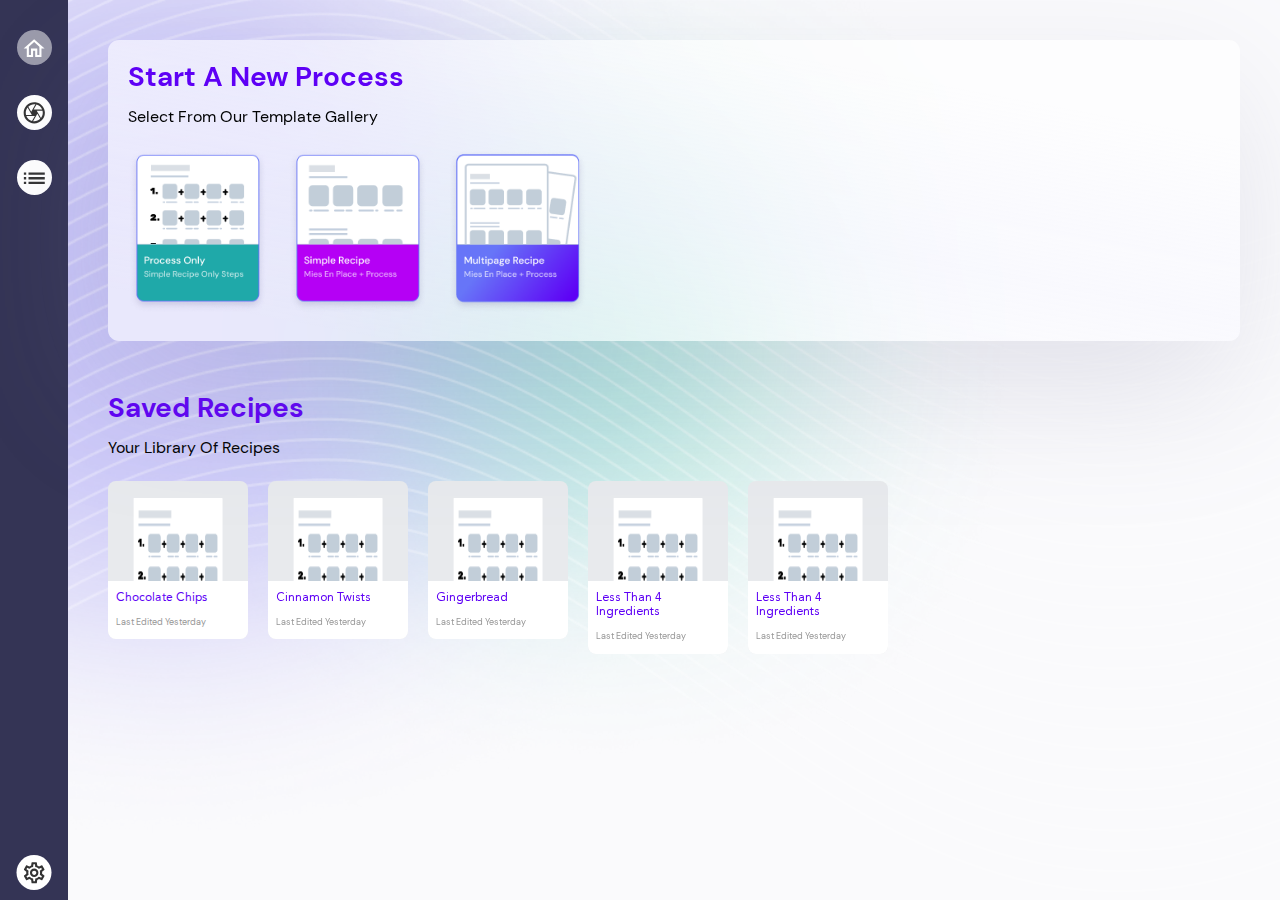
<file: src/index.html>
<!DOCTYPE html>
<html lang="en">
	<head>
		<meta charset="UTF-8" />
		<meta http-equiv="X-UA-Compatible" content="IE=edge" />
		<meta name="viewport" content="width=device-width, initial-scale=1.0" />
		<title>PTP Recipe Page 1</title>
		<link rel="stylesheet" href="css/bootstrap.css" />
		<link rel="stylesheet" href="fonts/stylesheet.css" />
		<link rel="stylesheet" href="css/style.css" />
	</head>
	<body class="dashboard">
		<main class="main element-page d-flex justify-content-start align-items-stretch">
			<div class="sidebar">
				<ul class="sidebar__list">
					<li class="sidebar__item">
						<a href="#" class="sidebar__link active">
							<span class="sidebar__icon">
								<svg class="icon">
									<use xlink:href="img/icons.svg#icon-nav-home"></use>
								</svg>
								<!-- <img src="img/sidebar-ico-active.png" alt="" /> -->
							</span>
							<!-- <span class="text">Templates</span> -->
						</a>
					</li>
					<li class="sidebar__item">
						<a href="#" class="sidebar__link">
							<span class="sidebar__icon">
								<svg class="icon">
									<use xlink:href="img/icons.svg#icon-nav-circle"></use>
								</svg>
							</span>
							<!-- <span class="text">Elements</span> -->
						</a>
					</li>
					<li class="sidebar__item">
						<a href="#" class="sidebar__link">
							<span class="sidebar__icon">
								<svg class="icon">
									<use xlink:href="img/icons.svg#icon-nav-list"></use>
								</svg>
							</span>
							<!-- <span class="text">Elements</span> -->
						</a>
					</li>

					<li class="sidebar__item btn-settings">
						<a href="#" class="sidebar__link">
							<span class="sidebar__icon">
								<svg class="icon">
									<use xlink:href="img/icons.svg#icon-nav-settings"></use>
								</svg>
							</span>
							<!-- <span class="text">Elements</span> -->
						</a>
					</li>
				</ul>
			</div>

			<div class="display">
				<div class="process mb-5">
					<h2 class="heading mb-1">Start a New Process</h2>
					<p class="text mb-2">Select from our Template Gallery</p>

					<div class="process__list">
						<figure class="process__item">
							<img src="img/dashboard-process-img-1-.png" alt="" />
						</figure>
						<figure class="process__item">
							<img src="img/dashboard-process-img-2.png" alt="" />
						</figure>
						<figure class="process__item">
							<img src="img/dashboard-process-img-3.png" alt="" />
						</figure>
					</div>
				</div>
				<div class="recipies">
					<h2 class="heading mb-1">Saved Recipes</h2>
					<p class="text mb-2">Your Library of Recipes</p>

					<div class="recipies__list">
						<div class="recipies__item">
							<figure class="recipies__img">
								<img src="img/template.png" alt="" />
							</figure>
							<div class="recipies__card">
								<h5 class="heading mb-1">Chocolate Chips</h5>
								<p class="text">Last Edited Yesterday</p>
							</div>
						</div>
						<div class="recipies__item">
							<figure class="recipies__img">
								<img src="img/template.png" alt="" />
							</figure>
							<div class="recipies__card">
								<h5 class="heading mb-1">Cinnamon Twists</h5>
								<p class="text">Last Edited Yesterday</p>
							</div>
						</div>
						<div class="recipies__item">
							<figure class="recipies__img">
								<img src="img/template.png" alt="" />
							</figure>
							<div class="recipies__card">
								<h5 class="heading mb-1">Gingerbread</h5>
								<p class="text">Last Edited Yesterday</p>
							</div>
						</div>
						<div class="recipies__item">
							<figure class="recipies__img">
								<img src="img/template.png" alt="" />
							</figure>
							<div class="recipies__card">
								<h5 class="heading mb-1">less than 4 ingredients</h5>
								<p class="text">Last Edited Yesterday</p>
							</div>
						</div>
						<div class="recipies__item">
							<figure class="recipies__img">
								<img src="img/template.png" alt="" />
							</figure>
							<div class="recipies__card">
								<h5 class="heading mb-1">less than 4 ingredients</h5>
								<p class="text">Last Edited Yesterday</p>
							</div>
						</div>
					</div>
				</div>
			</div>

			<div class="dash-popup popup">
				<div class="dash-overlay"></div>
				<div class="popup__container">
					<div class="popup__nav d-flex justify-content-between align-items-center">
						<div class="popup__icon">
							<svg class="icon icon-add-outline">
								<use xlink:href="./img/icons.svg#icon-add-outline"></use>
							</svg>
						</div>
						<h3 class="heading">New Recipe From Template</h3>

						<button class="btn-close-dash-poup btn">
							<svg class="icon icon-clear"><use xlink:href="./img/icons.svg#icon-clear"></use></svg>
						</button>
					</div>

					<form class="popup__form">
						<label class="label d-block" for="name">Recipe Name*</label>
						<input type="text" placeholder="Chocolate Chip Cookies" class="mb-3 input-name" />

						<div class="label mb-2">How Many Ingredients?</div>
						<div class="ingredients-card mb-2">
							<input type="radio" name="radio-1" id="radio-1" class="radio" />
							<label for="radio-1" class="label">1 - 2</label>
						</div>
						<div class="ingredients-card mb-2">
							<input type="radio" name="radio-2" id="radio-2" class="radio" />
							<label for="radio-2" class="label">6 - 10</label>
						</div>
						<div class="ingredients-card mb-2">
							<input type="radio" name="radio-3" id="radio-3" class="radio" />
							<label for="radio-3" class="label">8+</label>
						</div>

						<a
							href="index-2.html"
							class="btn btn-submit d-flex justify-content-center align-items-center w-100"
						>
							<span>Create recipe</span>
							<svg class="icon"><use xlink:href="./img/icons.svg#icon-arrow-right"></use></svg>
						</a>
					</form>
				</div>
			</div>
		</main>

		<!-- JavaScript Bundle with Popper -->
		<script
			src="https://cdn.jsdelivr.net/npm/bootstrap@5.2.0/dist/js/bootstrap.bundle.min.js"
			integrity="sha384-A3rJD856KowSb7dwlZdYEkO39Gagi7vIsF0jrRAoQmDKKtQBHUuLZ9AsSv4jD4Xa"
			crossorigin="anonymous"
		></script>
		<script src="js/dashboard.js"></script>
	</body>
</html>
</file>
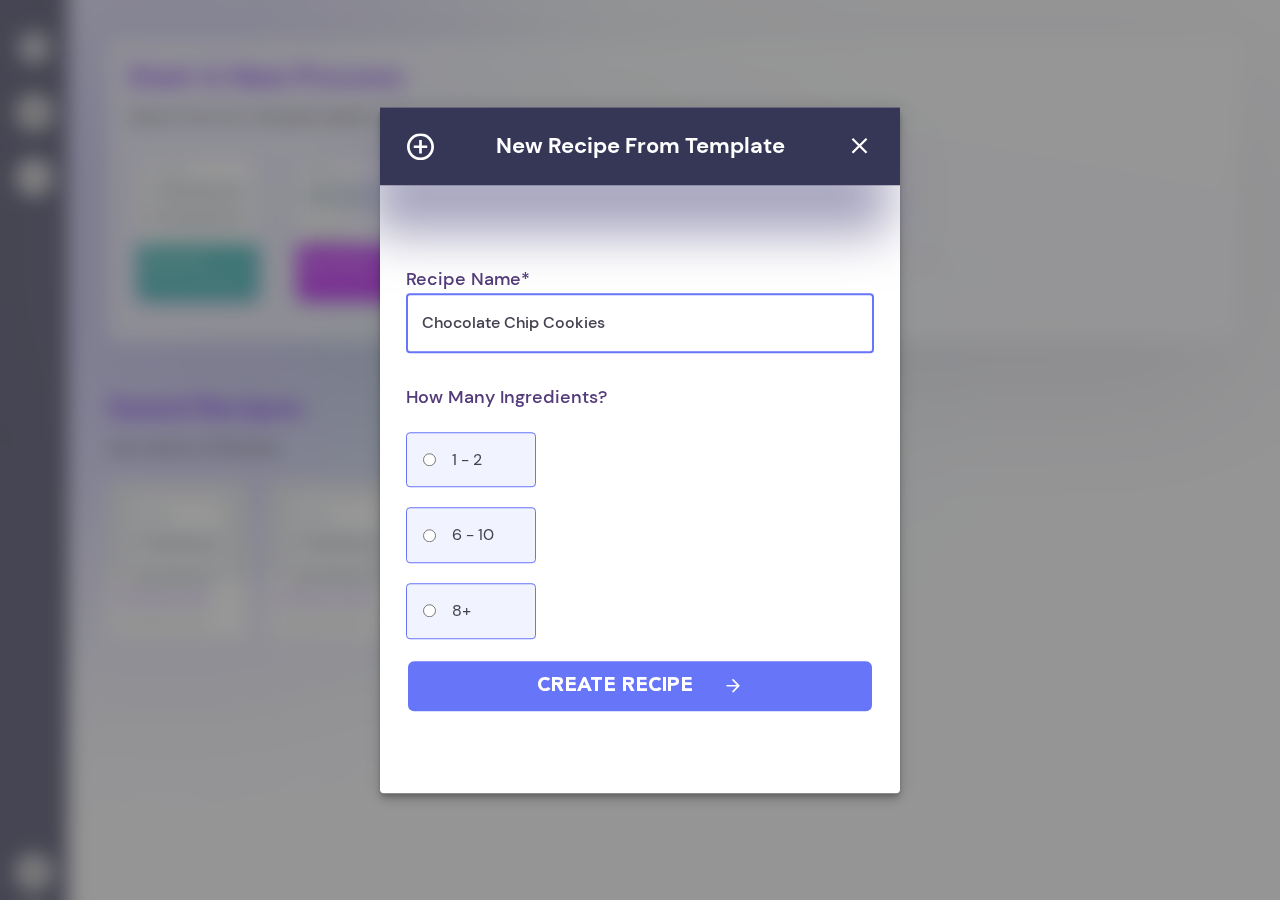
<file: src/index-1.html>
<!DOCTYPE html>
<html lang="en">
	<head>
		<meta charset="UTF-8" />
		<meta http-equiv="X-UA-Compatible" content="IE=edge" />
		<meta name="viewport" content="width=device-width, initial-scale=1.0" />
		<title>PTP Recipe Page 1</title>
		<link rel="stylesheet" href="css/bootstrap.css" />
		<link rel="stylesheet" href="fonts/stylesheet.css" />
		<link rel="stylesheet" href="css/style.css" />
	</head>
	<body class="dashboard">
		<main class="main element-page d-flex justify-content-start align-items-stretch">
			<!-- <div class="bg"></div> -->
			<div class="sidebar">
				<ul class="sidebar__list">
					<li class="sidebar__item">
						<a href="#" class="sidebar__link active">
							<span class="sidebar__icon">
								<svg class="icon">
									<use xlink:href="img/icons.svg#icon-nav-home"></use>
								</svg>
								<!-- <img src="img/sidebar-ico-active.png" alt="" /> -->
							</span>
							<!-- <span class="text">Templates</span> -->
						</a>
					</li>
					<li class="sidebar__item">
						<a href="#" class="sidebar__link">
							<span class="sidebar__icon">
								<svg class="icon">
									<use xlink:href="img/icons.svg#icon-nav-circle"></use>
								</svg>
							</span>
							<!-- <span class="text">Elements</span> -->
						</a>
					</li>
					<li class="sidebar__item">
						<a href="#" class="sidebar__link">
							<span class="sidebar__icon">
								<svg class="icon">
									<use xlink:href="img/icons.svg#icon-nav-list"></use>
								</svg>
							</span>
							<!-- <span class="text">Elements</span> -->
						</a>
					</li>

					<li class="sidebar__item btn-settings">
						<a href="#" class="sidebar__link">
							<span class="sidebar__icon">
								<svg class="icon">
									<use xlink:href="img/icons.svg#icon-nav-settings"></use>
								</svg>
							</span>
							<!-- <span class="text">Elements</span> -->
						</a>
					</li>
				</ul>
			</div>

			<div class="display">
				<div class="process mb-5">
					<h2 class="heading mb-1">Start a New Process</h2>
					<p class="text mb-2">Select from our Template Gallery</p>

					<div class="process__list">
						<figure class="process__item">
							<img src="img/dashboard-process-img-1-.png" alt="" />
						</figure>
						<figure class="process__item">
							<img src="img/dashboard-process-img-2.png" alt="" />
						</figure>
						<figure class="process__item">
							<img src="img/dashboard-process-img-3.png" alt="" />
						</figure>
					</div>
				</div>
				<div class="recipies">
					<h2 class="heading mb-1">Saved Recipes</h2>
					<p class="text mb-2">Your Library of Recipes</p>

					<div class="recipies__list">
						<div class="recipies__item">
							<figure class="recipies__img">
								<img src="img/template.png" alt="" />
							</figure>
							<div class="recipies__card">
								<h5 class="heading mb-1">Chocolate Chips</h5>
								<p class="text">Last Edited Yesterday</p>
							</div>
						</div>
						<div class="recipies__item">
							<figure class="recipies__img">
								<img src="img/template.png" alt="" />
							</figure>
							<div class="recipies__card">
								<h5 class="heading mb-1">Cinnamon Twists</h5>
								<p class="text">Last Edited Yesterday</p>
							</div>
						</div>
						<div class="recipies__item">
							<figure class="recipies__img">
								<img src="img/template.png" alt="" />
							</figure>
							<div class="recipies__card">
								<h5 class="heading mb-1">Gingerbread</h5>
								<p class="text">Last Edited Yesterday</p>
							</div>
						</div>
						<div class="recipies__item">
							<figure class="recipies__img">
								<img src="img/template.png" alt="" />
							</figure>
							<div class="recipies__card">
								<h5 class="heading mb-1">less than 4 ingredients</h5>
								<p class="text">Last Edited Yesterday</p>
							</div>
						</div>
						<div class="recipies__item">
							<figure class="recipies__img">
								<img src="img/template.png" alt="" />
							</figure>
							<div class="recipies__card">
								<h5 class="heading mb-1">less than 4 ingredients</h5>
								<p class="text">Last Edited Yesterday</p>
							</div>
						</div>
					</div>
				</div>
			</div>

			<div class="dash-popup popup show-dash-popup">
				<div class="dash-overlay"></div>
				<div class="popup__container">
					<div class="popup__nav d-flex justify-content-between align-items-center">
						<div class="popup__icon">
							<svg class="icon icon-add-outline">
								<use xlink:href="./img/icons.svg#icon-add-outline"></use>
							</svg>
						</div>
						<h3 class="heading">New Recipe From Template</h3>

						<button class="btn-close-dash-poup btn">
							<svg class="icon icon-clear"><use xlink:href="./img/icons.svg#icon-clear"></use></svg>
						</button>
					</div>

					<form class="popup__form">
						<label class="label d-block" for="name">Recipe Name*</label>
						<input type="text" placeholder="Chocolate Chip Cookies" class="mb-3 input-name" />

						<div class="label mb-2">How Many Ingredients?</div>
						<div class="ingredients-card mb-2">
							<input type="radio" name="radio-1" id="radio-1" class="radio" />
							<label for="radio-1" class="label">1 - 2</label>
						</div>
						<div class="ingredients-card mb-2">
							<input type="radio" name="radio-2" id="radio-2" class="radio" />
							<label for="radio-2" class="label">6 - 10</label>
						</div>
						<div class="ingredients-card mb-2">
							<input type="radio" name="radio-3" id="radio-3" class="radio" />
							<label for="radio-3" class="label">8+</label>
						</div>

						<a
							href="index-2.html"
							class="btn btn-submit d-flex justify-content-center align-items-center w-100"
						>
							<span>Create recipe</span>
							<svg class="icon"><use xlink:href="./img/icons.svg#icon-arrow-right"></use></svg>
						</a>
					</form>
				</div>
			</div>
		</main>

		<!-- JavaScript Bundle with Popper -->
		<script
			src="https://cdn.jsdelivr.net/npm/bootstrap@5.2.0/dist/js/bootstrap.bundle.min.js"
			integrity="sha384-A3rJD856KowSb7dwlZdYEkO39Gagi7vIsF0jrRAoQmDKKtQBHUuLZ9AsSv4jD4Xa"
			crossorigin="anonymous"
		></script>
		<script src="js/dashboard.js"></script>
	</body>
</html>
</file>
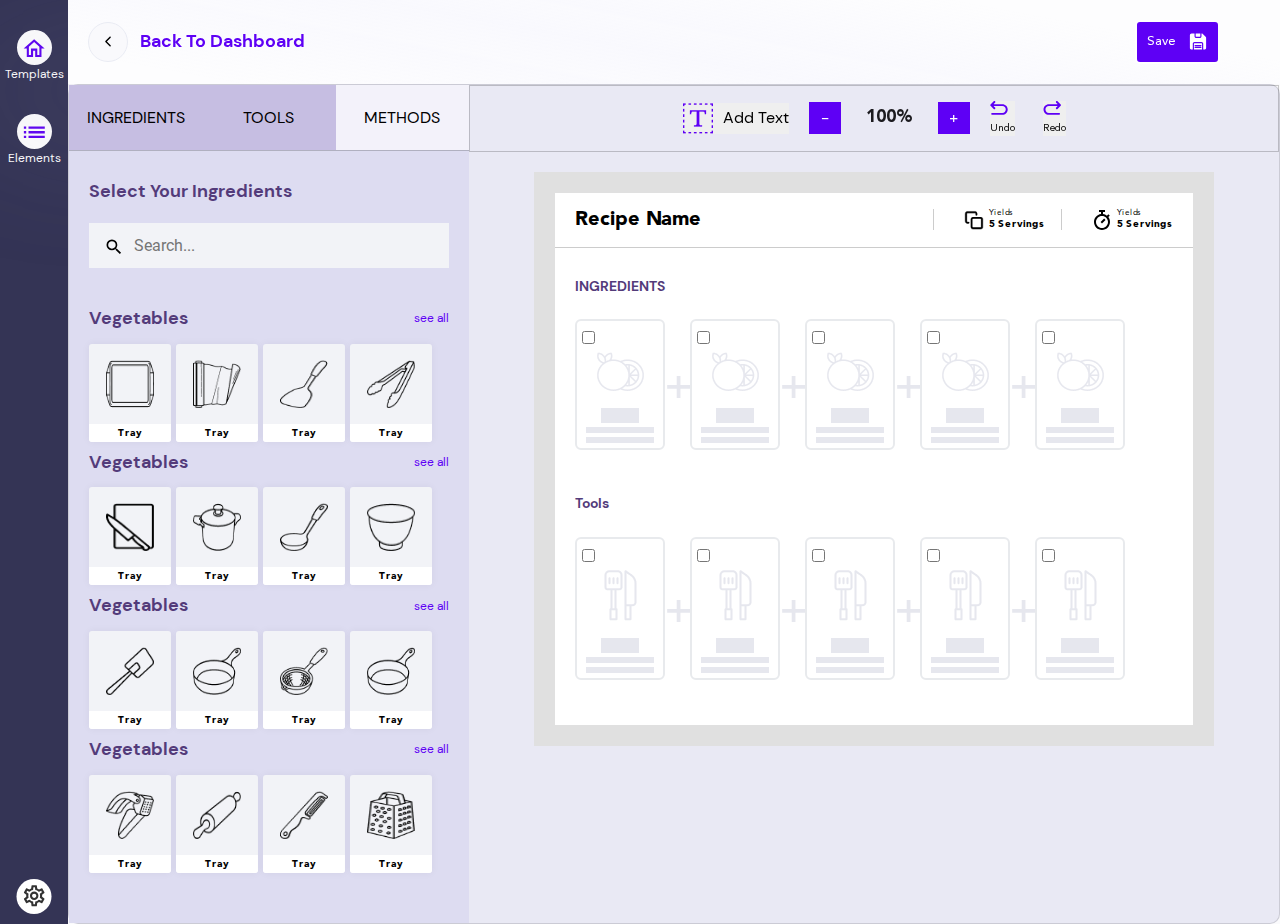
<file: src/index-10.html>
<!DOCTYPE html>
<html lang="en">
	<head>
		<meta charset="UTF-8" />
		<meta http-equiv="X-UA-Compatible" content="IE=edge" />
		<meta name="viewport" content="width=device-width, initial-scale=1.0" />
		<title>PTP Recipe Page 1</title>
		<link rel="stylesheet" href="css/bootstrap.css" />
		<link rel="stylesheet" href="fonts/stylesheet.css" />
		<link rel="stylesheet" href="css/style.css" />
	</head>
	<body>
		<main class="main element-page d-flex justify-content-start align-items-stretch">
			<div class="sidebar">
				<ul class="sidebar__list">
					<li class="sidebar__item">
						<a href="#" class="sidebar__link">
							<span class="sidebar__icon">
								<svg class="icon">
									<use xlink:href="img/icons.svg#icon-nav-home"></use>
								</svg>
							</span>
							<span class="text">Templates</span>
						</a>
					</li>
					<li class="sidebar__item">
						<a href="#" class="sidebar__link">
							<span class="sidebar__icon">
								<svg class="icon">
									<use xlink:href="img/icons.svg#icon-nav-list"></use>
								</svg>
							</span>
							<span class="text">Elements</span>
						</a>
					</li>

					<li class="sidebar__item btn-settings">
						<a href="#" class="sidebar__link">
							<span class="sidebar__icon">
								<svg class="icon icon-settings">
									<use xlink:href="img/icons.svg#icon-nav-settings"></use>
								</svg>
							</span>
						</a>
					</li>
				</ul>
			</div>

			<div class="display">
				<nav class="nav">
					<a href="#" class="back-btn">
						<span class="chevron">
							<svg class="icon">
								<use xlink:href="img/icons.svg#icon-chevron-left"></use>
							</svg>
						</span>
						<span class="bold text">Back to Dashboard</span>
					</a>

					<div class="sub-nav mb-2 d-none">
						<div class="percentege">
							<button class="btn-minus">-</button>
							<h5 class="heading">100%</h5>
							<button class="btn-plus">+</button>
						</div>
						<div class="cookies__btns">
							<button class="cookies__btn">
								<svg class="icon">
									<use xlink:href="img/icons.svg#icon-undo_ico"></use>
								</svg>
								<span>undo</span>
							</button>
							<button class="cookies__btn">
								<svg class="icon">
									<use xlink:href="img/icons.svg#icon-redo_ico"></use>
								</svg>
								<span>redo</span>
							</button>
						</div>
					</div>

					<div class="nav__btns mr-4">
						<button class="btn btn-save">
							<span>save</span>
							<svg class="icon">
								<use xlink:href="img/icons.svg#icon-save"></use>
							</svg>
						</button>
					</div>
				</nav>

				<div class="card">
					<div class="products">
						<div class="products__nav d-flex align-items-center justify-content-between mb-3">
							<button class="btn__products text-uppercase">Ingredients</button>
							<button class="btn__products text-uppercase">tools</button>
							<button class="btn__products text-uppercase active">methods</button>
						</div>

						<div class="products__content">
							<h4 class="heading mb-2">Select your ingredients</h4>
							<form action="#" class="products__form mb-4">
								<span class="search-icon">
									<svg class="icon">
										<use xlink:href="img/icons.svg#icon-search"></use>
									</svg>
								</span>
								<input type="text" placeholder="Search..." class="products__input" />
							</form>

							<div class="mbl-content">
								<div class="product-content">
									<div class="products__header">
										<!-- <h4 class="heading">Vegetables</h4> -->
										<ul class="list">
											<li class="item">
												<a href="#" class="link active">Vegetables</a>
											</li>
											<li class="item">
												<a href="#" class="link">protien</a>
											</li>
											<li class="item">
												<a href="#" class="link">fruites</a>
											</li>
											<li class="item">
												<a href="#" class="link">condiments</a>
											</li>
											<li class="item">
												<a href="#" class="link">dairy</a>
											</li>
										</ul>
									</div>
									<div class="products__list">
										<div class="products__item">
											<img src="img/img-1.png" alt="img 1" />
										</div>
										<div class="products__item">
											<img src="img/img-2.png" alt="img 2" />
										</div>
										<div class="products__item">
											<img src="img/img-3.png" alt="img 3" />
										</div>
										<div class="products__item">
											<img src="img/img-4.png" alt="img 4" />
										</div>
										<div class="products__item">
											<img src="img/img-1.png" alt="img 1" />
										</div>
									</div>
								</div>
							</div>

							<div class="product-content mb-1">
								<div class="products__header">
									<h4 class="heading">Vegetables</h4>
									<button class="btn-all">see all</button>
								</div>
								<div class="products__list">
									<div class="products__item">
										<figure class="products__img">
											<img src="img/img-1.png" alt="img 1" />
										</figure>
										<h5 class="heading center">Tray</h5>
									</div>
									<div class="products__item">
										<figure class="products__img">
											<img src="img/img-2.png" alt="img 2" />
										</figure>
										<h5 class="heading center">Tray</h5>
									</div>
									<div class="products__item">
										<figure class="products__img">
											<img src="img/img-3.png" alt="img 3" />
										</figure>
										<h5 class="heading center">Tray</h5>
									</div>
									<div class="products__item">
										<figure class="products__img">
											<img src="img/img-4.png" alt="img 4" />
										</figure>
										<h5 class="heading center">Tray</h5>
									</div>
								</div>
							</div>
							<div class="product-content mb-1">
								<div class="products__header">
									<h4 class="heading">Vegetables</h4>
									<button class="btn-all">see all</button>
								</div>
								<div class="products__list">
									<div class="products__item">
										<figure class="products__img">
											<img src="img/img-5.png" alt="img 5" />
										</figure>
										<h5 class="heading center">Tray</h5>
									</div>
									<div class="products__item">
										<figure class="products__img">
											<img src="img/img-6.png" alt="img 6" />
										</figure>
										<h5 class="heading center">Tray</h5>
									</div>
									<div class="products__item">
										<figure class="products__img">
											<img src="img/img-7.png" alt="img 7" />
										</figure>
										<h5 class="heading center">Tray</h5>
									</div>
									<div class="products__item">
										<figure class="products__img">
											<img src="img/img-8.png" alt="img 8" />
										</figure>
										<h5 class="heading center">Tray</h5>
									</div>
								</div>
							</div>
							<div class="product-content mb-1">
								<div class="products__header">
									<h4 class="heading">Vegetables</h4>
									<button class="btn-all">see all</button>
								</div>
								<div class="products__list">
									<div class="products__item">
										<figure class="products__img">
											<img src="img/img-9.png" alt="img 1" />
										</figure>
										<h5 class="heading center">Tray</h5>
									</div>
									<div class="products__item">
										<figure class="products__img">
											<img src="img/img-10.png" alt="img 2" />
										</figure>
										<h5 class="heading center">Tray</h5>
									</div>
									<div class="products__item">
										<figure class="products__img">
											<img src="img/img-11.png" alt="img 11" />
										</figure>
										<h5 class="heading center">Tray</h5>
									</div>
									<div class="products__item">
										<figure class="products__img">
											<img src="img/img-12.png" alt="img 12" />
										</figure>
										<h5 class="heading center">Tray</h5>
									</div>
								</div>
							</div>
							<div class="product-content">
								<div class="products__header">
									<h4 class="heading">Vegetables</h4>
									<button class="btn-all">see all</button>
								</div>
								<div class="products__list">
									<div class="products__item">
										<figure class="products__img">
											<img src="img/img-13.png" alt="img 13" />
										</figure>
										<h5 class="heading center">Tray</h5>
									</div>
									<div class="products__item">
										<figure class="products__img">
											<img src="img/img-14.png" alt="img 14" />
										</figure>
										<h5 class="heading center">Tray</h5>
									</div>
									<div class="products__item">
										<figure class="products__img">
											<img src="img/img-15.png" alt="img 15" />
										</figure>
										<h5 class="heading center">Tray</h5>
									</div>
									<div class="products__item">
										<figure class="products__img">
											<img src="img/img-16.png" alt="img 16" />
										</figure>
										<h5 class="heading center">Tray</h5>
									</div>
								</div>
							</div>
						</div>
					</div>

					<div class="cookies">
						<div class="sub-nav mb-2">
							<button class="cookies__btn d-flex align-items-center mr-2">
								<img src="img/add-text-ico.png" alt="" class="mr-1" />
								<span>add text</span>
							</button>
							<div class="percentege mr-2">
								<button class="btn-minus">-</button>
								<h5 class="heading">100%</h5>
								<button class="btn-plus">+</button>
							</div>
							<div class="cookies__btns">
								<button class="cookies__btn">
									<svg class="icon">
										<use xlink:href="img/icons.svg#icon-undo_ico"></use>
									</svg>
									<span>undo</span>
								</button>
								<button class="cookies__btn">
									<svg class="icon">
										<use xlink:href="img/icons.svg#icon-redo_ico"></use>
									</svg>
									<span>redo</span>
								</button>
							</div>
						</div>

						<div class="cookies__card">
							<div class="cookies__nav mb-3">
								<h3 class="heading font-avenir bold">recipe name</h3>
								<div class="right">
									<div class="servings">
										<img src="img/servings-ico.png" class="icon" alt="" />
										<div class="details">
											<h6 class="heading">Yields</h6>
											<h5 class="heading bold">5 Servings</h5>
										</div>
									</div>
									<div class="servings">
										<svg class="icon">
											<use xlink:href="img/icons.svg#icon-timer"></use>
										</svg>
										<div class="details">
											<h6 class="heading">Yields</h6>
											<h5 class="heading bold">5 Servings</h5>
										</div>
									</div>
								</div>
							</div>

							<h4 class="heading text-uppercase mb-1">INGREDIENTS</h4>
							<div class="cookies__list mb-3">
								<div class="cookies__item demo">
									<input type="checkbox" class="input" />
									<figure class="cookies__img mb-1 center">
										<img src="img/demo-img.png" alt="" />
									</figure>
									<div class="demo__h1"></div>
									<div class="demo__p"></div>
									<div class="demo__p"></div>
									<!-- <div class="cookies__name center font-roboto">1 TBSP</div>
									<div class="cookies__title center font-roboto">Yukon Gold Potatoes</div>
									<div class="cookies__desc center font-roboto">Peel & Cut in Quarters</div> -->
								</div>
								<div class="cookies__item demo">
									<input type="checkbox" class="input" />
									<figure class="cookies__img mb-1 center">
										<img src="img/demo-img.png" alt="" />
									</figure>
									<div class="demo__h1"></div>
									<div class="demo__p"></div>
									<div class="demo__p"></div>
									<!-- <div class="cookies__name center font-roboto">1 TBSP</div>
									<div class="cookies__title center font-roboto">Yukon Gold Potatoes</div>
									<div class="cookies__desc center font-roboto">Peel & Cut in Quarters</div> -->
								</div>
								<div class="cookies__item demo">
									<input type="checkbox" class="input" />
									<figure class="cookies__img mb-1 center">
										<img src="img/demo-img.png" alt="" />
									</figure>
									<div class="demo__h1"></div>
									<div class="demo__p"></div>
									<div class="demo__p"></div>
									<!-- <div class="cookies__name center font-roboto">1 TBSP</div>
									<div class="cookies__title center font-roboto">Yukon Gold Potatoes</div>
									<div class="cookies__desc center font-roboto">Peel & Cut in Quarters</div> -->
								</div>
								<div class="cookies__item demo">
									<input type="checkbox" class="input" />
									<figure class="cookies__img mb-1 center">
										<img src="img/demo-img.png" alt="" />
									</figure>
									<div class="demo__h1"></div>
									<div class="demo__p"></div>
									<div class="demo__p"></div>
									<!-- <div class="cookies__name center font-roboto">1 TBSP</div>
									<div class="cookies__title center font-roboto">Yukon Gold Potatoes</div>
									<div class="cookies__desc center font-roboto">Peel & Cut in Quarters</div> -->
								</div>
								<div class="cookies__item demo">
									<input type="checkbox" class="input" />
									<figure class="cookies__img mb-1 center">
										<img src="img/demo-img.png" alt="" />
									</figure>
									<div class="demo__h1"></div>
									<div class="demo__p"></div>
									<div class="demo__p"></div>
									<!-- <div class="cookies__name center font-roboto">1 TBSP</div>
									<div class="cookies__title center font-roboto">Yukon Gold Potatoes</div>
									<div class="cookies__desc center font-roboto">Peel & Cut in Quarters</div> -->
								</div>
							</div>
							<h4
								class="heading text-uppercase mb-1 d-flex justify-content-between align-items-center mr-2"
							>
								<span>tools</span>
							</h4>
							<div class="cookies__list mb-3">
								<div class="cookies__item demo">
									<input type="checkbox" class="input" />
									<figure class="cookies__img mb-1 center">
										<img src="img/demo-img-2.png" alt="" />
									</figure>
									<div class="demo__h1"></div>
									<div class="demo__p"></div>
									<div class="demo__p"></div>
									<!-- <div class="cookies__name center font-roboto">1 TBSP</div>
									<div class="cookies__title center font-roboto">Yukon Gold Potatoes</div>
									<div class="cookies__desc center font-roboto">Peel & Cut in Quarters</div> -->
								</div>
								<div class="cookies__item demo">
									<input type="checkbox" class="input" />
									<figure class="cookies__img mb-1 center">
										<img src="img/demo-img-2.png" alt="" />
									</figure>
									<div class="demo__h1"></div>
									<div class="demo__p"></div>
									<div class="demo__p"></div>
									<!-- <div class="cookies__name center font-roboto">1 TBSP</div>
									<div class="cookies__title center font-roboto">Yukon Gold Potatoes</div>
									<div class="cookies__desc center font-roboto">Peel & Cut in Quarters</div> -->
								</div>
								<div class="cookies__item demo">
									<input type="checkbox" class="input" />
									<figure class="cookies__img mb-1 center">
										<img src="img/demo-img-2.png" alt="" />
									</figure>
									<div class="demo__h1"></div>
									<div class="demo__p"></div>
									<div class="demo__p"></div>
									<!-- <div class="cookies__name center font-roboto">1 TBSP</div>
									<div class="cookies__title center font-roboto">Yukon Gold Potatoes</div>
									<div class="cookies__desc center font-roboto">Peel & Cut in Quarters</div> -->
								</div>
								<div class="cookies__item demo">
									<input type="checkbox" class="input" />
									<figure class="cookies__img mb-1 center">
										<img src="img/demo-img-2.png" alt="" />
									</figure>
									<div class="demo__h1"></div>
									<div class="demo__p"></div>
									<div class="demo__p"></div>
									<!-- <div class="cookies__name center font-roboto">1 TBSP</div>
									<div class="cookies__title center font-roboto">Yukon Gold Potatoes</div>
									<div class="cookies__desc center font-roboto">Peel & Cut in Quarters</div> -->
								</div>
								<div class="cookies__item demo">
									<input type="checkbox" class="input" />
									<figure class="cookies__img mb-1 center">
										<img src="img/demo-img-2.png" alt="" />
									</figure>
									<div class="demo__h1"></div>
									<div class="demo__p"></div>
									<div class="demo__p"></div>
									<!-- <div class="cookies__name center font-roboto">1 TBSP</div>
									<div class="cookies__title center font-roboto">Yukon Gold Potatoes</div>
									<div class="cookies__desc center font-roboto">Peel & Cut in Quarters</div> -->
								</div>
							</div>
						</div>
					</div>
				</div>
			</div>
		</main>

		<!-- JavaScript Bundle with Popper -->
		<script
			src="https://cdn.jsdelivr.net/npm/bootstrap@5.2.0/dist/js/bootstrap.bundle.min.js"
			integrity="sha384-A3rJD856KowSb7dwlZdYEkO39Gagi7vIsF0jrRAoQmDKKtQBHUuLZ9AsSv4jD4Xa"
			crossorigin="anonymous"
		></script>
	</body>
</html>
</file>
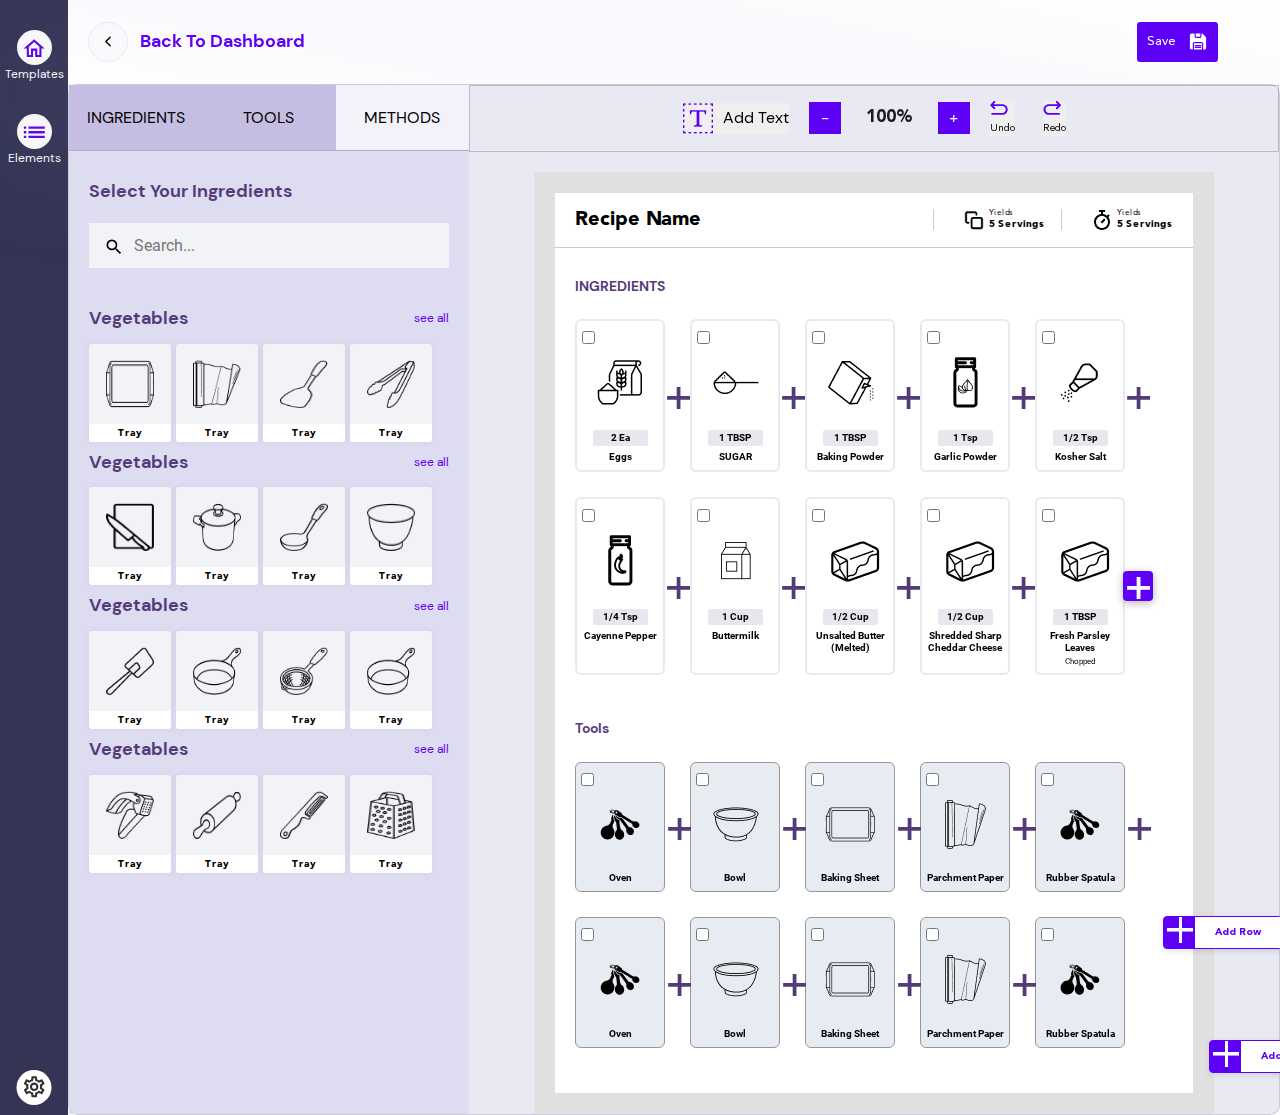
<file: src/index-11.html>
<!DOCTYPE html>
<html lang="en">
	<head>
		<meta charset="UTF-8" />
		<meta http-equiv="X-UA-Compatible" content="IE=edge" />
		<meta name="viewport" content="width=device-width, initial-scale=1.0" />
		<title>PTP Recipe Page 1</title>
		<link rel="stylesheet" href="css/bootstrap.css" />
		<link rel="stylesheet" href="fonts/stylesheet.css" />
		<link rel="stylesheet" href="css/style.css" />
	</head>
	<body class="page-11">
		<main class="main element-page d-flex justify-content-start align-items-stretch">
			<div class="sidebar">
				<ul class="sidebar__list">
					<li class="sidebar__item">
						<a href="#" class="sidebar__link">
							<span class="sidebar__icon">
								<svg class="icon">
									<use xlink:href="img/icons.svg#icon-nav-home"></use>
								</svg>
							</span>
							<span class="text">Templates</span>
						</a>
					</li>
					<li class="sidebar__item">
						<a href="#" class="sidebar__link">
							<span class="sidebar__icon">
								<svg class="icon">
									<use xlink:href="img/icons.svg#icon-nav-list"></use>
								</svg>
							</span>
							<span class="text">Elements</span>
						</a>
					</li>

					<li class="sidebar__item btn-settings">
						<a href="#" class="sidebar__link">
							<span class="sidebar__icon">
								<svg class="icon icon-settings">
									<use xlink:href="img/icons.svg#icon-nav-settings"></use>
								</svg>
							</span>
						</a>
					</li>
				</ul>
			</div>

			<div class="display">
				<nav class="nav">
					<a href="#" class="back-btn">
						<span class="chevron">
							<svg class="icon">
								<use xlink:href="img/icons.svg#icon-chevron-left"></use>
							</svg>
						</span>
						<span class="bold text">Back to Dashboard</span>
					</a>

					<div class="sub-nav mb-2 d-none">
						<div class="percentege">
							<button class="btn-minus">-</button>
							<h5 class="heading">100%</h5>
							<button class="btn-plus">+</button>
						</div>
						<div class="cookies__btns">
							<button class="cookies__btn">
								<svg class="icon">
									<use xlink:href="img/icons.svg#icon-undo_ico"></use>
								</svg>
								<span>undo</span>
							</button>
							<button class="cookies__btn">
								<svg class="icon">
									<use xlink:href="img/icons.svg#icon-redo_ico"></use>
								</svg>
								<span>redo</span>
							</button>
						</div>
					</div>

					<div class="nav__btns mr-4">
						<button class="btn btn-save">
							<span>save</span>
							<svg class="icon">
								<use xlink:href="img/icons.svg#icon-save"></use>
							</svg>
						</button>
					</div>
				</nav>

				<div class="card">
					<div class="products">
						<div class="products__nav d-flex align-items-center justify-content-between mb-3">
							<button class="btn__products text-uppercase">Ingredients</button>
							<button class="btn__products text-uppercase">tools</button>
							<button class="btn__products text-uppercase active">methods</button>
						</div>

						<div class="products__content">
							<h4 class="heading mb-2">Select your ingredients</h4>
							<form action="#" class="products__form mb-4">
								<span class="search-icon">
									<svg class="icon">
										<use xlink:href="img/icons.svg#icon-search"></use>
									</svg>
								</span>
								<input type="text" placeholder="Search..." class="products__input" />
							</form>

							<div class="mbl-content">
								<div class="product-content">
									<div class="products__header">
										<!-- <h4 class="heading">Vegetables</h4> -->
										<ul class="list">
											<li class="item">
												<a href="#" class="link active">Vegetables</a>
											</li>
											<li class="item">
												<a href="#" class="link">protien</a>
											</li>
											<li class="item">
												<a href="#" class="link">fruites</a>
											</li>
											<li class="item">
												<a href="#" class="link">condiments</a>
											</li>
											<li class="item">
												<a href="#" class="link">dairy</a>
											</li>
										</ul>
									</div>
									<div class="products__list">
										<div class="products__item">
											<img src="img/img-1.png" alt="img 1" />
										</div>
										<div class="products__item">
											<img src="img/img-2.png" alt="img 2" />
										</div>
										<div class="products__item">
											<img src="img/img-3.png" alt="img 3" />
										</div>
										<div class="products__item">
											<img src="img/img-4.png" alt="img 4" />
										</div>
										<div class="products__item">
											<img src="img/img-1.png" alt="img 1" />
										</div>
									</div>
								</div>
							</div>

							<div class="product-content mb-1">
								<div class="products__header">
									<h4 class="heading">Vegetables</h4>
									<button class="btn-all">see all</button>
								</div>
								<div class="products__list">
									<div class="products__item">
										<figure class="products__img">
											<img src="img/img-1.png" alt="img 1" />
										</figure>
										<h5 class="heading center">Tray</h5>
									</div>
									<div class="products__item">
										<figure class="products__img">
											<img src="img/img-2.png" alt="img 2" />
										</figure>
										<h5 class="heading center">Tray</h5>
									</div>
									<div class="products__item">
										<figure class="products__img">
											<img src="img/img-3.png" alt="img 3" />
										</figure>
										<h5 class="heading center">Tray</h5>
									</div>
									<div class="products__item">
										<figure class="products__img">
											<img src="img/img-4.png" alt="img 4" />
										</figure>
										<h5 class="heading center">Tray</h5>
									</div>
								</div>
							</div>
							<div class="product-content mb-1">
								<div class="products__header">
									<h4 class="heading">Vegetables</h4>
									<button class="btn-all">see all</button>
								</div>
								<div class="products__list">
									<div class="products__item">
										<figure class="products__img">
											<img src="img/img-5.png" alt="img 5" />
										</figure>
										<h5 class="heading center">Tray</h5>
									</div>
									<div class="products__item">
										<figure class="products__img">
											<img src="img/img-6.png" alt="img 6" />
										</figure>
										<h5 class="heading center">Tray</h5>
									</div>
									<div class="products__item">
										<figure class="products__img">
											<img src="img/img-7.png" alt="img 7" />
										</figure>
										<h5 class="heading center">Tray</h5>
									</div>
									<div class="products__item">
										<figure class="products__img">
											<img src="img/img-8.png" alt="img 8" />
										</figure>
										<h5 class="heading center">Tray</h5>
									</div>
								</div>
							</div>
							<div class="product-content mb-1">
								<div class="products__header">
									<h4 class="heading">Vegetables</h4>
									<button class="btn-all">see all</button>
								</div>
								<div class="products__list">
									<div class="products__item">
										<figure class="products__img">
											<img src="img/img-9.png" alt="img 1" />
										</figure>
										<h5 class="heading center">Tray</h5>
									</div>
									<div class="products__item">
										<figure class="products__img">
											<img src="img/img-10.png" alt="img 2" />
										</figure>
										<h5 class="heading center">Tray</h5>
									</div>
									<div class="products__item">
										<figure class="products__img">
											<img src="img/img-11.png" alt="img 11" />
										</figure>
										<h5 class="heading center">Tray</h5>
									</div>
									<div class="products__item">
										<figure class="products__img">
											<img src="img/img-12.png" alt="img 12" />
										</figure>
										<h5 class="heading center">Tray</h5>
									</div>
								</div>
							</div>
							<div class="product-content">
								<div class="products__header">
									<h4 class="heading">Vegetables</h4>
									<button class="btn-all">see all</button>
								</div>
								<div class="products__list">
									<div class="products__item">
										<figure class="products__img">
											<img src="img/img-13.png" alt="img 13" />
										</figure>
										<h5 class="heading center">Tray</h5>
									</div>
									<div class="products__item">
										<figure class="products__img">
											<img src="img/img-14.png" alt="img 14" />
										</figure>
										<h5 class="heading center">Tray</h5>
									</div>
									<div class="products__item">
										<figure class="products__img">
											<img src="img/img-15.png" alt="img 15" />
										</figure>
										<h5 class="heading center">Tray</h5>
									</div>
									<div class="products__item">
										<figure class="products__img">
											<img src="img/img-16.png" alt="img 16" />
										</figure>
										<h5 class="heading center">Tray</h5>
									</div>
								</div>
							</div>
						</div>
					</div>

					<div class="cookies">
						<div class="sub-nav mb-2">
							<button class="cookies__btn d-flex align-items-center mr-2">
								<img src="img/add-text-ico.png" alt="" class="mr-1" />
								<span>add text</span>
							</button>
							<div class="percentege mr-2">
								<button class="btn-minus">-</button>
								<h5 class="heading">100%</h5>
								<button class="btn-plus">+</button>
							</div>
							<div class="cookies__btns">
								<button class="cookies__btn">
									<svg class="icon">
										<use xlink:href="img/icons.svg#icon-undo_ico"></use>
									</svg>
									<span>undo</span>
								</button>
								<button class="cookies__btn">
									<svg class="icon">
										<use xlink:href="img/icons.svg#icon-redo_ico"></use>
									</svg>
									<span>redo</span>
								</button>
							</div>
						</div>

						<div class="cookies__card">
							<div class="cookies__nav mb-3">
								<h3 class="heading font-avenir bold">recipe name</h3>
								<div class="right">
									<div class="servings">
										<img src="img/servings-ico.png" class="icon" alt="" />
										<div class="details">
											<h6 class="heading">Yields</h6>
											<h5 class="heading bold">5 Servings</h5>
										</div>
									</div>
									<div class="servings">
										<svg class="icon">
											<use xlink:href="img/icons.svg#icon-timer"></use>
										</svg>
										<div class="details">
											<h6 class="heading">Yields</h6>
											<h5 class="heading bold">5 Servings</h5>
										</div>
									</div>
								</div>
							</div>

							<h4 class="heading text-uppercase mb-1">INGREDIENTS</h4>
							<div class="cookies__list ingredients mb-3">
								<div class="cookies__item">
									<input type="checkbox" class="input" />
									<figure class="cookies__img mb-1 center">
										<img src="img/ingrediants-img-1.png" alt="" />
									</figure>
									<div class="cookies__name center font-roboto">2 ea</div>
									<div class="cookies__title center font-roboto">Eggs</div>
									<!-- <div class="cookies__desc center font-roboto">Peel & Cut in Quarters</div> -->
								</div>
								<div class="cookies__item">
									<input type="checkbox" class="input" />
									<figure class="cookies__img mb-1 center">
										<img src="img/ingrediants-img-2.png" alt="" />
									</figure>
									<div class="cookies__name center font-roboto">1 TBSP</div>
									<div class="cookies__title center font-roboto">SUGAR</div>
									<!-- <div class="cookies__desc center font-roboto">Peel & Cut in Quarters</div> -->
								</div>
								<div class="cookies__item">
									<input type="checkbox" class="input" />
									<figure class="cookies__img mb-1 center">
										<img src="img/ingrediants-img-3.png" alt="" />
									</figure>
									<div class="cookies__name center font-roboto">1 TBSP</div>
									<div class="cookies__title center font-roboto">Baking Powder</div>
									<!-- <div class="cookies__desc center font-roboto">Peel & Cut in Quarters</div> -->
								</div>
								<div class="cookies__item">
									<input type="checkbox" class="input" />
									<figure class="cookies__img mb-1 center">
										<img src="img/ingrediants-img-4.png" alt="" />
									</figure>
									<div class="cookies__name center font-roboto">1 tsp</div>
									<div class="cookies__title center font-roboto">Garlic Powder</div>
									<!-- <div class="cookies__desc center font-roboto">Peel & Cut in Quarters</div> -->
								</div>
								<div class="cookies__item">
									<input type="checkbox" class="input" />
									<figure class="cookies__img mb-1 center">
										<img src="img/ingrediants-img-5.png" alt="" />
									</figure>
									<div class="cookies__name center font-roboto">1/2 tsp</div>
									<div class="cookies__title center font-roboto">Kosher Salt</div>
									<!-- <div class="cookies__desc center font-roboto">Peel & Cut in Quarters</div> -->
								</div>
								<div class="cookies__item">
									<input type="checkbox" class="input" />
									<figure class="cookies__img mb-1 center">
										<img src="img/ingrediants-img-6.png" alt="" />
									</figure>
									<div class="cookies__name center font-roboto">1/4 tsp</div>
									<div class="cookies__title center font-roboto">Cayenne Pepper</div>
									<!-- <div class="cookies__desc center font-roboto">Peel & Cut in Quarters</div> -->
								</div>
								<div class="cookies__item">
									<input type="checkbox" class="input" />
									<figure class="cookies__img mb-1 center">
										<img src="img/ingrediants-img-7.png" alt="" />
									</figure>
									<div class="cookies__name center font-roboto">1 cup</div>
									<div class="cookies__title center font-roboto">Buttermilk</div>
									<!-- <div class="cookies__desc center font-roboto">Peel & Cut in Quarters</div> -->
								</div>
								<div class="cookies__item">
									<input type="checkbox" class="input" />
									<figure class="cookies__img mb-1 center">
										<img src="img/ingrediants-img-8.png" alt="" />
									</figure>
									<div class="cookies__name center font-roboto">1/2 cup</div>
									<div class="cookies__title center font-roboto">Unsalted Butter (melted)</div>
									<!-- <div class="cookies__desc center font-roboto">Peel & Cut in Quarters</div> -->
								</div>
								<div class="cookies__item">
									<input type="checkbox" class="input" />
									<figure class="cookies__img mb-1 center">
										<img src="img/ingrediants-img-8.png" alt="" />
									</figure>
									<div class="cookies__name center font-roboto">1/2 cup</div>
									<div class="cookies__title center font-roboto">Shredded sharp cheddar cheese</div>
									<!-- <div class="cookies__desc center font-roboto">Peel & Cut in Quarters</div> -->
								</div>
								<div class="cookies__item">
									<input type="checkbox" class="input" />
									<figure class="cookies__img mb-1 center">
										<img src="img/ingrediants-img-8.png" alt="" />
									</figure>
									<div class="cookies__name center font-roboto">1 TBSP</div>
									<div class="cookies__title center font-roboto">Fresh Parsley leaves</div>
									<div class="cookies__desc center font-roboto">Chopped</div>
								</div>
							</div>
							<h4
								class="heading text-uppercase mb-1 d-flex justify-content-between align-items-center mr-2"
							>
								<span>tools</span>
							</h4>
							<div class="cookies__list mb-3 tools">
								<div class="cookies__item">
									<input type="checkbox" class="input" />
									<figure class="cookies__img mb-1 center">
										<img src="img/tools-img-1.png" alt="" />
									</figure>
									<!-- <div class="cookies__name center font-roboto">1 TBSP</div> -->
									<div class="cookies__title center font-roboto">Oven</div>
									<!-- <div class="cookies__desc center font-roboto">Peel & Cut in Quarters</div> -->
								</div>
								<div class="cookies__item">
									<input type="checkbox" class="input" />
									<figure class="cookies__img mb-1 center">
										<img src="img/tools-img-2.png" alt="" />
									</figure>
									<!-- <div class="cookies__name center font-roboto">1 TBSP</div> -->
									<div class="cookies__title center font-roboto">Bowl</div>
									<!-- <div class="cookies__desc center font-roboto">Peel & Cut in Quarters</div> -->
								</div>
								<div class="cookies__item">
									<input type="checkbox" class="input" />
									<figure class="cookies__img mb-1 center">
										<img src="img/tools-img-3.png" alt="" />
									</figure>
									<!-- <div class="cookies__name center font-roboto">1 TBSP</div> -->
									<div class="cookies__title center font-roboto">Baking Sheet</div>
									<!-- <div class="cookies__desc center font-roboto">Peel & Cut in Quarters</div> -->
								</div>
								<div class="cookies__item">
									<input type="checkbox" class="input" />
									<figure class="cookies__img mb-1 center">
										<img src="img/tools-img-4.png" alt="" />
									</figure>
									<!-- <div class="cookies__name center font-roboto">1 TBSP</div> -->
									<div class="cookies__title center font-roboto">Parchment Paper</div>
									<!-- <div class="cookies__desc center font-roboto">Peel & Cut in Quarters</div> -->
								</div>
								<div class="cookies__item">
									<input type="checkbox" class="input" />
									<figure class="cookies__img mb-1 center">
										<img src="img/tools-img-5.png" alt="" />
									</figure>
									<!-- <div class="cookies__name center font-roboto">1 TBSP</div> -->
									<div class="cookies__title center font-roboto">Rubber Spatula</div>
									<!-- <div class="cookies__desc center font-roboto">Peel & Cut in Quarters</div> -->
								</div>
								<div class="cookies__item">
									<input type="checkbox" class="input" />
									<figure class="cookies__img mb-1 center">
										<img src="img/tools-img-1.png" alt="" />
									</figure>
									<!-- <div class="cookies__name center font-roboto">1 TBSP</div> -->
									<div class="cookies__title center font-roboto">Oven</div>
									<!-- <div class="cookies__desc center font-roboto">Peel & Cut in Quarters</div> -->
								</div>
								<div class="cookies__item">
									<input type="checkbox" class="input" />
									<figure class="cookies__img mb-1 center">
										<img src="img/tools-img-2.png" alt="" />
									</figure>
									<!-- <div class="cookies__name center font-roboto">1 TBSP</div> -->
									<div class="cookies__title center font-roboto">Bowl</div>
									<!-- <div class="cookies__desc center font-roboto">Peel & Cut in Quarters</div> -->
								</div>
								<div class="cookies__item">
									<input type="checkbox" class="input" />
									<figure class="cookies__img mb-1 center">
										<img src="img/tools-img-3.png" alt="" />
									</figure>
									<!-- <div class="cookies__name center font-roboto">1 TBSP</div> -->
									<div class="cookies__title center font-roboto">Baking Sheet</div>
									<!-- <div class="cookies__desc center font-roboto">Peel & Cut in Quarters</div> -->
								</div>
								<div class="cookies__item">
									<input type="checkbox" class="input" />
									<figure class="cookies__img mb-1 center">
										<img src="img/tools-img-4.png" alt="" />
									</figure>
									<!-- <div class="cookies__name center font-roboto">1 TBSP</div> -->
									<div class="cookies__title center font-roboto">Parchment Paper</div>
									<!-- <div class="cookies__desc center font-roboto">Peel & Cut in Quarters</div> -->
								</div>
								<div class="cookies__item">
									<input type="checkbox" class="input" />
									<figure class="cookies__img mb-1 center">
										<img src="img/tools-img-5.png" alt="" />
									</figure>
									<!-- <div class="cookies__name center font-roboto">1 TBSP</div> -->
									<div class="cookies__title center font-roboto">Rubber Spatula</div>
									<!-- <div class="cookies__desc center font-roboto">Peel & Cut in Quarters</div> -->
								</div>
							</div>
							<button class="btn btn-add-row">
								<span class="icon">+</span>
								<span class="text"> Add row</span>
							</button>
							<button class="btn btn-add-row btn-add-page">
								<span class="icon">+</span>
								<span class="text"> Add page</span>
							</button>
						</div>
					</div>
				</div>
			</div>
		</main>

		<!-- JavaScript Bundle with Popper -->
		<script
			src="https://cdn.jsdelivr.net/npm/bootstrap@5.2.0/dist/js/bootstrap.bundle.min.js"
			integrity="sha384-A3rJD856KowSb7dwlZdYEkO39Gagi7vIsF0jrRAoQmDKKtQBHUuLZ9AsSv4jD4Xa"
			crossorigin="anonymous"
		></script>
	</body>
</html>
</file>
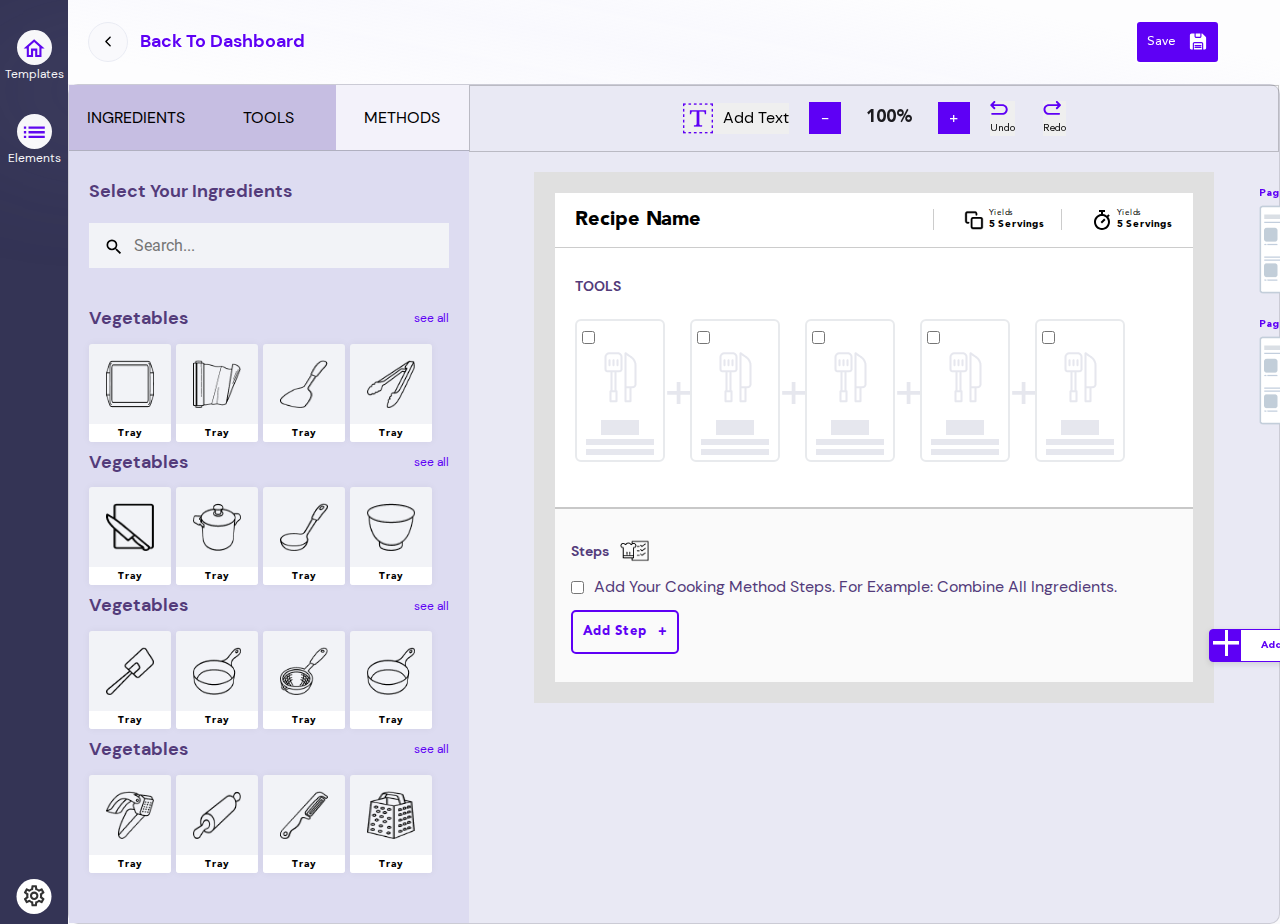
<file: src/index-12.html>
<!DOCTYPE html>
<html lang="en">
	<head>
		<meta charset="UTF-8" />
		<meta http-equiv="X-UA-Compatible" content="IE=edge" />
		<meta name="viewport" content="width=device-width, initial-scale=1.0" />
		<title>PTP Recipe Page 1</title>
		<link rel="stylesheet" href="css/bootstrap.css" />
		<link rel="stylesheet" href="fonts/stylesheet.css" />
		<link rel="stylesheet" href="css/style.css" />
	</head>
	<body class="page-12">
		<main class="main element-page d-flex justify-content-start align-items-stretch">
			<div class="sidebar">
				<ul class="sidebar__list">
					<li class="sidebar__item">
						<a href="#" class="sidebar__link">
							<span class="sidebar__icon">
								<svg class="icon">
									<use xlink:href="img/icons.svg#icon-nav-home"></use>
								</svg>
							</span>
							<span class="text">Templates</span>
						</a>
					</li>
					<li class="sidebar__item">
						<a href="#" class="sidebar__link">
							<span class="sidebar__icon">
								<svg class="icon">
									<use xlink:href="img/icons.svg#icon-nav-list"></use>
								</svg>
							</span>
							<span class="text">Elements</span>
						</a>
					</li>

					<li class="sidebar__item btn-settings">
						<a href="#" class="sidebar__link">
							<span class="sidebar__icon">
								<svg class="icon icon-settings">
									<use xlink:href="img/icons.svg#icon-nav-settings"></use>
								</svg>
							</span>
						</a>
					</li>
				</ul>
			</div>

			<div class="display">
				<nav class="nav">
					<a href="#" class="back-btn">
						<span class="chevron">
							<svg class="icon">
								<use xlink:href="img/icons.svg#icon-chevron-left"></use>
							</svg>
						</span>
						<span class="bold text">Back to Dashboard</span>
					</a>

					<div class="sub-nav mb-2 d-none">
						<div class="percentege">
							<button class="btn-minus">-</button>
							<h5 class="heading">100%</h5>
							<button class="btn-plus">+</button>
						</div>
						<div class="cookies__btns">
							<button class="cookies__btn">
								<svg class="icon">
									<use xlink:href="img/icons.svg#icon-undo_ico"></use>
								</svg>
								<span>undo</span>
							</button>
							<button class="cookies__btn">
								<svg class="icon">
									<use xlink:href="img/icons.svg#icon-redo_ico"></use>
								</svg>
								<span>redo</span>
							</button>
						</div>
					</div>

					<div class="nav__btns mr-4">
						<button class="btn btn-save">
							<span>save</span>
							<svg class="icon">
								<use xlink:href="img/icons.svg#icon-save"></use>
							</svg>
						</button>
					</div>
				</nav>

				<div class="card">
					<div class="products">
						<div class="products__nav d-flex align-items-center justify-content-between mb-3">
							<button class="btn__products text-uppercase">Ingredients</button>
							<button class="btn__products text-uppercase">tools</button>
							<button class="btn__products text-uppercase active">methods</button>
						</div>

						<div class="products__content">
							<h4 class="heading mb-2">Select your ingredients</h4>
							<form action="#" class="products__form mb-4">
								<span class="search-icon">
									<svg class="icon">
										<use xlink:href="img/icons.svg#icon-search"></use>
									</svg>
								</span>
								<input type="text" placeholder="Search..." class="products__input" />
							</form>

							<div class="mbl-content">
								<div class="product-content">
									<div class="products__header">
										<!-- <h4 class="heading">Vegetables</h4> -->
										<ul class="list">
											<li class="item">
												<a href="#" class="link active">Vegetables</a>
											</li>
											<li class="item">
												<a href="#" class="link">protien</a>
											</li>
											<li class="item">
												<a href="#" class="link">fruites</a>
											</li>
											<li class="item">
												<a href="#" class="link">condiments</a>
											</li>
											<li class="item">
												<a href="#" class="link">dairy</a>
											</li>
										</ul>
									</div>
									<div class="products__list">
										<div class="products__item">
											<img src="img/img-1.png" alt="img 1" />
										</div>
										<div class="products__item">
											<img src="img/img-2.png" alt="img 2" />
										</div>
										<div class="products__item">
											<img src="img/img-3.png" alt="img 3" />
										</div>
										<div class="products__item">
											<img src="img/img-4.png" alt="img 4" />
										</div>
										<div class="products__item">
											<img src="img/img-1.png" alt="img 1" />
										</div>
									</div>
								</div>
							</div>

							<div class="product-content mb-1">
								<div class="products__header">
									<h4 class="heading">Vegetables</h4>
									<button class="btn-all">see all</button>
								</div>
								<div class="products__list">
									<div class="products__item">
										<figure class="products__img">
											<img src="img/img-1.png" alt="img 1" />
										</figure>
										<h5 class="heading center">Tray</h5>
									</div>
									<div class="products__item">
										<figure class="products__img">
											<img src="img/img-2.png" alt="img 2" />
										</figure>
										<h5 class="heading center">Tray</h5>
									</div>
									<div class="products__item">
										<figure class="products__img">
											<img src="img/img-3.png" alt="img 3" />
										</figure>
										<h5 class="heading center">Tray</h5>
									</div>
									<div class="products__item">
										<figure class="products__img">
											<img src="img/img-4.png" alt="img 4" />
										</figure>
										<h5 class="heading center">Tray</h5>
									</div>
								</div>
							</div>
							<div class="product-content mb-1">
								<div class="products__header">
									<h4 class="heading">Vegetables</h4>
									<button class="btn-all">see all</button>
								</div>
								<div class="products__list">
									<div class="products__item">
										<figure class="products__img">
											<img src="img/img-5.png" alt="img 5" />
										</figure>
										<h5 class="heading center">Tray</h5>
									</div>
									<div class="products__item">
										<figure class="products__img">
											<img src="img/img-6.png" alt="img 6" />
										</figure>
										<h5 class="heading center">Tray</h5>
									</div>
									<div class="products__item">
										<figure class="products__img">
											<img src="img/img-7.png" alt="img 7" />
										</figure>
										<h5 class="heading center">Tray</h5>
									</div>
									<div class="products__item">
										<figure class="products__img">
											<img src="img/img-8.png" alt="img 8" />
										</figure>
										<h5 class="heading center">Tray</h5>
									</div>
								</div>
							</div>
							<div class="product-content mb-1">
								<div class="products__header">
									<h4 class="heading">Vegetables</h4>
									<button class="btn-all">see all</button>
								</div>
								<div class="products__list">
									<div class="products__item">
										<figure class="products__img">
											<img src="img/img-9.png" alt="img 1" />
										</figure>
										<h5 class="heading center">Tray</h5>
									</div>
									<div class="products__item">
										<figure class="products__img">
											<img src="img/img-10.png" alt="img 2" />
										</figure>
										<h5 class="heading center">Tray</h5>
									</div>
									<div class="products__item">
										<figure class="products__img">
											<img src="img/img-11.png" alt="img 11" />
										</figure>
										<h5 class="heading center">Tray</h5>
									</div>
									<div class="products__item">
										<figure class="products__img">
											<img src="img/img-12.png" alt="img 12" />
										</figure>
										<h5 class="heading center">Tray</h5>
									</div>
								</div>
							</div>
							<div class="product-content">
								<div class="products__header">
									<h4 class="heading">Vegetables</h4>
									<button class="btn-all">see all</button>
								</div>
								<div class="products__list">
									<div class="products__item">
										<figure class="products__img">
											<img src="img/img-13.png" alt="img 13" />
										</figure>
										<h5 class="heading center">Tray</h5>
									</div>
									<div class="products__item">
										<figure class="products__img">
											<img src="img/img-14.png" alt="img 14" />
										</figure>
										<h5 class="heading center">Tray</h5>
									</div>
									<div class="products__item">
										<figure class="products__img">
											<img src="img/img-15.png" alt="img 15" />
										</figure>
										<h5 class="heading center">Tray</h5>
									</div>
									<div class="products__item">
										<figure class="products__img">
											<img src="img/img-16.png" alt="img 16" />
										</figure>
										<h5 class="heading center">Tray</h5>
									</div>
								</div>
							</div>
						</div>
					</div>

					<div class="cookies">
						<div class="sub-nav mb-2">
							<button class="cookies__btn d-flex align-items-center mr-2">
								<img src="img/add-text-ico.png" alt="" class="mr-1" />
								<span>add text</span>
							</button>
							<div class="percentege mr-2">
								<button class="btn-minus">-</button>
								<h5 class="heading">100%</h5>
								<button class="btn-plus">+</button>
							</div>
							<div class="cookies__btns">
								<button class="cookies__btn">
									<svg class="icon">
										<use xlink:href="img/icons.svg#icon-undo_ico"></use>
									</svg>
									<span>undo</span>
								</button>
								<button class="cookies__btn">
									<svg class="icon">
										<use xlink:href="img/icons.svg#icon-redo_ico"></use>
									</svg>
									<span>redo</span>
								</button>
							</div>
						</div>

						<div class="cookies__card">
							<div class="cookies__nav mb-3">
								<h3 class="heading font-avenir bold">recipe name</h3>
								<div class="right">
									<div class="servings">
										<img src="img/servings-ico.png" class="icon" alt="" />
										<div class="details">
											<h6 class="heading">Yields</h6>
											<h5 class="heading bold">5 Servings</h5>
										</div>
									</div>
									<div class="servings">
										<svg class="icon">
											<use xlink:href="img/icons.svg#icon-timer"></use>
										</svg>
										<div class="details">
											<h6 class="heading">Yields</h6>
											<h5 class="heading bold">5 Servings</h5>
										</div>
									</div>
								</div>
							</div>

							<h4 class="heading text-uppercase mb-1">tools</h4>

							<div class="cookies__list mb-3">
								<div class="cookies__item demo">
									<input type="checkbox" class="input" />
									<figure class="cookies__img mb-1 center">
										<img src="img/demo-img-2.png" alt="" />
									</figure>
									<div class="demo__h1"></div>
									<div class="demo__p"></div>
									<div class="demo__p"></div>
									<!-- <div class="cookies__name center font-roboto">1 TBSP</div>
									<div class="cookies__title center font-roboto">Yukon Gold Potatoes</div>
									<div class="cookies__desc center font-roboto">Peel & Cut in Quarters</div> -->
								</div>
								<div class="cookies__item demo">
									<input type="checkbox" class="input" />
									<figure class="cookies__img mb-1 center">
										<img src="img/demo-img-2.png" alt="" />
									</figure>
									<div class="demo__h1"></div>
									<div class="demo__p"></div>
									<div class="demo__p"></div>
									<!-- <div class="cookies__name center font-roboto">1 TBSP</div>
									<div class="cookies__title center font-roboto">Yukon Gold Potatoes</div>
									<div class="cookies__desc center font-roboto">Peel & Cut in Quarters</div> -->
								</div>
								<div class="cookies__item demo">
									<input type="checkbox" class="input" />
									<figure class="cookies__img mb-1 center">
										<img src="img/demo-img-2.png" alt="" />
									</figure>
									<div class="demo__h1"></div>
									<div class="demo__p"></div>
									<div class="demo__p"></div>
									<!-- <div class="cookies__name center font-roboto">1 TBSP</div>
									<div class="cookies__title center font-roboto">Yukon Gold Potatoes</div>
									<div class="cookies__desc center font-roboto">Peel & Cut in Quarters</div> -->
								</div>
								<div class="cookies__item demo">
									<input type="checkbox" class="input" />
									<figure class="cookies__img mb-1 center">
										<img src="img/demo-img-2.png" alt="" />
									</figure>
									<div class="demo__h1"></div>
									<div class="demo__p"></div>
									<div class="demo__p"></div>
									<!-- <div class="cookies__name center font-roboto">1 TBSP</div>
									<div class="cookies__title center font-roboto">Yukon Gold Potatoes</div>
									<div class="cookies__desc center font-roboto">Peel & Cut in Quarters</div> -->
								</div>
								<div class="cookies__item demo">
									<input type="checkbox" class="input" />
									<figure class="cookies__img mb-1 center">
										<img src="img/demo-img-2.png" alt="" />
									</figure>
									<div class="demo__h1"></div>
									<div class="demo__p"></div>
									<div class="demo__p"></div>
									<!-- <div class="cookies__name center font-roboto">1 TBSP</div>
									<div class="cookies__title center font-roboto">Yukon Gold Potatoes</div>
									<div class="cookies__desc center font-roboto">Peel & Cut in Quarters</div> -->
								</div>
							</div>

							<div class="cookies__footer">
								<h4 class="heading text-uppercase mb-1 d-flex align-items-center mb-1">
									<span>steps</span>
									<img src="img/steps-ico.png" class="icon ml-1" alt="" />
								</h4>

								<div class="d-flex align-items-center mb-1">
									<input type="checkbox" class="input" />
									<p class="text ml-1">
										Add your cooking method steps. for example: Combine all Ingredients.
									</p>
								</div>

								<button class="btn btn-add-step">
									<span>add step</span>
									<span>+</span>
								</button>
							</div>
							<button class="btn btn-add-row btn-add-page">
								<span class="icon">+</span>
								<span class="text"> Add page</span>
							</button>

							<div class="pages-card">
								<div class="pages-card__item mb-3 d-flex flex-column justify-content-start">
									<h5 class="heading">page 1</h5>
									<img src="img/PAGES.png" alt="" />
								</div>
								<div class="pages-card__item d-flex flex-column justify-content-start">
									<h5 class="heading">page 2</h5>
									<img src="img/PAGES.png" alt="" />
								</div>
							</div>
						</div>
					</div>
				</div>
			</div>
		</main>

		<!-- JavaScript Bundle with Popper -->
		<script
			src="https://cdn.jsdelivr.net/npm/bootstrap@5.2.0/dist/js/bootstrap.bundle.min.js"
			integrity="sha384-A3rJD856KowSb7dwlZdYEkO39Gagi7vIsF0jrRAoQmDKKtQBHUuLZ9AsSv4jD4Xa"
			crossorigin="anonymous"
		></script>
	</body>
</html>
</file>
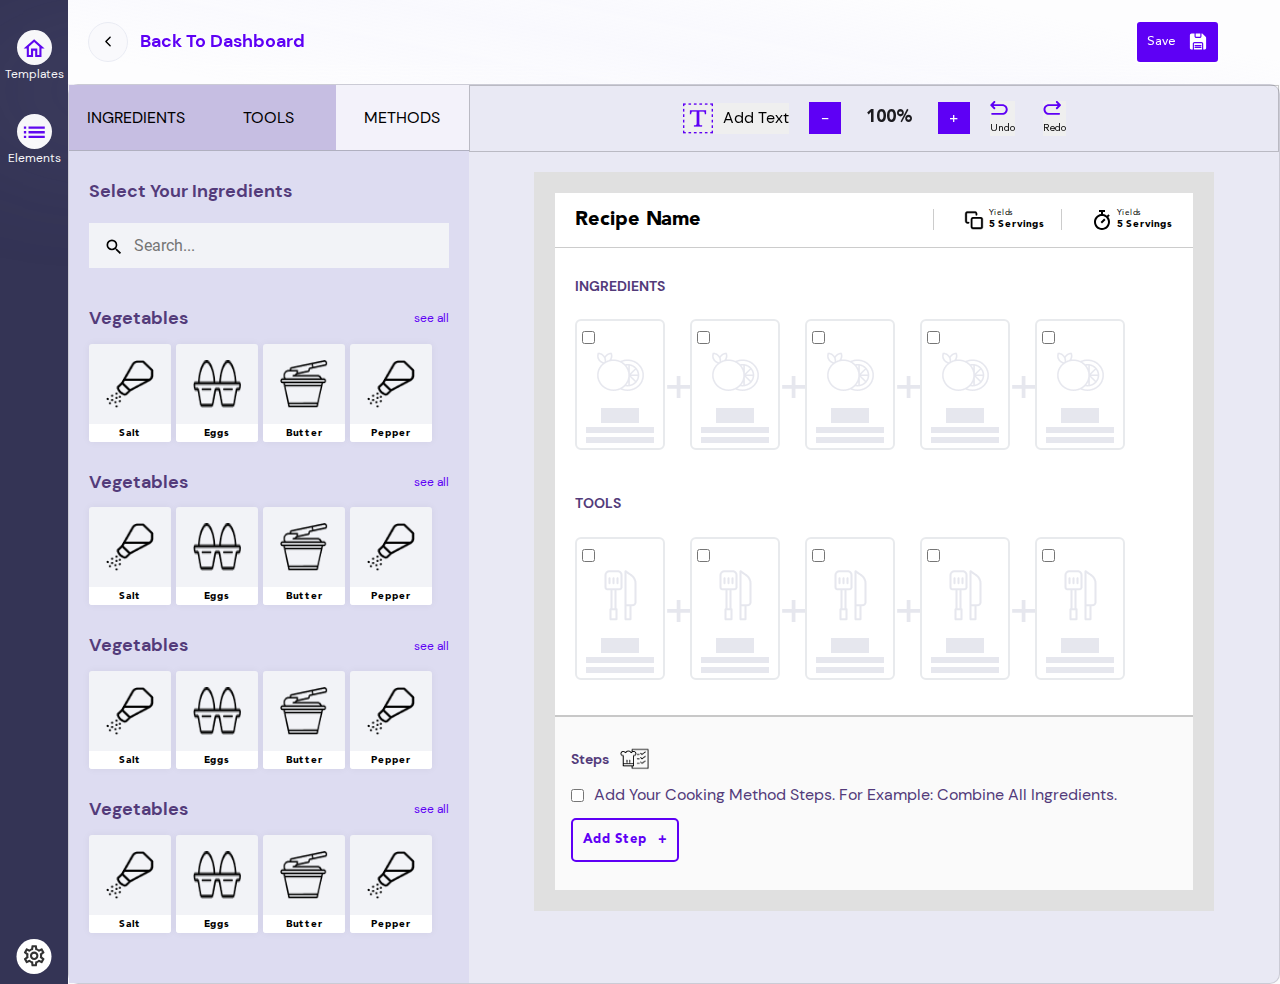
<file: src/index-2.html>
<!DOCTYPE html>
<html lang="en">
	<head>
		<meta charset="UTF-8" />
		<meta http-equiv="X-UA-Compatible" content="IE=edge" />
		<meta name="viewport" content="width=device-width, initial-scale=1.0" />
		<title>PTP Recipe Page 1</title>
		<link rel="stylesheet" href="css/bootstrap.css" />
		<link rel="stylesheet" href="fonts/stylesheet.css" />
		<link rel="stylesheet" href="css/style.css" />
	</head>
	<body>
		<main class="main element-page d-flex justify-content-start align-items-stretch">
			<!-- <div class="bg"></div> -->
			<div class="sidebar">
				<ul class="sidebar__list">
					<li class="sidebar__item">
						<a href="#" class="sidebar__link">
							<span class="sidebar__icon">
								<svg class="icon">
									<use xlink:href="img/icons.svg#icon-nav-home"></use>
								</svg>
							</span>
							<span class="text">Templates</span>
						</a>
					</li>
					<li class="sidebar__item">
						<a href="#" class="sidebar__link">
							<span class="sidebar__icon">
								<svg class="icon">
									<use xlink:href="img/icons.svg#icon-nav-list"></use>
								</svg>
							</span>
							<span class="text">Elements</span>
						</a>
					</li>

					<li class="sidebar__item btn-settings">
						<a href="#" class="sidebar__link">
							<span class="sidebar__icon">
								<svg class="icon icon-settings">
									<use xlink:href="img/icons.svg#icon-nav-settings"></use>
								</svg>
							</span>
						</a>
					</li>
				</ul>
			</div>

			<div class="display">
				<nav class="nav">
					<a href="#" class="back-btn">
						<span class="chevron">
							<svg class="icon">
								<use xlink:href="img/icons.svg#icon-chevron-left"></use>
							</svg>
						</span>
						<span class="bold text">Back to Dashboard</span>
					</a>

					<div class="sub-nav mb-2 d-none">
						<div class="percentege">
							<button class="btn-minus">-</button>
							<h5 class="heading">100%</h5>
							<button class="btn-plus">+</button>
						</div>
						<div class="cookies__btns">
							<button class="cookies__btn">
								<svg class="icon">
									<use xlink:href="img/icons.svg#icon-undo_ico"></use>
								</svg>
								<span>undo</span>
							</button>
							<button class="cookies__btn">
								<svg class="icon">
									<use xlink:href="img/icons.svg#icon-redo_ico"></use>
								</svg>
								<span>redo</span>
							</button>
						</div>
					</div>

					<div class="nav__btns mr-4">
						<button class="btn btn-save">
							<span>save</span>
							<svg class="icon">
								<use xlink:href="img/icons.svg#icon-save"></use>
							</svg>
						</button>
					</div>
				</nav>

				<div class="card">
					<div class="products">
						<div class="products__nav d-flex align-items-center justify-content-between mb-3">
							<button class="btn__products text-uppercase">Ingredients</button>
							<button class="btn__products text-uppercase">tools</button>
							<button class="btn__products text-uppercase active">methods</button>
						</div>

						<div class="products__content">
							<h4 class="heading mb-2">Select your ingredients</h4>
							<form action="#" class="products__form mb-4">
								<span class="search-icon">
									<svg class="icon">
										<use xlink:href="img/icons.svg#icon-search"></use>
									</svg>
								</span>
								<input type="text" placeholder="Search..." class="products__input" />
							</form>

							<div class="mbl-content">
								<div class="product-content">
									<div class="products__header">
										<!-- <h4 class="heading">Vegetables</h4> -->
										<ul class="list">
											<li class="item">
												<a href="#" class="link active">Vegetables</a>
											</li>
											<li class="item">
												<a href="#" class="link">protien</a>
											</li>
											<li class="item">
												<a href="#" class="link">fruites</a>
											</li>
											<li class="item">
												<a href="#" class="link">condiments</a>
											</li>
											<li class="item">
												<a href="#" class="link">dairy</a>
											</li>
										</ul>
									</div>
									<div class="products__list">
										<div class="products__item">
											<figure class="products__img">
												<img src="img/product-1.png" alt="img 1" />
											</figure>
											<h5 class="heading center">salt</h5>
										</div>
										<div class="products__item">
											<figure class="products__img">
												<img src="img/product-2.png" alt="img 1" />
											</figure>
											<h5 class="heading center">eggs</h5>
										</div>
										<div class="products__item">
											<figure class="products__img">
												<img src="img/product-3.png" alt="img 1" />
											</figure>
											<h5 class="heading center">butter</h5>
										</div>
										<div class="products__item">
											<figure class="products__img">
												<img src="img/product-4.png" alt="img 1" />
											</figure>
											<h5 class="heading center">pepper</h5>
										</div>
									</div>
								</div>
							</div>

							<div class="product-content mb-3">
								<div class="products__header">
									<h4 class="heading">Vegetables</h4>
									<button class="btn-all">see all</button>
								</div>
								<div class="products__list">
									<div class="products__item">
										<figure class="products__img">
											<img src="img/product-1.png" alt="img 1" />
										</figure>
										<h5 class="heading center">salt</h5>
									</div>
									<div class="products__item">
										<figure class="products__img">
											<img src="img/product-2.png" alt="img 1" />
										</figure>
										<h5 class="heading center">eggs</h5>
									</div>
									<div class="products__item">
										<figure class="products__img">
											<img src="img/product-3.png" alt="img 1" />
										</figure>
										<h5 class="heading center">butter</h5>
									</div>
									<div class="products__item">
										<figure class="products__img">
											<img src="img/product-4.png" alt="img 1" />
										</figure>
										<h5 class="heading center">pepper</h5>
									</div>
								</div>
							</div>
							<div class="product-content mb-3">
								<div class="products__header">
									<h4 class="heading">Vegetables</h4>
									<button class="btn-all">see all</button>
								</div>
								<div class="products__list">
									<div class="products__item">
										<figure class="products__img">
											<img src="img/product-1.png" alt="img 1" />
										</figure>
										<h5 class="heading center">salt</h5>
									</div>
									<div class="products__item">
										<figure class="products__img">
											<img src="img/product-2.png" alt="img 1" />
										</figure>
										<h5 class="heading center">eggs</h5>
									</div>
									<div class="products__item">
										<figure class="products__img">
											<img src="img/product-3.png" alt="img 1" />
										</figure>
										<h5 class="heading center">butter</h5>
									</div>
									<div class="products__item">
										<figure class="products__img">
											<img src="img/product-4.png" alt="img 1" />
										</figure>
										<h5 class="heading center">pepper</h5>
									</div>
								</div>
							</div>
							<div class="product-content mb-3">
								<div class="products__header">
									<h4 class="heading">Vegetables</h4>
									<button class="btn-all">see all</button>
								</div>
								<div class="products__list">
									<div class="products__item">
										<figure class="products__img">
											<img src="img/product-1.png" alt="img 1" />
										</figure>
										<h5 class="heading center">salt</h5>
									</div>
									<div class="products__item">
										<figure class="products__img">
											<img src="img/product-2.png" alt="img 1" />
										</figure>
										<h5 class="heading center">eggs</h5>
									</div>
									<div class="products__item">
										<figure class="products__img">
											<img src="img/product-3.png" alt="img 1" />
										</figure>
										<h5 class="heading center">butter</h5>
									</div>
									<div class="products__item">
										<figure class="products__img">
											<img src="img/product-4.png" alt="img 1" />
										</figure>
										<h5 class="heading center">pepper</h5>
									</div>
								</div>
							</div>
							<div class="product-content">
								<div class="products__header">
									<h4 class="heading">Vegetables</h4>
									<button class="btn-all">see all</button>
								</div>
								<div class="products__list">
									<div class="products__item">
										<figure class="products__img">
											<img src="img/product-1.png" alt="img 1" />
										</figure>
										<h5 class="heading center">salt</h5>
									</div>
									<div class="products__item">
										<figure class="products__img">
											<img src="img/product-2.png" alt="img 1" />
										</figure>
										<h5 class="heading center">eggs</h5>
									</div>
									<div class="products__item">
										<figure class="products__img">
											<img src="img/product-3.png" alt="img 1" />
										</figure>
										<h5 class="heading center">butter</h5>
									</div>
									<div class="products__item">
										<figure class="products__img">
											<img src="img/product-4.png" alt="img 1" />
										</figure>
										<h5 class="heading center">pepper</h5>
									</div>
								</div>
							</div>
						</div>
					</div>

					<div class="cookies">
						<div class="sub-nav mb-2">
							<button class="cookies__btn d-flex align-items-center mr-2">
								<img src="img/add-text-ico.png" alt="" class="mr-1" />
								<span>add text</span>
							</button>
							<div class="percentege mr-2">
								<button class="btn-minus">-</button>
								<h5 class="heading">100%</h5>
								<button class="btn-plus">+</button>
							</div>
							<div class="cookies__btns">
								<button class="cookies__btn">
									<svg class="icon">
										<use xlink:href="img/icons.svg#icon-undo_ico"></use>
									</svg>
									<span>undo</span>
								</button>
								<button class="cookies__btn">
									<svg class="icon">
										<use xlink:href="img/icons.svg#icon-redo_ico"></use>
									</svg>
									<span>redo</span>
								</button>
							</div>
						</div>

						<div class="cookies__card">
							<div class="cookies__nav mb-3">
								<h3 class="heading font-avenir bold">recipe name</h3>
								<div class="right">
									<div class="servings">
										<img src="img/servings-ico.png" class="icon" alt="" />
										<div class="details">
											<h6 class="heading">Yields</h6>
											<h5 class="heading bold">5 Servings</h5>
										</div>
									</div>
									<div class="servings">
										<svg class="icon">
											<use xlink:href="img/icons.svg#icon-timer"></use>
										</svg>
										<div class="details">
											<h6 class="heading">Yields</h6>
											<h5 class="heading bold">5 Servings</h5>
										</div>
									</div>
								</div>
							</div>

							<h4 class="heading text-uppercase mb-1">INGREDIENTS</h4>
							<div class="cookies__list mb-3">
								<div class="cookies__item demo">
									<input type="checkbox" class="input" />
									<figure class="cookies__img mb-1 center">
										<img src="img/demo-img.png" alt="" />
									</figure>
									<div class="demo__h1"></div>
									<div class="demo__p"></div>
									<div class="demo__p"></div>
									<!-- <div class="cookies__name center font-roboto">1 TBSP</div>
									<div class="cookies__title center font-roboto">Yukon Gold Potatoes</div>
									<div class="cookies__desc center font-roboto">Peel & Cut in Quarters</div> -->
								</div>
								<div class="cookies__item demo">
									<input type="checkbox" class="input" />
									<figure class="cookies__img mb-1 center">
										<img src="img/demo-img.png" alt="" />
									</figure>
									<div class="demo__h1"></div>
									<div class="demo__p"></div>
									<div class="demo__p"></div>
									<!-- <div class="cookies__name center font-roboto">1 TBSP</div>
									<div class="cookies__title center font-roboto">Yukon Gold Potatoes</div>
									<div class="cookies__desc center font-roboto">Peel & Cut in Quarters</div> -->
								</div>
								<div class="cookies__item demo">
									<input type="checkbox" class="input" />
									<figure class="cookies__img mb-1 center">
										<img src="img/demo-img.png" alt="" />
									</figure>
									<div class="demo__h1"></div>
									<div class="demo__p"></div>
									<div class="demo__p"></div>
									<!-- <div class="cookies__name center font-roboto">1 TBSP</div>
									<div class="cookies__title center font-roboto">Yukon Gold Potatoes</div>
									<div class="cookies__desc center font-roboto">Peel & Cut in Quarters</div> -->
								</div>
								<div class="cookies__item demo">
									<input type="checkbox" class="input" />
									<figure class="cookies__img mb-1 center">
										<img src="img/demo-img.png" alt="" />
									</figure>
									<div class="demo__h1"></div>
									<div class="demo__p"></div>
									<div class="demo__p"></div>
									<!-- <div class="cookies__name center font-roboto">1 TBSP</div>
									<div class="cookies__title center font-roboto">Yukon Gold Potatoes</div>
									<div class="cookies__desc center font-roboto">Peel & Cut in Quarters</div> -->
								</div>
								<div class="cookies__item demo">
									<input type="checkbox" class="input" />
									<figure class="cookies__img mb-1 center">
										<img src="img/demo-img.png" alt="" />
									</figure>
									<div class="demo__h1"></div>
									<div class="demo__p"></div>
									<div class="demo__p"></div>
									<!-- <div class="cookies__name center font-roboto">1 TBSP</div>
									<div class="cookies__title center font-roboto">Yukon Gold Potatoes</div>
									<div class="cookies__desc center font-roboto">Peel & Cut in Quarters</div> -->
								</div>
							</div>
							<h4 class="heading text-uppercase mb-1">tools</h4>
							<div class="cookies__list mb-2">
								<div class="cookies__item demo">
									<input type="checkbox" class="input" />
									<figure class="cookies__img mb-1 center">
										<img src="img/demo-img-2.png" alt="" />
									</figure>
									<div class="demo__h1"></div>
									<div class="demo__p"></div>
									<div class="demo__p"></div>
									<!-- <div class="cookies__name center font-roboto">1 TBSP</div>
									<div class="cookies__title center font-roboto">Yukon Gold Potatoes</div>
									<div class="cookies__desc center font-roboto">Peel & Cut in Quarters</div> -->
								</div>
								<div class="cookies__item demo">
									<input type="checkbox" class="input" />
									<figure class="cookies__img mb-1 center">
										<img src="img/demo-img-2.png" alt="" />
									</figure>
									<div class="demo__h1"></div>
									<div class="demo__p"></div>
									<div class="demo__p"></div>
									<!-- <div class="cookies__name center font-roboto">1 TBSP</div>
									<div class="cookies__title center font-roboto">Yukon Gold Potatoes</div>
									<div class="cookies__desc center font-roboto">Peel & Cut in Quarters</div> -->
								</div>
								<div class="cookies__item demo">
									<input type="checkbox" class="input" />
									<figure class="cookies__img mb-1 center">
										<img src="img/demo-img-2.png" alt="" />
									</figure>
									<div class="demo__h1"></div>
									<div class="demo__p"></div>
									<div class="demo__p"></div>
									<!-- <div class="cookies__name center font-roboto">1 TBSP</div>
									<div class="cookies__title center font-roboto">Yukon Gold Potatoes</div>
									<div class="cookies__desc center font-roboto">Peel & Cut in Quarters</div> -->
								</div>
								<div class="cookies__item demo">
									<input type="checkbox" class="input" />
									<figure class="cookies__img mb-1 center">
										<img src="img/demo-img-2.png" alt="" />
									</figure>
									<div class="demo__h1"></div>
									<div class="demo__p"></div>
									<div class="demo__p"></div>
									<!-- <div class="cookies__name center font-roboto">1 TBSP</div>
									<div class="cookies__title center font-roboto">Yukon Gold Potatoes</div>
									<div class="cookies__desc center font-roboto">Peel & Cut in Quarters</div> -->
								</div>
								<div class="cookies__item demo">
									<input type="checkbox" class="input" />
									<figure class="cookies__img mb-1 center">
										<img src="img/demo-img-2.png" alt="" />
									</figure>
									<div class="demo__h1"></div>
									<div class="demo__p"></div>
									<div class="demo__p"></div>
									<!-- <div class="cookies__name center font-roboto">1 TBSP</div>
									<div class="cookies__title center font-roboto">Yukon Gold Potatoes</div>
									<div class="cookies__desc center font-roboto">Peel & Cut in Quarters</div> -->
								</div>
							</div>

							<div class="cookies__footer">
								<h4 class="heading text-uppercase mb-1 d-flex align-items-center mb-1">
									<span>steps</span>
									<img src="img/steps-ico.png" class="icon ml-1" alt="" />
								</h4>

								<div class="d-flex align-items-center mb-1">
									<input type="checkbox" class="input" />
									<p class="text ml-1">
										Add your cooking method steps. for example: Combine all Ingredients.
									</p>
								</div>

								<button class="btn btn-add-step">
									<span>add step</span>
									<span>+</span>
								</button>
							</div>
						</div>
					</div>
				</div>
			</div>
		</main>

		<!-- JavaScript Bundle with Popper -->
		<script
			src="https://cdn.jsdelivr.net/npm/bootstrap@5.2.0/dist/js/bootstrap.bundle.min.js"
			integrity="sha384-A3rJD856KowSb7dwlZdYEkO39Gagi7vIsF0jrRAoQmDKKtQBHUuLZ9AsSv4jD4Xa"
			crossorigin="anonymous"
		></script>
	</body>
</html>
</file>
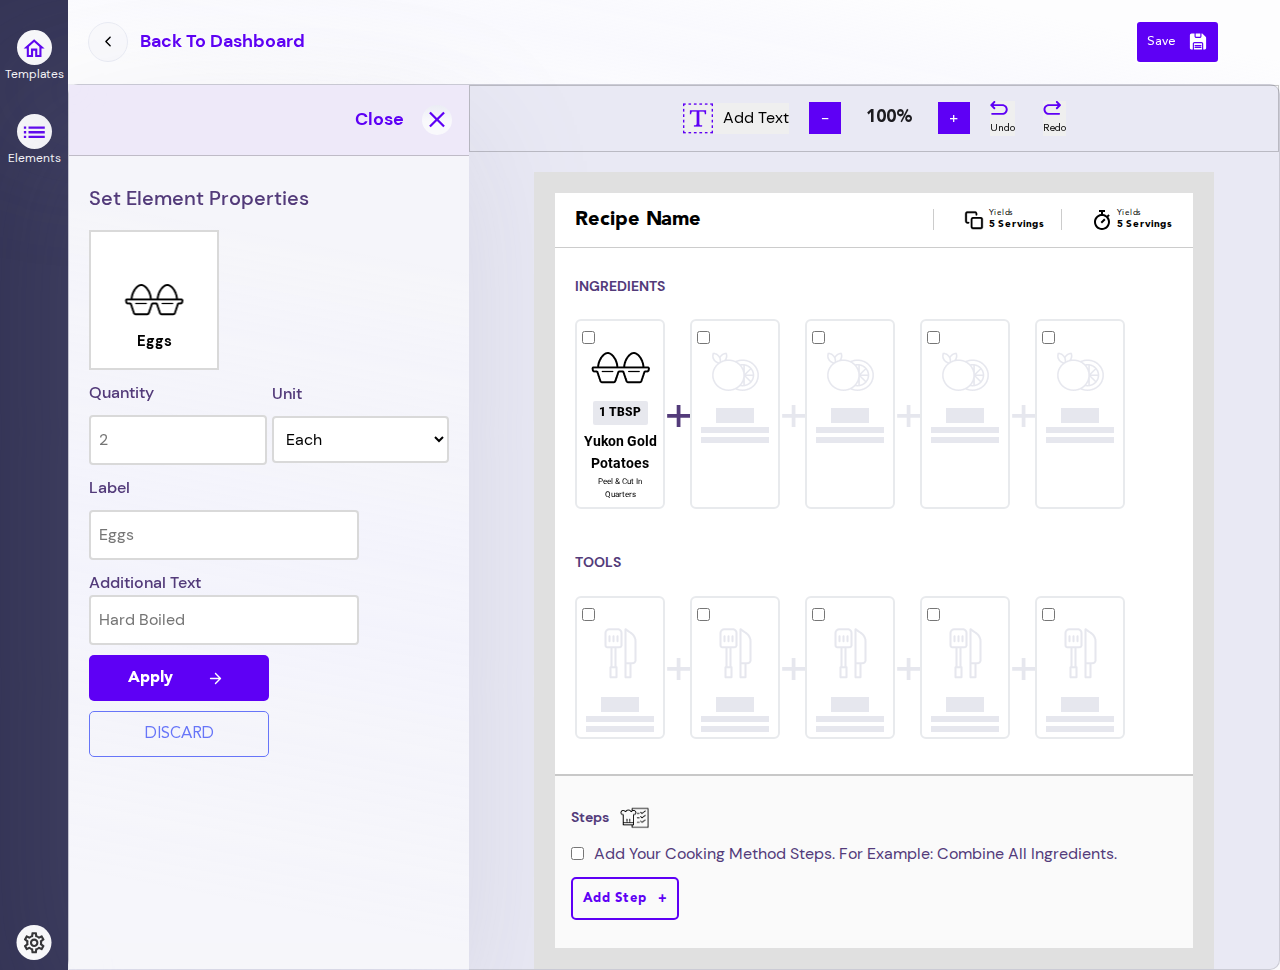
<file: src/index-3.html>
<!DOCTYPE html>
<html lang="en">
	<head>
		<meta charset="UTF-8" />
		<meta http-equiv="X-UA-Compatible" content="IE=edge" />
		<meta name="viewport" content="width=device-width, initial-scale=1.0" />
		<title>PTP Recipe Page 3</title>
		<link rel="stylesheet" href="css/bootstrap.css" />
		<link rel="stylesheet" href="fonts/stylesheet.css" />
		<link rel="stylesheet" href="css/style.css" />
	</head>
	<body class="set-element">
		<main class="main element-page d-flex justify-content-start align-items-stretch">
			<div class="sidebar">
				<ul class="sidebar__list">
					<li class="sidebar__item">
						<a href="#" class="sidebar__link">
							<span class="sidebar__icon">
								<svg class="icon">
									<use xlink:href="img/icons.svg#icon-nav-home"></use>
								</svg>
							</span>
							<span class="text">Templates</span>
						</a>
					</li>
					<li class="sidebar__item">
						<a href="#" class="sidebar__link">
							<span class="sidebar__icon">
								<svg class="icon">
									<use xlink:href="img/icons.svg#icon-nav-list"></use>
								</svg>
							</span>
							<span class="text">Elements</span>
						</a>
					</li>

					<li class="sidebar__item btn-settings">
						<a href="#" class="sidebar__link">
							<span class="sidebar__icon">
								<svg class="icon icon-settings">
									<use xlink:href="img/icons.svg#icon-nav-settings"></use>
								</svg>
							</span>
						</a>
					</li>
				</ul>
			</div>

			<div class="display">
				<nav class="nav">
					<a href="#" class="back-btn">
						<span class="chevron">
							<svg class="icon">
								<use xlink:href="img/icons.svg#icon-chevron-left"></use>
							</svg>
						</span>
						<span class="bold text">Back to Dashboard</span>
					</a>

					<div class="sub-nav mb-2 d-none">
						<div class="percentege">
							<button class="btn-minus">-</button>
							<h5 class="heading">100%</h5>
							<button class="btn-plus">+</button>
						</div>
						<div class="cookies__btns">
							<button class="cookies__btn">
								<svg class="icon">
									<use xlink:href="img/icons.svg#icon-undo_ico"></use>
								</svg>
								<span>undo</span>
							</button>
							<button class="cookies__btn">
								<svg class="icon">
									<use xlink:href="img/icons.svg#icon-redo_ico"></use>
								</svg>
								<span>redo</span>
							</button>
						</div>
					</div>

					<div class="nav__btns mr-4">
						<button class="btn btn-save">
							<span>save</span>
							<svg class="icon">
								<use xlink:href="img/icons.svg#icon-save"></use>
							</svg>
						</button>
					</div>
				</nav>

				<div class="card">
					<div class="products">
						<div class="products__nav mb-3 d-flex justify-content-end align-items-center">
							<button class="btn__products d-flex align-items-center">
								<span>close</span>
								<div class="btn-icon">
									<svg class="icon"><use xlink:href="./img/icons.svg#icon-clear"></use></svg>
								</div>
							</button>
						</div>

						<form class="products__content">
							<h2 class="heading mb-2">Set Element Properties</h2>
							<figure class="products__img mb-1">
								<img src="img/product-2.png" alt="" />
								<div class="products__name">eggs</div>
							</figure>

							<div class="mb-1 d-flex align-items-center w-100 justify-content-between gap-2">
								<div class="w-100">
									<label for="quantity" class="label label-quantity mb-1 d-block">quantity</label>
									<input
										type="text"
										placeholder="2"
										id="input-quantity"
										class="input input-quantity"
									/>
								</div>
								<div class="w-100">
									<label for="unit" class="label label-unit mb-1 d-block">unit</label>
									<!-- <input type="text" placeholder="2" id="input-unit" class="input input-unit" /> -->
									<select name="uni" id="unit" class="w-100">
										<option value="each">each</option>
										<option value="each">each</option>
										<option value="each">each</option>
										<option value="each">each</option>
									</select>
								</div>
							</div>
							<div class="mb-1">
								<label for="label" class="label label-label mb-1 d-block">label</label>
								<input type="text" placeholder="eggs" id="input-label" class="input input-label" />
							</div>
							<div class="mb-1">
								<label for="text" class="label label-text d-block">additional text</label>
								<input
									type="text"
									placeholder="Hard Boiled"
									id="input-text"
									class="input input-text"
								/>
							</div>

							<button class="btn btn__submit mb-1 d-flex justify-content-center align-items-center">
								<span>apply</span>
								<svg class="icon"><use xlink:href="./img/icons.svg#icon-arrow-right"></use></svg>
							</button>
							<button
								class="btn btn__discard text-uppercase d-flex justify-content-center align-items-center"
							>
								discard
							</button>
						</form>
					</div>

					<div class="cookies">
						<div class="sub-nav mb-2">
							<button class="cookies__btn d-flex align-items-center mr-2">
								<img src="img/add-text-ico.png" alt="" class="mr-1" />
								<span>add text</span>
							</button>
							<div class="percentege mr-2">
								<button class="btn-minus">-</button>
								<h5 class="heading">100%</h5>
								<button class="btn-plus">+</button>
							</div>
							<div class="cookies__btns">
								<button class="cookies__btn">
									<svg class="icon">
										<use xlink:href="img/icons.svg#icon-undo_ico"></use>
									</svg>
									<span>undo</span>
								</button>
								<button class="cookies__btn">
									<svg class="icon">
										<use xlink:href="img/icons.svg#icon-redo_ico"></use>
									</svg>
									<span>redo</span>
								</button>
							</div>
						</div>

						<div class="cookies__card">
							<div class="cookies__nav mb-3">
								<h3 class="heading font-avenir bold">recipe name</h3>
								<div class="right">
									<div class="servings">
										<img src="img/servings-ico.png" class="icon" alt="" />
										<div class="details">
											<h6 class="heading">Yields</h6>
											<h5 class="heading bold">5 Servings</h5>
										</div>
									</div>
									<div class="servings">
										<svg class="icon">
											<use xlink:href="img/icons.svg#icon-timer"></use>
										</svg>
										<div class="details">
											<h6 class="heading">Yields</h6>
											<h5 class="heading bold">5 Servings</h5>
										</div>
									</div>
								</div>
							</div>

							<h4 class="heading text-uppercase mb-1">INGREDIENTS</h4>
							<div class="cookies__list mb-3">
								<div class="cookies__item">
									<input type="checkbox" class="input" />
									<figure class="cookies__img mb-1 center">
										<img src="img/product-2.png" alt="" />
									</figure>
									<div class="cookies__name center font-roboto">1 TBSP</div>
									<div class="cookies__title center font-roboto">Yukon Gold Potatoes</div>
									<div class="cookies__desc center font-roboto">Peel & Cut in Quarters</div>
								</div>
								<div class="cookies__item demo">
									<input type="checkbox" class="input" />
									<figure class="cookies__img mb-1 center">
										<img src="img/demo-img.png" alt="" />
									</figure>
									<div class="demo__h1"></div>
									<div class="demo__p"></div>
									<div class="demo__p"></div>
									<!-- <div class="cookies__name center font-roboto">1 TBSP</div>
									<div class="cookies__title center font-roboto">Yukon Gold Potatoes</div>
									<div class="cookies__desc center font-roboto">Peel & Cut in Quarters</div> -->
								</div>
								<div class="cookies__item demo">
									<input type="checkbox" class="input" />
									<figure class="cookies__img mb-1 center">
										<img src="img/demo-img.png" alt="" />
									</figure>
									<div class="demo__h1"></div>
									<div class="demo__p"></div>
									<div class="demo__p"></div>
									<!-- <div class="cookies__name center font-roboto">1 TBSP</div>
									<div class="cookies__title center font-roboto">Yukon Gold Potatoes</div>
									<div class="cookies__desc center font-roboto">Peel & Cut in Quarters</div> -->
								</div>
								<div class="cookies__item demo">
									<input type="checkbox" class="input" />
									<figure class="cookies__img mb-1 center">
										<img src="img/demo-img.png" alt="" />
									</figure>
									<div class="demo__h1"></div>
									<div class="demo__p"></div>
									<div class="demo__p"></div>
									<!-- <div class="cookies__name center font-roboto">1 TBSP</div>
									<div class="cookies__title center font-roboto">Yukon Gold Potatoes</div>
									<div class="cookies__desc center font-roboto">Peel & Cut in Quarters</div> -->
								</div>
								<div class="cookies__item demo">
									<input type="checkbox" class="input" />
									<figure class="cookies__img mb-1 center">
										<img src="img/demo-img.png" alt="" />
									</figure>
									<div class="demo__h1"></div>
									<div class="demo__p"></div>
									<div class="demo__p"></div>
									<!-- <div class="cookies__name center font-roboto">1 TBSP</div>
									<div class="cookies__title center font-roboto">Yukon Gold Potatoes</div>
									<div class="cookies__desc center font-roboto">Peel & Cut in Quarters</div> -->
								</div>
							</div>
							<h4 class="heading text-uppercase mb-1">tools</h4>
							<div class="cookies__list mb-2">
								<div class="cookies__item demo">
									<input type="checkbox" class="input" />
									<figure class="cookies__img mb-1 center">
										<img src="img/demo-img-2.png" alt="" />
									</figure>
									<div class="demo__h1"></div>
									<div class="demo__p"></div>
									<div class="demo__p"></div>
									<!-- <div class="cookies__name center font-roboto">1 TBSP</div>
									<div class="cookies__title center font-roboto">Yukon Gold Potatoes</div>
									<div class="cookies__desc center font-roboto">Peel & Cut in Quarters</div> -->
								</div>
								<div class="cookies__item demo">
									<input type="checkbox" class="input" />
									<figure class="cookies__img mb-1 center">
										<img src="img/demo-img-2.png" alt="" />
									</figure>
									<div class="demo__h1"></div>
									<div class="demo__p"></div>
									<div class="demo__p"></div>
									<!-- <div class="cookies__name center font-roboto">1 TBSP</div>
									<div class="cookies__title center font-roboto">Yukon Gold Potatoes</div>
									<div class="cookies__desc center font-roboto">Peel & Cut in Quarters</div> -->
								</div>
								<div class="cookies__item demo">
									<input type="checkbox" class="input" />
									<figure class="cookies__img mb-1 center">
										<img src="img/demo-img-2.png" alt="" />
									</figure>
									<div class="demo__h1"></div>
									<div class="demo__p"></div>
									<div class="demo__p"></div>
									<!-- <div class="cookies__name center font-roboto">1 TBSP</div>
									<div class="cookies__title center font-roboto">Yukon Gold Potatoes</div>
									<div class="cookies__desc center font-roboto">Peel & Cut in Quarters</div> -->
								</div>
								<div class="cookies__item demo">
									<input type="checkbox" class="input" />
									<figure class="cookies__img mb-1 center">
										<img src="img/demo-img-2.png" alt="" />
									</figure>
									<div class="demo__h1"></div>
									<div class="demo__p"></div>
									<div class="demo__p"></div>
									<!-- <div class="cookies__name center font-roboto">1 TBSP</div>
									<div class="cookies__title center font-roboto">Yukon Gold Potatoes</div>
									<div class="cookies__desc center font-roboto">Peel & Cut in Quarters</div> -->
								</div>
								<div class="cookies__item demo">
									<input type="checkbox" class="input" />
									<figure class="cookies__img mb-1 center">
										<img src="img/demo-img-2.png" alt="" />
									</figure>
									<div class="demo__h1"></div>
									<div class="demo__p"></div>
									<div class="demo__p"></div>
									<!-- <div class="cookies__name center font-roboto">1 TBSP</div>
									<div class="cookies__title center font-roboto">Yukon Gold Potatoes</div>
									<div class="cookies__desc center font-roboto">Peel & Cut in Quarters</div> -->
								</div>
							</div>

							<div class="cookies__footer">
								<h4 class="heading text-uppercase mb-1 d-flex align-items-center mb-1">
									<span>steps</span>
									<img src="img/steps-ico.png" class="icon ml-1" alt="" />
								</h4>

								<div class="d-flex align-items-center mb-1">
									<input type="checkbox" class="input" />
									<p class="text ml-1">
										Add your cooking method steps. for example: Combine all Ingredients.
									</p>
								</div>

								<button class="btn btn-add-step">
									<span>add step</span>
									<span>+</span>
								</button>
							</div>
						</div>
					</div>
				</div>
			</div>
		</main>

		<!-- JavaScript Bundle with Popper -->
		<script
			src="https://cdn.jsdelivr.net/npm/bootstrap@5.2.0/dist/js/bootstrap.bundle.min.js"
			integrity="sha384-A3rJD856KowSb7dwlZdYEkO39Gagi7vIsF0jrRAoQmDKKtQBHUuLZ9AsSv4jD4Xa"
			crossorigin="anonymous"
		></script>
	</body>
</html>
</file>
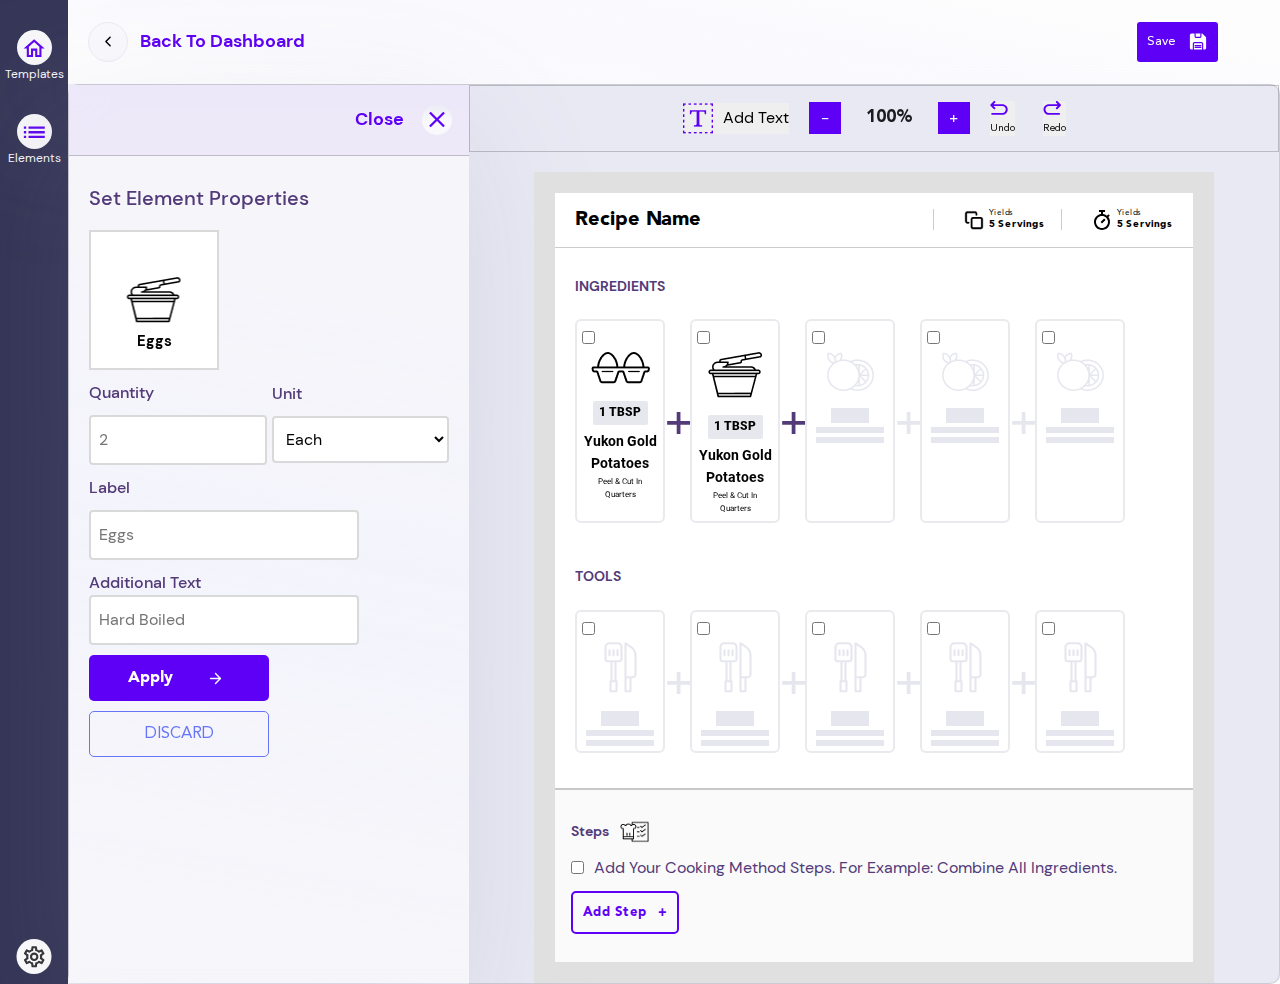
<file: src/index-4.html>
<!DOCTYPE html>
<html lang="en">
	<head>
		<meta charset="UTF-8" />
		<meta http-equiv="X-UA-Compatible" content="IE=edge" />
		<meta name="viewport" content="width=device-width, initial-scale=1.0" />
		<title>PTP Recipe Page 3</title>
		<link rel="stylesheet" href="css/bootstrap.css" />
		<link rel="stylesheet" href="fonts/stylesheet.css" />
		<link rel="stylesheet" href="css/style.css" />
	</head>
	<body class="set-element">
		<main class="main element-page d-flex justify-content-start align-items-stretch">
			<div class="sidebar">
				<ul class="sidebar__list">
					<li class="sidebar__item">
						<a href="#" class="sidebar__link">
							<span class="sidebar__icon">
								<svg class="icon">
									<use xlink:href="img/icons.svg#icon-nav-home"></use>
								</svg>
							</span>
							<span class="text">Templates</span>
						</a>
					</li>
					<li class="sidebar__item">
						<a href="#" class="sidebar__link">
							<span class="sidebar__icon">
								<svg class="icon">
									<use xlink:href="img/icons.svg#icon-nav-list"></use>
								</svg>
							</span>
							<span class="text">Elements</span>
						</a>
					</li>

					<li class="sidebar__item btn-settings">
						<a href="#" class="sidebar__link">
							<span class="sidebar__icon">
								<svg class="icon icon-settings">
									<use xlink:href="img/icons.svg#icon-nav-settings"></use>
								</svg>
							</span>
						</a>
					</li>
				</ul>
			</div>

			<div class="display">
				<nav class="nav">
					<a href="#" class="back-btn">
						<span class="chevron">
							<svg class="icon">
								<use xlink:href="img/icons.svg#icon-chevron-left"></use>
							</svg>
						</span>
						<span class="bold text">Back to Dashboard</span>
					</a>

					<div class="sub-nav mb-2 d-none">
						<div class="percentege">
							<button class="btn-minus">-</button>
							<h5 class="heading">100%</h5>
							<button class="btn-plus">+</button>
						</div>
						<div class="cookies__btns">
							<button class="cookies__btn">
								<svg class="icon">
									<use xlink:href="img/icons.svg#icon-undo_ico"></use>
								</svg>
								<span>undo</span>
							</button>
							<button class="cookies__btn">
								<svg class="icon">
									<use xlink:href="img/icons.svg#icon-redo_ico"></use>
								</svg>
								<span>redo</span>
							</button>
						</div>
					</div>

					<div class="nav__btns mr-4">
						<button class="btn btn-save">
							<span>save</span>
							<svg class="icon">
								<use xlink:href="img/icons.svg#icon-save"></use>
							</svg>
						</button>
					</div>
				</nav>

				<div class="card">
					<div class="products">
						<div class="products__nav mb-3 d-flex justify-content-end align-items-center">
							<button class="btn__products d-flex align-items-center">
								<span>close</span>
								<div class="btn-icon">
									<svg class="icon"><use xlink:href="./img/icons.svg#icon-clear"></use></svg>
								</div>
							</button>
						</div>

						<form class="products__content">
							<h2 class="heading mb-2">Set Element Properties</h2>
							<figure class="products__img mb-1">
								<img src="img/product-3.png" alt="" />
								<div class="products__name">eggs</div>
							</figure>

							<div class="mb-1 d-flex align-items-center w-100 justify-content-between gap-2">
								<div class="w-100">
									<label for="quantity" class="label label-quantity mb-1 d-block">quantity</label>
									<input
										type="text"
										placeholder="2"
										id="input-quantity"
										class="input input-quantity"
									/>
								</div>
								<div class="w-100">
									<label for="unit" class="label label-unit mb-1 d-block">unit</label>
									<!-- <input type="text" placeholder="2" id="input-unit" class="input input-unit" /> -->
									<select name="uni" id="unit" class="w-100">
										<option value="each">each</option>
										<option value="each">each</option>
										<option value="each">each</option>
										<option value="each">each</option>
									</select>
								</div>
							</div>
							<div class="mb-1">
								<label for="label" class="label label-label mb-1 d-block">label</label>
								<input type="text" placeholder="eggs" id="input-label" class="input input-label" />
							</div>
							<div class="mb-1">
								<label for="text" class="label label-text d-block">additional text</label>
								<input
									type="text"
									placeholder="Hard Boiled"
									id="input-text"
									class="input input-text"
								/>
							</div>

							<button class="btn btn__submit mb-1 d-flex justify-content-center align-items-center">
								<span>apply</span>
								<svg class="icon"><use xlink:href="./img/icons.svg#icon-arrow-right"></use></svg>
							</button>
							<button
								class="btn btn__discard text-uppercase d-flex justify-content-center align-items-center"
							>
								discard
							</button>
						</form>
					</div>

					<div class="cookies">
						<div class="sub-nav mb-2">
							<button class="cookies__btn d-flex align-items-center mr-2">
								<img src="img/add-text-ico.png" alt="" class="mr-1" />
								<span>add text</span>
							</button>
							<div class="percentege mr-2">
								<button class="btn-minus">-</button>
								<h5 class="heading">100%</h5>
								<button class="btn-plus">+</button>
							</div>
							<div class="cookies__btns">
								<button class="cookies__btn">
									<svg class="icon">
										<use xlink:href="img/icons.svg#icon-undo_ico"></use>
									</svg>
									<span>undo</span>
								</button>
								<button class="cookies__btn">
									<svg class="icon">
										<use xlink:href="img/icons.svg#icon-redo_ico"></use>
									</svg>
									<span>redo</span>
								</button>
							</div>
						</div>

						<div class="cookies__card">
							<div class="cookies__nav mb-3">
								<h3 class="heading font-avenir bold">recipe name</h3>
								<div class="right">
									<div class="servings">
										<img src="img/servings-ico.png" class="icon" alt="" />
										<div class="details">
											<h6 class="heading">Yields</h6>
											<h5 class="heading bold">5 Servings</h5>
										</div>
									</div>
									<div class="servings">
										<svg class="icon">
											<use xlink:href="img/icons.svg#icon-timer"></use>
										</svg>
										<div class="details">
											<h6 class="heading">Yields</h6>
											<h5 class="heading bold">5 Servings</h5>
										</div>
									</div>
								</div>
							</div>

							<h4 class="heading text-uppercase mb-1">INGREDIENTS</h4>
							<div class="cookies__list mb-3">
								<div class="cookies__item">
									<input type="checkbox" class="input" />
									<figure class="cookies__img mb-1 center">
										<img src="img/product-2.png" alt="" />
									</figure>
									<div class="cookies__name center font-roboto">1 TBSP</div>
									<div class="cookies__title center font-roboto">Yukon Gold Potatoes</div>
									<div class="cookies__desc center font-roboto">Peel & Cut in Quarters</div>
								</div>
								<div class="cookies__item">
									<input type="checkbox" class="input" />
									<figure class="cookies__img mb-1 center">
										<img src="img/product-3.png" alt="" />
									</figure>
									<div class="cookies__name center font-roboto">1 TBSP</div>
									<div class="cookies__title center font-roboto">Yukon Gold Potatoes</div>
									<div class="cookies__desc center font-roboto">Peel & Cut in Quarters</div>
								</div>
								<div class="cookies__item demo">
									<input type="checkbox" class="input" />
									<figure class="cookies__img mb-1 center">
										<img src="img/demo-img.png" alt="" />
									</figure>
									<div class="demo__h1"></div>
									<div class="demo__p"></div>
									<div class="demo__p"></div>
									<!-- <div class="cookies__name center font-roboto">1 TBSP</div>
									<div class="cookies__title center font-roboto">Yukon Gold Potatoes</div>
									<div class="cookies__desc center font-roboto">Peel & Cut in Quarters</div> -->
								</div>
								<div class="cookies__item demo">
									<input type="checkbox" class="input" />
									<figure class="cookies__img mb-1 center">
										<img src="img/demo-img.png" alt="" />
									</figure>
									<div class="demo__h1"></div>
									<div class="demo__p"></div>
									<div class="demo__p"></div>
									<!-- <div class="cookies__name center font-roboto">1 TBSP</div>
									<div class="cookies__title center font-roboto">Yukon Gold Potatoes</div>
									<div class="cookies__desc center font-roboto">Peel & Cut in Quarters</div> -->
								</div>
								<div class="cookies__item demo">
									<input type="checkbox" class="input" />
									<figure class="cookies__img mb-1 center">
										<img src="img/demo-img.png" alt="" />
									</figure>
									<div class="demo__h1"></div>
									<div class="demo__p"></div>
									<div class="demo__p"></div>
									<!-- <div class="cookies__name center font-roboto">1 TBSP</div>
									<div class="cookies__title center font-roboto">Yukon Gold Potatoes</div>
									<div class="cookies__desc center font-roboto">Peel & Cut in Quarters</div> -->
								</div>
							</div>
							<h4 class="heading text-uppercase mb-1">tools</h4>
							<div class="cookies__list mb-2">
								<div class="cookies__item demo">
									<input type="checkbox" class="input" />
									<figure class="cookies__img mb-1 center">
										<img src="img/demo-img-2.png" alt="" />
									</figure>
									<div class="demo__h1"></div>
									<div class="demo__p"></div>
									<div class="demo__p"></div>
									<!-- <div class="cookies__name center font-roboto">1 TBSP</div>
									<div class="cookies__title center font-roboto">Yukon Gold Potatoes</div>
									<div class="cookies__desc center font-roboto">Peel & Cut in Quarters</div> -->
								</div>
								<div class="cookies__item demo">
									<input type="checkbox" class="input" />
									<figure class="cookies__img mb-1 center">
										<img src="img/demo-img-2.png" alt="" />
									</figure>
									<div class="demo__h1"></div>
									<div class="demo__p"></div>
									<div class="demo__p"></div>
									<!-- <div class="cookies__name center font-roboto">1 TBSP</div>
									<div class="cookies__title center font-roboto">Yukon Gold Potatoes</div>
									<div class="cookies__desc center font-roboto">Peel & Cut in Quarters</div> -->
								</div>
								<div class="cookies__item demo">
									<input type="checkbox" class="input" />
									<figure class="cookies__img mb-1 center">
										<img src="img/demo-img-2.png" alt="" />
									</figure>
									<div class="demo__h1"></div>
									<div class="demo__p"></div>
									<div class="demo__p"></div>
									<!-- <div class="cookies__name center font-roboto">1 TBSP</div>
									<div class="cookies__title center font-roboto">Yukon Gold Potatoes</div>
									<div class="cookies__desc center font-roboto">Peel & Cut in Quarters</div> -->
								</div>
								<div class="cookies__item demo">
									<input type="checkbox" class="input" />
									<figure class="cookies__img mb-1 center">
										<img src="img/demo-img-2.png" alt="" />
									</figure>
									<div class="demo__h1"></div>
									<div class="demo__p"></div>
									<div class="demo__p"></div>
									<!-- <div class="cookies__name center font-roboto">1 TBSP</div>
									<div class="cookies__title center font-roboto">Yukon Gold Potatoes</div>
									<div class="cookies__desc center font-roboto">Peel & Cut in Quarters</div> -->
								</div>
								<div class="cookies__item demo">
									<input type="checkbox" class="input" />
									<figure class="cookies__img mb-1 center">
										<img src="img/demo-img-2.png" alt="" />
									</figure>
									<div class="demo__h1"></div>
									<div class="demo__p"></div>
									<div class="demo__p"></div>
									<!-- <div class="cookies__name center font-roboto">1 TBSP</div>
									<div class="cookies__title center font-roboto">Yukon Gold Potatoes</div>
									<div class="cookies__desc center font-roboto">Peel & Cut in Quarters</div> -->
								</div>
							</div>

							<div class="cookies__footer">
								<h4 class="heading text-uppercase mb-1 d-flex align-items-center mb-1">
									<span>steps</span>
									<img src="img/steps-ico.png" class="icon ml-1" alt="" />
								</h4>

								<div class="d-flex align-items-center mb-1">
									<input type="checkbox" class="input" />
									<p class="text ml-1">
										Add your cooking method steps. for example: Combine all Ingredients.
									</p>
								</div>

								<button class="btn btn-add-step">
									<span>add step</span>
									<span>+</span>
								</button>
							</div>
						</div>
					</div>
				</div>
			</div>
		</main>

		<!-- JavaScript Bundle with Popper -->
		<script
			src="https://cdn.jsdelivr.net/npm/bootstrap@5.2.0/dist/js/bootstrap.bundle.min.js"
			integrity="sha384-A3rJD856KowSb7dwlZdYEkO39Gagi7vIsF0jrRAoQmDKKtQBHUuLZ9AsSv4jD4Xa"
			crossorigin="anonymous"
		></script>
	</body>
</html>
</file>
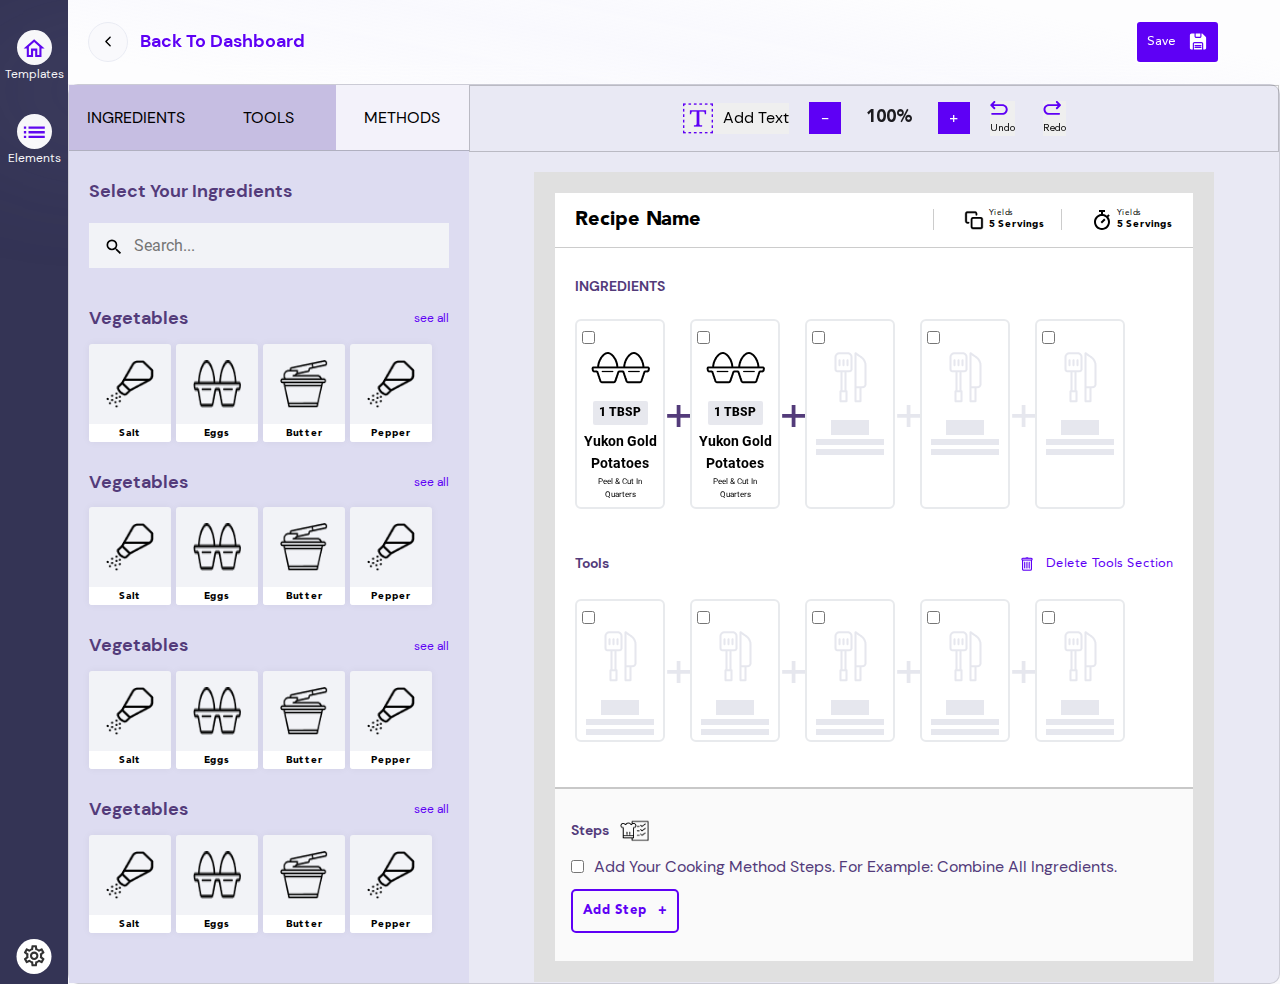
<file: src/index-6.html>
<!DOCTYPE html>
<html lang="en">
	<head>
		<meta charset="UTF-8" />
		<meta http-equiv="X-UA-Compatible" content="IE=edge" />
		<meta name="viewport" content="width=device-width, initial-scale=1.0" />
		<title>PTP Recipe Page 1</title>
		<link rel="stylesheet" href="css/bootstrap.css" />
		<link rel="stylesheet" href="fonts/stylesheet.css" />
		<link rel="stylesheet" href="css/style.css" />
	</head>
	<body>
		<main class="main element-page d-flex justify-content-start align-items-stretch">
			<div class="sidebar">
				<ul class="sidebar__list">
					<li class="sidebar__item">
						<a href="#" class="sidebar__link">
							<span class="sidebar__icon">
								<svg class="icon">
									<use xlink:href="img/icons.svg#icon-nav-home"></use>
								</svg>
							</span>
							<span class="text">Templates</span>
						</a>
					</li>
					<li class="sidebar__item">
						<a href="#" class="sidebar__link">
							<span class="sidebar__icon">
								<svg class="icon">
									<use xlink:href="img/icons.svg#icon-nav-list"></use>
								</svg>
							</span>
							<span class="text">Elements</span>
						</a>
					</li>

					<li class="sidebar__item btn-settings">
						<a href="#" class="sidebar__link">
							<span class="sidebar__icon">
								<svg class="icon icon-settings">
									<use xlink:href="img/icons.svg#icon-nav-settings"></use>
								</svg>
							</span>
						</a>
					</li>
				</ul>
			</div>

			<div class="display">
				<nav class="nav">
					<a href="#" class="back-btn">
						<span class="chevron">
							<svg class="icon">
								<use xlink:href="img/icons.svg#icon-chevron-left"></use>
							</svg>
						</span>
						<span class="bold text">Back to Dashboard</span>
					</a>

					<div class="sub-nav mb-2 d-none">
						<div class="percentege">
							<button class="btn-minus">-</button>
							<h5 class="heading">100%</h5>
							<button class="btn-plus">+</button>
						</div>
						<div class="cookies__btns">
							<button class="cookies__btn">
								<svg class="icon">
									<use xlink:href="img/icons.svg#icon-undo_ico"></use>
								</svg>
								<span>undo</span>
							</button>
							<button class="cookies__btn">
								<svg class="icon">
									<use xlink:href="img/icons.svg#icon-redo_ico"></use>
								</svg>
								<span>redo</span>
							</button>
						</div>
					</div>

					<div class="nav__btns mr-4">
						<button class="btn btn-save">
							<span>save</span>
							<svg class="icon">
								<use xlink:href="img/icons.svg#icon-save"></use>
							</svg>
						</button>
					</div>
				</nav>

				<div class="card">
					<div class="products">
						<div class="products__nav d-flex align-items-center justify-content-between mb-3">
							<button class="btn__products text-uppercase">Ingredients</button>
							<button class="btn__products text-uppercase">tools</button>
							<button class="btn__products text-uppercase active">methods</button>
						</div>

						<div class="products__content">
							<h4 class="heading mb-2">Select your ingredients</h4>
							<form action="#" class="products__form mb-4">
								<span class="search-icon">
									<svg class="icon">
										<use xlink:href="img/icons.svg#icon-search"></use>
									</svg>
								</span>
								<input type="text" placeholder="Search..." class="products__input" />
							</form>

							<div class="mbl-content">
								<div class="product-content">
									<div class="products__header">
										<!-- <h4 class="heading">Vegetables</h4> -->
										<ul class="list">
											<li class="item">
												<a href="#" class="link active">Vegetables</a>
											</li>
											<li class="item">
												<a href="#" class="link">protien</a>
											</li>
											<li class="item">
												<a href="#" class="link">fruites</a>
											</li>
											<li class="item">
												<a href="#" class="link">condiments</a>
											</li>
											<li class="item">
												<a href="#" class="link">dairy</a>
											</li>
										</ul>
									</div>
									<div class="products__list">
										<div class="products__item">
											<figure class="products__img">
												<img src="img/product-1.png" alt="img 1" />
											</figure>
											<h5 class="heading center">salt</h5>
										</div>
										<div class="products__item">
											<figure class="products__img">
												<img src="img/product-2.png" alt="img 1" />
											</figure>
											<h5 class="heading center">eggs</h5>
										</div>
										<div class="products__item">
											<figure class="products__img">
												<img src="img/product-3.png" alt="img 1" />
											</figure>
											<h5 class="heading center">butter</h5>
										</div>
										<div class="products__item">
											<figure class="products__img">
												<img src="img/product-4.png" alt="img 1" />
											</figure>
											<h5 class="heading center">pepper</h5>
										</div>
									</div>
								</div>
							</div>

							<div class="product-content mb-3">
								<div class="products__header">
									<h4 class="heading">Vegetables</h4>
									<button class="btn-all">see all</button>
								</div>
								<div class="products__list">
									<div class="products__item">
										<figure class="products__img">
											<img src="img/product-1.png" alt="img 1" />
										</figure>
										<h5 class="heading center">salt</h5>
									</div>
									<div class="products__item">
										<figure class="products__img">
											<img src="img/product-2.png" alt="img 1" />
										</figure>
										<h5 class="heading center">eggs</h5>
									</div>
									<div class="products__item">
										<figure class="products__img">
											<img src="img/product-3.png" alt="img 1" />
										</figure>
										<h5 class="heading center">butter</h5>
									</div>
									<div class="products__item">
										<figure class="products__img">
											<img src="img/product-4.png" alt="img 1" />
										</figure>
										<h5 class="heading center">pepper</h5>
									</div>
								</div>
							</div>
							<div class="product-content mb-3">
								<div class="products__header">
									<h4 class="heading">Vegetables</h4>
									<button class="btn-all">see all</button>
								</div>
								<div class="products__list">
									<div class="products__item">
										<figure class="products__img">
											<img src="img/product-1.png" alt="img 1" />
										</figure>
										<h5 class="heading center">salt</h5>
									</div>
									<div class="products__item">
										<figure class="products__img">
											<img src="img/product-2.png" alt="img 1" />
										</figure>
										<h5 class="heading center">eggs</h5>
									</div>
									<div class="products__item">
										<figure class="products__img">
											<img src="img/product-3.png" alt="img 1" />
										</figure>
										<h5 class="heading center">butter</h5>
									</div>
									<div class="products__item">
										<figure class="products__img">
											<img src="img/product-4.png" alt="img 1" />
										</figure>
										<h5 class="heading center">pepper</h5>
									</div>
								</div>
							</div>
							<div class="product-content mb-3">
								<div class="products__header">
									<h4 class="heading">Vegetables</h4>
									<button class="btn-all">see all</button>
								</div>
								<div class="products__list">
									<div class="products__item">
										<figure class="products__img">
											<img src="img/product-1.png" alt="img 1" />
										</figure>
										<h5 class="heading center">salt</h5>
									</div>
									<div class="products__item">
										<figure class="products__img">
											<img src="img/product-2.png" alt="img 1" />
										</figure>
										<h5 class="heading center">eggs</h5>
									</div>
									<div class="products__item">
										<figure class="products__img">
											<img src="img/product-3.png" alt="img 1" />
										</figure>
										<h5 class="heading center">butter</h5>
									</div>
									<div class="products__item">
										<figure class="products__img">
											<img src="img/product-4.png" alt="img 1" />
										</figure>
										<h5 class="heading center">pepper</h5>
									</div>
								</div>
							</div>
							<div class="product-content">
								<div class="products__header">
									<h4 class="heading">Vegetables</h4>
									<button class="btn-all">see all</button>
								</div>
								<div class="products__list">
									<div class="products__item">
										<figure class="products__img">
											<img src="img/product-1.png" alt="img 1" />
										</figure>
										<h5 class="heading center">salt</h5>
									</div>
									<div class="products__item">
										<figure class="products__img">
											<img src="img/product-2.png" alt="img 1" />
										</figure>
										<h5 class="heading center">eggs</h5>
									</div>
									<div class="products__item">
										<figure class="products__img">
											<img src="img/product-3.png" alt="img 1" />
										</figure>
										<h5 class="heading center">butter</h5>
									</div>
									<div class="products__item">
										<figure class="products__img">
											<img src="img/product-4.png" alt="img 1" />
										</figure>
										<h5 class="heading center">pepper</h5>
									</div>
								</div>
							</div>
						</div>
					</div>

					<div class="cookies">
						<div class="sub-nav mb-2">
							<button class="cookies__btn d-flex align-items-center mr-2">
								<img src="img/add-text-ico.png" alt="" class="mr-1" />
								<span>add text</span>
							</button>
							<div class="percentege mr-2">
								<button class="btn-minus">-</button>
								<h5 class="heading">100%</h5>
								<button class="btn-plus">+</button>
							</div>
							<div class="cookies__btns">
								<button class="cookies__btn">
									<svg class="icon">
										<use xlink:href="img/icons.svg#icon-undo_ico"></use>
									</svg>
									<span>undo</span>
								</button>
								<button class="cookies__btn">
									<svg class="icon">
										<use xlink:href="img/icons.svg#icon-redo_ico"></use>
									</svg>
									<span>redo</span>
								</button>
							</div>
						</div>

						<div class="cookies__card">
							<div class="cookies__nav mb-3">
								<h3 class="heading font-avenir bold">recipe name</h3>
								<div class="right">
									<div class="servings">
										<img src="img/servings-ico.png" class="icon" alt="" />
										<div class="details">
											<h6 class="heading">Yields</h6>
											<h5 class="heading bold">5 Servings</h5>
										</div>
									</div>
									<div class="servings">
										<svg class="icon">
											<use xlink:href="img/icons.svg#icon-timer"></use>
										</svg>
										<div class="details">
											<h6 class="heading">Yields</h6>
											<h5 class="heading bold">5 Servings</h5>
										</div>
									</div>
								</div>
							</div>

							<h4 class="heading text-uppercase mb-1">INGREDIENTS</h4>
							<div class="cookies__list mb-3">
								<div class="cookies__item">
									<input type="checkbox" class="input" />
									<figure class="cookies__img mb-1 center">
										<img src="img/product-2.png" alt="" />
									</figure>
									<div class="cookies__name center font-roboto">1 TBSP</div>
									<div class="cookies__title center font-roboto">Yukon Gold Potatoes</div>
									<div class="cookies__desc center font-roboto">Peel & Cut in Quarters</div>
								</div>
								<div class="cookies__item">
									<input type="checkbox" class="input" />
									<figure class="cookies__img mb-1 center">
										<img src="img/product-2.png" alt="" />
									</figure>
									<div class="cookies__name center font-roboto">1 TBSP</div>
									<div class="cookies__title center font-roboto">Yukon Gold Potatoes</div>
									<div class="cookies__desc center font-roboto">Peel & Cut in Quarters</div>
								</div>
								<div class="cookies__item demo">
									<input type="checkbox" class="input" />
									<figure class="cookies__img mb-1 center">
										<img src="img/demo-img-2.png" alt="" />
									</figure>
									<div class="demo__h1"></div>
									<div class="demo__p"></div>
									<div class="demo__p"></div>
									<!-- <div class="cookies__name center font-roboto">1 TBSP</div>
									<div class="cookies__title center font-roboto">Yukon Gold Potatoes</div>
									<div class="cookies__desc center font-roboto">Peel & Cut in Quarters</div> -->
								</div>
								<div class="cookies__item demo">
									<input type="checkbox" class="input" />
									<figure class="cookies__img mb-1 center">
										<img src="img/demo-img-2.png" alt="" />
									</figure>
									<div class="demo__h1"></div>
									<div class="demo__p"></div>
									<div class="demo__p"></div>
									<!-- <div class="cookies__name center font-roboto">1 TBSP</div>
									<div class="cookies__title center font-roboto">Yukon Gold Potatoes</div>
									<div class="cookies__desc center font-roboto">Peel & Cut in Quarters</div> -->
								</div>
								<div class="cookies__item demo">
									<input type="checkbox" class="input" />
									<figure class="cookies__img mb-1 center">
										<img src="img/demo-img-2.png" alt="" />
									</figure>
									<div class="demo__h1"></div>
									<div class="demo__p"></div>
									<div class="demo__p"></div>
									<!-- <div class="cookies__name center font-roboto">1 TBSP</div>
									<div class="cookies__title center font-roboto">Yukon Gold Potatoes</div>
									<div class="cookies__desc center font-roboto">Peel & Cut in Quarters</div> -->
								</div>
							</div>
							<h4
								class="heading text-uppercase mb-1 d-flex justify-content-between align-items-center mr-2"
							>
								<span>tools</span>
								<button class="btn btn__text btn-delete-tools">
									<img src="img/delete-ico.png" alt="" /> Delete Tools Section
								</button>
							</h4>
							<div class="cookies__list mb-3">
								<div class="cookies__item demo">
									<input type="checkbox" class="input" />
									<figure class="cookies__img mb-1 center">
										<img src="img/demo-img-2.png" alt="" />
									</figure>
									<div class="demo__h1"></div>
									<div class="demo__p"></div>
									<div class="demo__p"></div>
									<!-- <div class="cookies__name center font-roboto">1 TBSP</div>
									<div class="cookies__title center font-roboto">Yukon Gold Potatoes</div>
									<div class="cookies__desc center font-roboto">Peel & Cut in Quarters</div> -->
								</div>
								<div class="cookies__item demo">
									<input type="checkbox" class="input" />
									<figure class="cookies__img mb-1 center">
										<img src="img/demo-img-2.png" alt="" />
									</figure>
									<div class="demo__h1"></div>
									<div class="demo__p"></div>
									<div class="demo__p"></div>
									<!-- <div class="cookies__name center font-roboto">1 TBSP</div>
									<div class="cookies__title center font-roboto">Yukon Gold Potatoes</div>
									<div class="cookies__desc center font-roboto">Peel & Cut in Quarters</div> -->
								</div>
								<div class="cookies__item demo">
									<input type="checkbox" class="input" />
									<figure class="cookies__img mb-1 center">
										<img src="img/demo-img-2.png" alt="" />
									</figure>
									<div class="demo__h1"></div>
									<div class="demo__p"></div>
									<div class="demo__p"></div>
									<!-- <div class="cookies__name center font-roboto">1 TBSP</div>
									<div class="cookies__title center font-roboto">Yukon Gold Potatoes</div>
									<div class="cookies__desc center font-roboto">Peel & Cut in Quarters</div> -->
								</div>
								<div class="cookies__item demo">
									<input type="checkbox" class="input" />
									<figure class="cookies__img mb-1 center">
										<img src="img/demo-img-2.png" alt="" />
									</figure>
									<div class="demo__h1"></div>
									<div class="demo__p"></div>
									<div class="demo__p"></div>
									<!-- <div class="cookies__name center font-roboto">1 TBSP</div>
									<div class="cookies__title center font-roboto">Yukon Gold Potatoes</div>
									<div class="cookies__desc center font-roboto">Peel & Cut in Quarters</div> -->
								</div>
								<div class="cookies__item demo">
									<input type="checkbox" class="input" />
									<figure class="cookies__img mb-1 center">
										<img src="img/demo-img-2.png" alt="" />
									</figure>
									<div class="demo__h1"></div>
									<div class="demo__p"></div>
									<div class="demo__p"></div>
									<!-- <div class="cookies__name center font-roboto">1 TBSP</div>
									<div class="cookies__title center font-roboto">Yukon Gold Potatoes</div>
									<div class="cookies__desc center font-roboto">Peel & Cut in Quarters</div> -->
								</div>
							</div>

							<div class="cookies__footer">
								<h4 class="heading text-uppercase mb-1 d-flex align-items-center mb-1">
									<span>steps</span>
									<img src="img/steps-ico.png" class="icon ml-1" alt="" />
								</h4>

								<div class="d-flex align-items-center mb-1">
									<input type="checkbox" class="input" />
									<p class="text ml-1">
										Add your cooking method steps. for example: Combine all Ingredients.
									</p>
								</div>

								<button class="btn btn-add-step">
									<span>add step</span>
									<span>+</span>
								</button>
							</div>
						</div>
					</div>
				</div>
			</div>
		</main>

		<div class="popup">
			<div class="overlay"></div>
			<div class="popup__wrapper">
				<h3 class="heading mb-2">are you sure ?</h3>
				<p class="text mb-4">
					This will remove the Tools section from your recipe. <br /><br />
					This action cannot be undone.
				</p>
				<div class="popup__btns">
					<button class="btn btn__text hide-popup btn-cencel">no, cencel</button>
					<button class="btn btn__text hide-popup btn-delete">yes, delete</button>
				</div>
			</div>
		</div>

		<!-- JavaScript Bundle with Popper -->
		<script
			src="https://cdn.jsdelivr.net/npm/bootstrap@5.2.0/dist/js/bootstrap.bundle.min.js"
			integrity="sha384-A3rJD856KowSb7dwlZdYEkO39Gagi7vIsF0jrRAoQmDKKtQBHUuLZ9AsSv4jD4Xa"
			crossorigin="anonymous"
		></script>

		<script src="js/index-6.js"></script>
	</body>
</html>
</file>
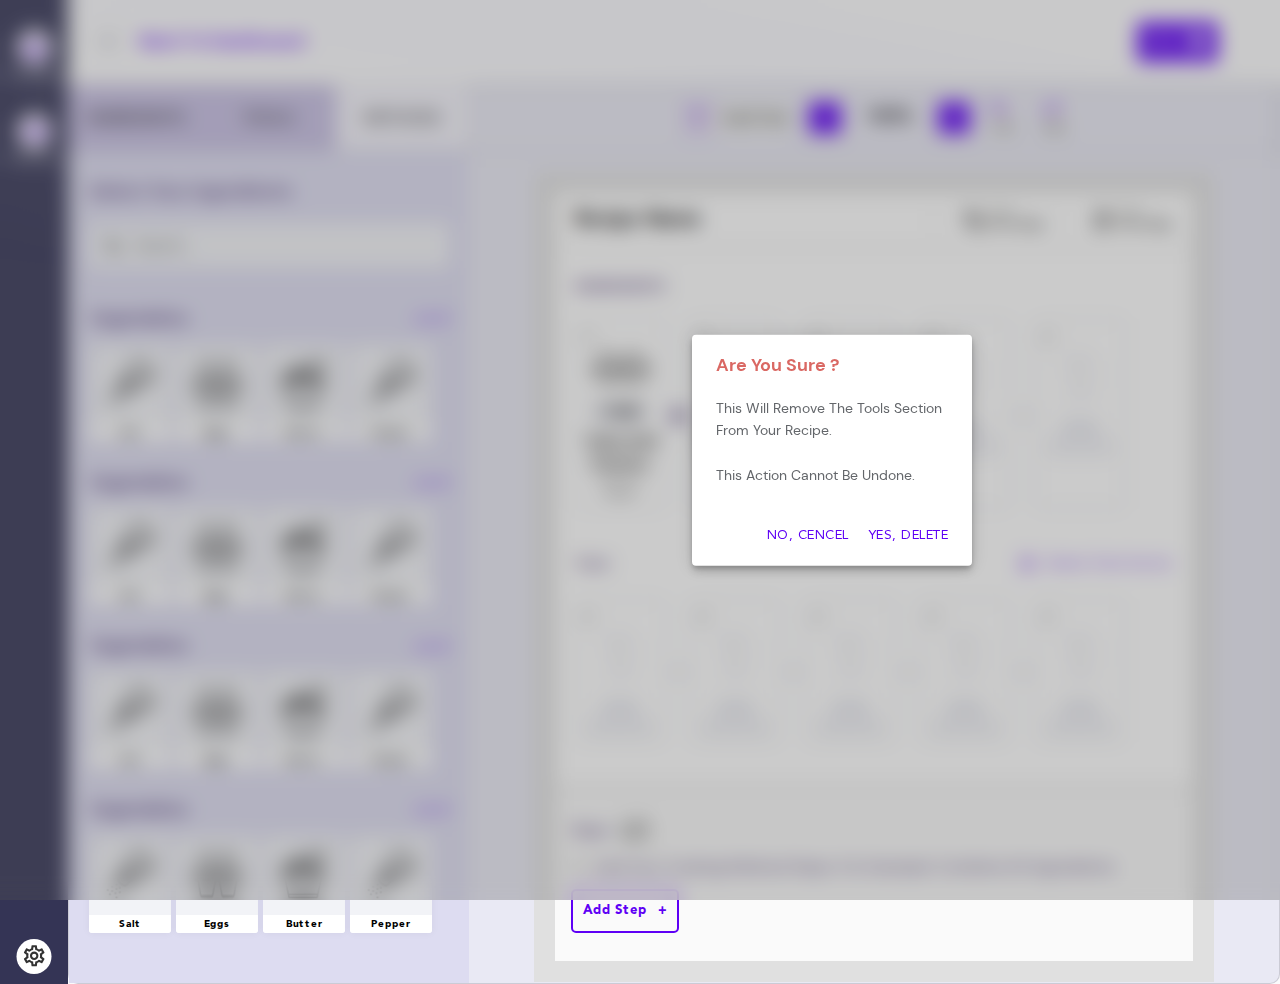
<file: src/index-7.html>
<!DOCTYPE html>
<html lang="en">
	<head>
		<meta charset="UTF-8" />
		<meta http-equiv="X-UA-Compatible" content="IE=edge" />
		<meta name="viewport" content="width=device-width, initial-scale=1.0" />
		<title>PTP Recipe Page 1</title>
		<link rel="stylesheet" href="css/bootstrap.css" />
		<link rel="stylesheet" href="fonts/stylesheet.css" />
		<link rel="stylesheet" href="css/style.css" />
	</head>
	<body>
		<main class="main element-page d-flex justify-content-start align-items-stretch">
			<div class="sidebar">
				<ul class="sidebar__list">
					<li class="sidebar__item">
						<a href="#" class="sidebar__link">
							<span class="sidebar__icon">
								<svg class="icon">
									<use xlink:href="img/icons.svg#icon-nav-home"></use>
								</svg>
							</span>
							<span class="text">Templates</span>
						</a>
					</li>
					<li class="sidebar__item">
						<a href="#" class="sidebar__link">
							<span class="sidebar__icon">
								<svg class="icon">
									<use xlink:href="img/icons.svg#icon-nav-list"></use>
								</svg>
							</span>
							<span class="text">Elements</span>
						</a>
					</li>

					<li class="sidebar__item btn-settings">
						<a href="#" class="sidebar__link">
							<span class="sidebar__icon">
								<svg class="icon icon-settings">
									<use xlink:href="img/icons.svg#icon-nav-settings"></use>
								</svg>
							</span>
						</a>
					</li>
				</ul>
			</div>

			<div class="display">
				<nav class="nav">
					<a href="#" class="back-btn">
						<span class="chevron">
							<svg class="icon">
								<use xlink:href="img/icons.svg#icon-chevron-left"></use>
							</svg>
						</span>
						<span class="bold text">Back to Dashboard</span>
					</a>

					<div class="sub-nav mb-2 d-none">
						<div class="percentege">
							<button class="btn-minus">-</button>
							<h5 class="heading">100%</h5>
							<button class="btn-plus">+</button>
						</div>
						<div class="cookies__btns">
							<button class="cookies__btn">
								<svg class="icon">
									<use xlink:href="img/icons.svg#icon-undo_ico"></use>
								</svg>
								<span>undo</span>
							</button>
							<button class="cookies__btn">
								<svg class="icon">
									<use xlink:href="img/icons.svg#icon-redo_ico"></use>
								</svg>
								<span>redo</span>
							</button>
						</div>
					</div>

					<div class="nav__btns mr-4">
						<button class="btn btn-save">
							<span>save</span>
							<svg class="icon">
								<use xlink:href="img/icons.svg#icon-save"></use>
							</svg>
						</button>
					</div>
				</nav>

				<div class="card">
					<div class="products">
						<div class="products__nav d-flex align-items-center justify-content-between mb-3">
							<button class="btn__products text-uppercase">Ingredients</button>
							<button class="btn__products text-uppercase">tools</button>
							<button class="btn__products text-uppercase active">methods</button>
						</div>

						<div class="products__content">
							<h4 class="heading mb-2">Select your ingredients</h4>
							<form action="#" class="products__form mb-4">
								<span class="search-icon">
									<svg class="icon">
										<use xlink:href="img/icons.svg#icon-search"></use>
									</svg>
								</span>
								<input type="text" placeholder="Search..." class="products__input" />
							</form>

							<div class="mbl-content">
								<div class="product-content">
									<div class="products__header">
										<!-- <h4 class="heading">Vegetables</h4> -->
										<ul class="list">
											<li class="item">
												<a href="#" class="link active">Vegetables</a>
											</li>
											<li class="item">
												<a href="#" class="link">protien</a>
											</li>
											<li class="item">
												<a href="#" class="link">fruites</a>
											</li>
											<li class="item">
												<a href="#" class="link">condiments</a>
											</li>
											<li class="item">
												<a href="#" class="link">dairy</a>
											</li>
										</ul>
									</div>
									<div class="products__list">
										<div class="products__item">
											<figure class="products__img">
												<img src="img/product-1.png" alt="img 1" />
											</figure>
											<h5 class="heading center">salt</h5>
										</div>
										<div class="products__item">
											<figure class="products__img">
												<img src="img/product-2.png" alt="img 1" />
											</figure>
											<h5 class="heading center">eggs</h5>
										</div>
										<div class="products__item">
											<figure class="products__img">
												<img src="img/product-3.png" alt="img 1" />
											</figure>
											<h5 class="heading center">butter</h5>
										</div>
										<div class="products__item">
											<figure class="products__img">
												<img src="img/product-4.png" alt="img 1" />
											</figure>
											<h5 class="heading center">pepper</h5>
										</div>
									</div>
								</div>
							</div>

							<div class="product-content mb-3">
								<div class="products__header">
									<h4 class="heading">Vegetables</h4>
									<button class="btn-all">see all</button>
								</div>
								<div class="products__list">
									<div class="products__item">
										<figure class="products__img">
											<img src="img/product-1.png" alt="img 1" />
										</figure>
										<h5 class="heading center">salt</h5>
									</div>
									<div class="products__item">
										<figure class="products__img">
											<img src="img/product-2.png" alt="img 1" />
										</figure>
										<h5 class="heading center">eggs</h5>
									</div>
									<div class="products__item">
										<figure class="products__img">
											<img src="img/product-3.png" alt="img 1" />
										</figure>
										<h5 class="heading center">butter</h5>
									</div>
									<div class="products__item">
										<figure class="products__img">
											<img src="img/product-4.png" alt="img 1" />
										</figure>
										<h5 class="heading center">pepper</h5>
									</div>
								</div>
							</div>
							<div class="product-content mb-3">
								<div class="products__header">
									<h4 class="heading">Vegetables</h4>
									<button class="btn-all">see all</button>
								</div>
								<div class="products__list">
									<div class="products__item">
										<figure class="products__img">
											<img src="img/product-1.png" alt="img 1" />
										</figure>
										<h5 class="heading center">salt</h5>
									</div>
									<div class="products__item">
										<figure class="products__img">
											<img src="img/product-2.png" alt="img 1" />
										</figure>
										<h5 class="heading center">eggs</h5>
									</div>
									<div class="products__item">
										<figure class="products__img">
											<img src="img/product-3.png" alt="img 1" />
										</figure>
										<h5 class="heading center">butter</h5>
									</div>
									<div class="products__item">
										<figure class="products__img">
											<img src="img/product-4.png" alt="img 1" />
										</figure>
										<h5 class="heading center">pepper</h5>
									</div>
								</div>
							</div>
							<div class="product-content mb-3">
								<div class="products__header">
									<h4 class="heading">Vegetables</h4>
									<button class="btn-all">see all</button>
								</div>
								<div class="products__list">
									<div class="products__item">
										<figure class="products__img">
											<img src="img/product-1.png" alt="img 1" />
										</figure>
										<h5 class="heading center">salt</h5>
									</div>
									<div class="products__item">
										<figure class="products__img">
											<img src="img/product-2.png" alt="img 1" />
										</figure>
										<h5 class="heading center">eggs</h5>
									</div>
									<div class="products__item">
										<figure class="products__img">
											<img src="img/product-3.png" alt="img 1" />
										</figure>
										<h5 class="heading center">butter</h5>
									</div>
									<div class="products__item">
										<figure class="products__img">
											<img src="img/product-4.png" alt="img 1" />
										</figure>
										<h5 class="heading center">pepper</h5>
									</div>
								</div>
							</div>
							<div class="product-content">
								<div class="products__header">
									<h4 class="heading">Vegetables</h4>
									<button class="btn-all">see all</button>
								</div>
								<div class="products__list">
									<div class="products__item">
										<figure class="products__img">
											<img src="img/product-1.png" alt="img 1" />
										</figure>
										<h5 class="heading center">salt</h5>
									</div>
									<div class="products__item">
										<figure class="products__img">
											<img src="img/product-2.png" alt="img 1" />
										</figure>
										<h5 class="heading center">eggs</h5>
									</div>
									<div class="products__item">
										<figure class="products__img">
											<img src="img/product-3.png" alt="img 1" />
										</figure>
										<h5 class="heading center">butter</h5>
									</div>
									<div class="products__item">
										<figure class="products__img">
											<img src="img/product-4.png" alt="img 1" />
										</figure>
										<h5 class="heading center">pepper</h5>
									</div>
								</div>
							</div>
						</div>
					</div>

					<div class="cookies">
						<div class="sub-nav mb-2">
							<button class="cookies__btn d-flex align-items-center mr-2">
								<img src="img/add-text-ico.png" alt="" class="mr-1" />
								<span>add text</span>
							</button>
							<div class="percentege mr-2">
								<button class="btn-minus">-</button>
								<h5 class="heading">100%</h5>
								<button class="btn-plus">+</button>
							</div>
							<div class="cookies__btns">
								<button class="cookies__btn">
									<svg class="icon">
										<use xlink:href="img/icons.svg#icon-undo_ico"></use>
									</svg>
									<span>undo</span>
								</button>
								<button class="cookies__btn">
									<svg class="icon">
										<use xlink:href="img/icons.svg#icon-redo_ico"></use>
									</svg>
									<span>redo</span>
								</button>
							</div>
						</div>

						<div class="cookies__card">
							<div class="cookies__nav mb-3">
								<h3 class="heading font-avenir bold">recipe name</h3>
								<div class="right">
									<div class="servings">
										<img src="img/servings-ico.png" class="icon" alt="" />
										<div class="details">
											<h6 class="heading">Yields</h6>
											<h5 class="heading bold">5 Servings</h5>
										</div>
									</div>
									<div class="servings">
										<svg class="icon">
											<use xlink:href="img/icons.svg#icon-timer"></use>
										</svg>
										<div class="details">
											<h6 class="heading">Yields</h6>
											<h5 class="heading bold">5 Servings</h5>
										</div>
									</div>
								</div>
							</div>

							<h4 class="heading text-uppercase mb-1">INGREDIENTS</h4>
							<div class="cookies__list mb-3">
								<div class="cookies__item">
									<input type="checkbox" class="input" />
									<figure class="cookies__img mb-1 center">
										<img src="img/product-2.png" alt="" />
									</figure>
									<div class="cookies__name center font-roboto">1 TBSP</div>
									<div class="cookies__title center font-roboto">Yukon Gold Potatoes</div>
									<div class="cookies__desc center font-roboto">Peel & Cut in Quarters</div>
								</div>
								<div class="cookies__item">
									<input type="checkbox" class="input" />
									<figure class="cookies__img mb-1 center">
										<img src="img/product-2.png" alt="" />
									</figure>
									<div class="cookies__name center font-roboto">1 TBSP</div>
									<div class="cookies__title center font-roboto">Yukon Gold Potatoes</div>
									<div class="cookies__desc center font-roboto">Peel & Cut in Quarters</div>
								</div>
								<div class="cookies__item demo">
									<input type="checkbox" class="input" />
									<figure class="cookies__img mb-1 center">
										<img src="img/demo-img-2.png" alt="" />
									</figure>
									<div class="demo__h1"></div>
									<div class="demo__p"></div>
									<div class="demo__p"></div>
									<!-- <div class="cookies__name center font-roboto">1 TBSP</div>
									<div class="cookies__title center font-roboto">Yukon Gold Potatoes</div>
									<div class="cookies__desc center font-roboto">Peel & Cut in Quarters</div> -->
								</div>
								<div class="cookies__item demo">
									<input type="checkbox" class="input" />
									<figure class="cookies__img mb-1 center">
										<img src="img/demo-img-2.png" alt="" />
									</figure>
									<div class="demo__h1"></div>
									<div class="demo__p"></div>
									<div class="demo__p"></div>
									<!-- <div class="cookies__name center font-roboto">1 TBSP</div>
									<div class="cookies__title center font-roboto">Yukon Gold Potatoes</div>
									<div class="cookies__desc center font-roboto">Peel & Cut in Quarters</div> -->
								</div>
								<div class="cookies__item demo">
									<input type="checkbox" class="input" />
									<figure class="cookies__img mb-1 center">
										<img src="img/demo-img-2.png" alt="" />
									</figure>
									<div class="demo__h1"></div>
									<div class="demo__p"></div>
									<div class="demo__p"></div>
									<!-- <div class="cookies__name center font-roboto">1 TBSP</div>
									<div class="cookies__title center font-roboto">Yukon Gold Potatoes</div>
									<div class="cookies__desc center font-roboto">Peel & Cut in Quarters</div> -->
								</div>
							</div>
							<h4
								class="heading text-uppercase mb-1 d-flex justify-content-between align-items-center mr-2"
							>
								<span>tools</span>
								<button class="btn btn__text btn-delete-tools">
									<img src="img/delete-ico.png" alt="" /> Delete Tools Section
								</button>
							</h4>
							<div class="cookies__list mb-3">
								<div class="cookies__item demo">
									<input type="checkbox" class="input" />
									<figure class="cookies__img mb-1 center">
										<img src="img/demo-img-2.png" alt="" />
									</figure>
									<div class="demo__h1"></div>
									<div class="demo__p"></div>
									<div class="demo__p"></div>
									<!-- <div class="cookies__name center font-roboto">1 TBSP</div>
									<div class="cookies__title center font-roboto">Yukon Gold Potatoes</div>
									<div class="cookies__desc center font-roboto">Peel & Cut in Quarters</div> -->
								</div>
								<div class="cookies__item demo">
									<input type="checkbox" class="input" />
									<figure class="cookies__img mb-1 center">
										<img src="img/demo-img-2.png" alt="" />
									</figure>
									<div class="demo__h1"></div>
									<div class="demo__p"></div>
									<div class="demo__p"></div>
									<!-- <div class="cookies__name center font-roboto">1 TBSP</div>
									<div class="cookies__title center font-roboto">Yukon Gold Potatoes</div>
									<div class="cookies__desc center font-roboto">Peel & Cut in Quarters</div> -->
								</div>
								<div class="cookies__item demo">
									<input type="checkbox" class="input" />
									<figure class="cookies__img mb-1 center">
										<img src="img/demo-img-2.png" alt="" />
									</figure>
									<div class="demo__h1"></div>
									<div class="demo__p"></div>
									<div class="demo__p"></div>
									<!-- <div class="cookies__name center font-roboto">1 TBSP</div>
									<div class="cookies__title center font-roboto">Yukon Gold Potatoes</div>
									<div class="cookies__desc center font-roboto">Peel & Cut in Quarters</div> -->
								</div>
								<div class="cookies__item demo">
									<input type="checkbox" class="input" />
									<figure class="cookies__img mb-1 center">
										<img src="img/demo-img-2.png" alt="" />
									</figure>
									<div class="demo__h1"></div>
									<div class="demo__p"></div>
									<div class="demo__p"></div>
									<!-- <div class="cookies__name center font-roboto">1 TBSP</div>
									<div class="cookies__title center font-roboto">Yukon Gold Potatoes</div>
									<div class="cookies__desc center font-roboto">Peel & Cut in Quarters</div> -->
								</div>
								<div class="cookies__item demo">
									<input type="checkbox" class="input" />
									<figure class="cookies__img mb-1 center">
										<img src="img/demo-img-2.png" alt="" />
									</figure>
									<div class="demo__h1"></div>
									<div class="demo__p"></div>
									<div class="demo__p"></div>
									<!-- <div class="cookies__name center font-roboto">1 TBSP</div>
									<div class="cookies__title center font-roboto">Yukon Gold Potatoes</div>
									<div class="cookies__desc center font-roboto">Peel & Cut in Quarters</div> -->
								</div>
							</div>

							<div class="cookies__footer">
								<h4 class="heading text-uppercase mb-1 d-flex align-items-center mb-1">
									<span>steps</span>
									<img src="img/steps-ico.png" class="icon ml-1" alt="" />
								</h4>

								<div class="d-flex align-items-center mb-1">
									<input type="checkbox" class="input" />
									<p class="text ml-1">
										Add your cooking method steps. for example: Combine all Ingredients.
									</p>
								</div>

								<button class="btn btn-add-step">
									<span>add step</span>
									<span>+</span>
								</button>
							</div>
						</div>
					</div>
				</div>
			</div>
		</main>

		<div class="popup show-popup">
			<div class="overlay"></div>
			<div class="popup__wrapper">
				<h3 class="heading mb-2">are you sure ?</h3>
				<p class="text mb-4">
					This will remove the Tools section from your recipe. <br /><br />
					This action cannot be undone.
				</p>
				<div class="popup__btns">
					<button class="btn btn__text hide-popup btn-cencel">no, cencel</button>
					<button class="btn btn__text hide-popup btn-delete">yes, delete</button>
				</div>
			</div>
		</div>

		<!-- JavaScript Bundle with Popper -->
		<script
			src="https://cdn.jsdelivr.net/npm/bootstrap@5.2.0/dist/js/bootstrap.bundle.min.js"
			integrity="sha384-A3rJD856KowSb7dwlZdYEkO39Gagi7vIsF0jrRAoQmDKKtQBHUuLZ9AsSv4jD4Xa"
			crossorigin="anonymous"
		></script>
		<script src="js/index-6.js"></script>
	</body>
</html>
</file>
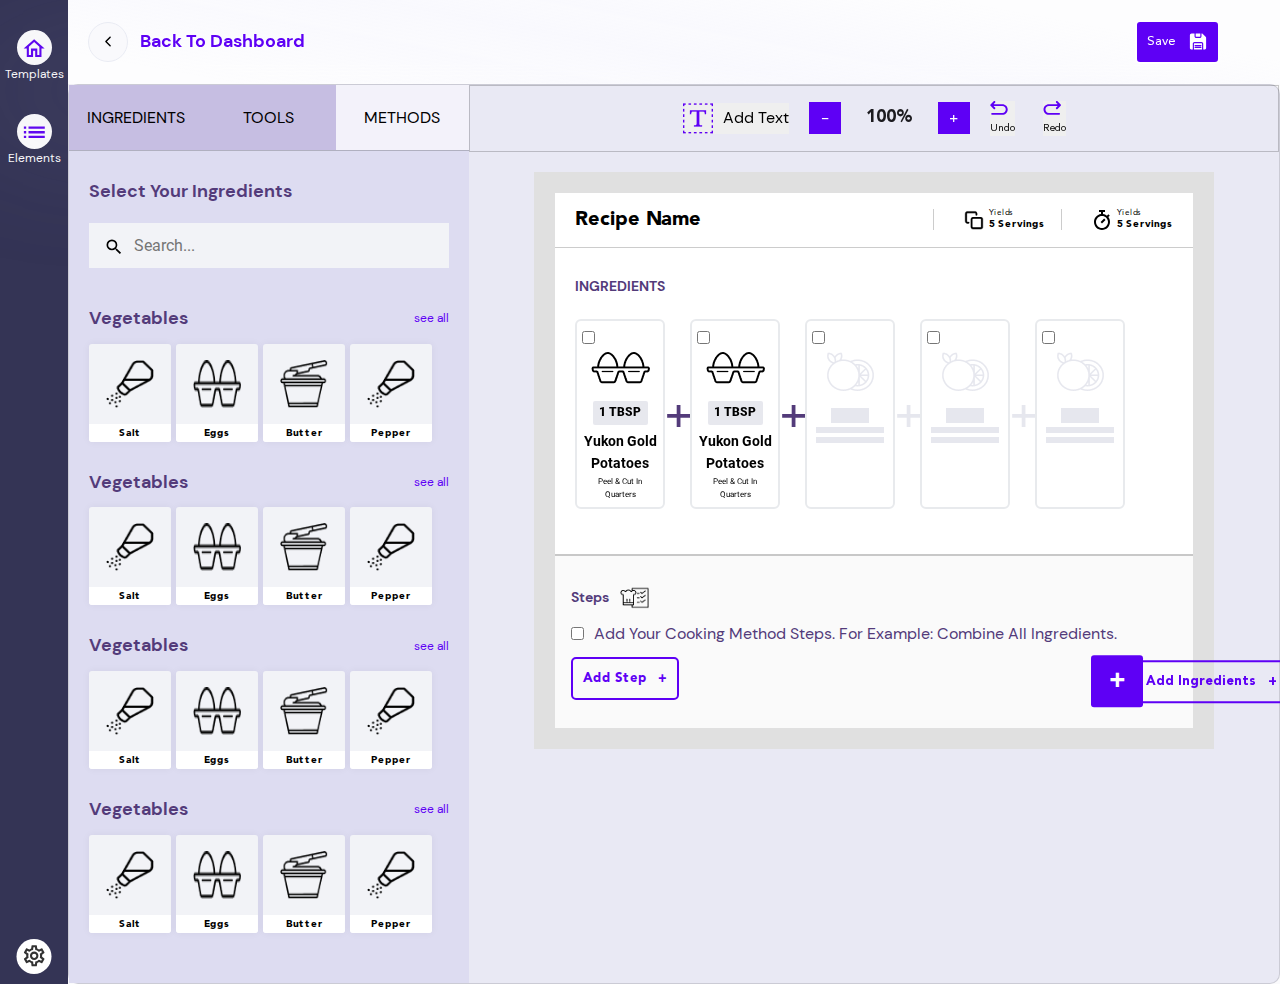
<file: src/index-8.html>
<!DOCTYPE html>
<html lang="en">
	<head>
		<meta charset="UTF-8" />
		<meta http-equiv="X-UA-Compatible" content="IE=edge" />
		<meta name="viewport" content="width=device-width, initial-scale=1.0" />
		<title>PTP Recipe Page 1</title>
		<link rel="stylesheet" href="css/bootstrap.css" />
		<link rel="stylesheet" href="fonts/stylesheet.css" />
		<link rel="stylesheet" href="css/style.css" />
	</head>
	<body>
		<main class="main element-page d-flex justify-content-start align-items-stretch">
			<div class="sidebar">
				<ul class="sidebar__list">
					<li class="sidebar__item">
						<a href="#" class="sidebar__link">
							<span class="sidebar__icon">
								<svg class="icon">
									<use xlink:href="img/icons.svg#icon-nav-home"></use>
								</svg>
							</span>
							<span class="text">Templates</span>
						</a>
					</li>
					<li class="sidebar__item">
						<a href="#" class="sidebar__link">
							<span class="sidebar__icon">
								<svg class="icon">
									<use xlink:href="img/icons.svg#icon-nav-list"></use>
								</svg>
							</span>
							<span class="text">Elements</span>
						</a>
					</li>

					<li class="sidebar__item btn-settings">
						<a href="#" class="sidebar__link">
							<span class="sidebar__icon">
								<svg class="icon icon-settings">
									<use xlink:href="img/icons.svg#icon-nav-settings"></use>
								</svg>
							</span>
						</a>
					</li>
				</ul>
			</div>

			<div class="display">
				<nav class="nav">
					<a href="#" class="back-btn">
						<span class="chevron">
							<svg class="icon">
								<use xlink:href="img/icons.svg#icon-chevron-left"></use>
							</svg>
						</span>
						<span class="bold text">Back to Dashboard</span>
					</a>

					<div class="sub-nav mb-2 d-none">
						<div class="percentege">
							<button class="btn-minus">-</button>
							<h5 class="heading">100%</h5>
							<button class="btn-plus">+</button>
						</div>
						<div class="cookies__btns">
							<button class="cookies__btn">
								<svg class="icon">
									<use xlink:href="img/icons.svg#icon-undo_ico"></use>
								</svg>
								<span>undo</span>
							</button>
							<button class="cookies__btn">
								<svg class="icon">
									<use xlink:href="img/icons.svg#icon-redo_ico"></use>
								</svg>
								<span>redo</span>
							</button>
						</div>
					</div>

					<div class="nav__btns mr-4">
						<button class="btn btn-save">
							<span>save</span>
							<svg class="icon">
								<use xlink:href="img/icons.svg#icon-save"></use>
							</svg>
						</button>
					</div>
				</nav>

				<div class="card">
					<div class="products">
						<div class="products__nav d-flex align-items-center justify-content-between mb-3">
							<button class="btn__products text-uppercase">Ingredients</button>
							<button class="btn__products text-uppercase">tools</button>
							<button class="btn__products text-uppercase active">methods</button>
						</div>

						<div class="products__content">
							<h4 class="heading mb-2">Select your ingredients</h4>
							<form action="#" class="products__form mb-4">
								<span class="search-icon">
									<svg class="icon">
										<use xlink:href="img/icons.svg#icon-search"></use>
									</svg>
								</span>
								<input type="text" placeholder="Search..." class="products__input" />
							</form>

							<div class="mbl-content">
								<div class="product-content">
									<div class="products__header">
										<!-- <h4 class="heading">Vegetables</h4> -->
										<ul class="list">
											<li class="item">
												<a href="#" class="link active">Vegetables</a>
											</li>
											<li class="item">
												<a href="#" class="link">protien</a>
											</li>
											<li class="item">
												<a href="#" class="link">fruites</a>
											</li>
											<li class="item">
												<a href="#" class="link">condiments</a>
											</li>
											<li class="item">
												<a href="#" class="link">dairy</a>
											</li>
										</ul>
									</div>
									<div class="products__list">
										<div class="products__item">
											<figure class="products__img">
												<img src="img/product-1.png" alt="img 1" />
											</figure>
											<h5 class="heading center">salt</h5>
										</div>
										<div class="products__item">
											<figure class="products__img">
												<img src="img/product-2.png" alt="img 1" />
											</figure>
											<h5 class="heading center">eggs</h5>
										</div>
										<div class="products__item">
											<figure class="products__img">
												<img src="img/product-3.png" alt="img 1" />
											</figure>
											<h5 class="heading center">butter</h5>
										</div>
										<div class="products__item">
											<figure class="products__img">
												<img src="img/product-4.png" alt="img 1" />
											</figure>
											<h5 class="heading center">pepper</h5>
										</div>
									</div>
								</div>
							</div>

							<div class="product-content mb-3">
								<div class="products__header">
									<h4 class="heading">Vegetables</h4>
									<button class="btn-all">see all</button>
								</div>
								<div class="products__list">
									<div class="products__item">
										<figure class="products__img">
											<img src="img/product-1.png" alt="img 1" />
										</figure>
										<h5 class="heading center">salt</h5>
									</div>
									<div class="products__item">
										<figure class="products__img">
											<img src="img/product-2.png" alt="img 1" />
										</figure>
										<h5 class="heading center">eggs</h5>
									</div>
									<div class="products__item">
										<figure class="products__img">
											<img src="img/product-3.png" alt="img 1" />
										</figure>
										<h5 class="heading center">butter</h5>
									</div>
									<div class="products__item">
										<figure class="products__img">
											<img src="img/product-4.png" alt="img 1" />
										</figure>
										<h5 class="heading center">pepper</h5>
									</div>
								</div>
							</div>
							<div class="product-content mb-3">
								<div class="products__header">
									<h4 class="heading">Vegetables</h4>
									<button class="btn-all">see all</button>
								</div>
								<div class="products__list">
									<div class="products__item">
										<figure class="products__img">
											<img src="img/product-1.png" alt="img 1" />
										</figure>
										<h5 class="heading center">salt</h5>
									</div>
									<div class="products__item">
										<figure class="products__img">
											<img src="img/product-2.png" alt="img 1" />
										</figure>
										<h5 class="heading center">eggs</h5>
									</div>
									<div class="products__item">
										<figure class="products__img">
											<img src="img/product-3.png" alt="img 1" />
										</figure>
										<h5 class="heading center">butter</h5>
									</div>
									<div class="products__item">
										<figure class="products__img">
											<img src="img/product-4.png" alt="img 1" />
										</figure>
										<h5 class="heading center">pepper</h5>
									</div>
								</div>
							</div>
							<div class="product-content mb-3">
								<div class="products__header">
									<h4 class="heading">Vegetables</h4>
									<button class="btn-all">see all</button>
								</div>
								<div class="products__list">
									<div class="products__item">
										<figure class="products__img">
											<img src="img/product-1.png" alt="img 1" />
										</figure>
										<h5 class="heading center">salt</h5>
									</div>
									<div class="products__item">
										<figure class="products__img">
											<img src="img/product-2.png" alt="img 1" />
										</figure>
										<h5 class="heading center">eggs</h5>
									</div>
									<div class="products__item">
										<figure class="products__img">
											<img src="img/product-3.png" alt="img 1" />
										</figure>
										<h5 class="heading center">butter</h5>
									</div>
									<div class="products__item">
										<figure class="products__img">
											<img src="img/product-4.png" alt="img 1" />
										</figure>
										<h5 class="heading center">pepper</h5>
									</div>
								</div>
							</div>
							<div class="product-content">
								<div class="products__header">
									<h4 class="heading">Vegetables</h4>
									<button class="btn-all">see all</button>
								</div>
								<div class="products__list">
									<div class="products__item">
										<figure class="products__img">
											<img src="img/product-1.png" alt="img 1" />
										</figure>
										<h5 class="heading center">salt</h5>
									</div>
									<div class="products__item">
										<figure class="products__img">
											<img src="img/product-2.png" alt="img 1" />
										</figure>
										<h5 class="heading center">eggs</h5>
									</div>
									<div class="products__item">
										<figure class="products__img">
											<img src="img/product-3.png" alt="img 1" />
										</figure>
										<h5 class="heading center">butter</h5>
									</div>
									<div class="products__item">
										<figure class="products__img">
											<img src="img/product-4.png" alt="img 1" />
										</figure>
										<h5 class="heading center">pepper</h5>
									</div>
								</div>
							</div>
						</div>
					</div>

					<div class="cookies">
						<div class="sub-nav mb-2">
							<button class="cookies__btn d-flex align-items-center mr-2">
								<img src="img/add-text-ico.png" alt="" class="mr-1" />
								<span>add text</span>
							</button>
							<div class="percentege mr-2">
								<button class="btn-minus">-</button>
								<h5 class="heading">100%</h5>
								<button class="btn-plus">+</button>
							</div>
							<div class="cookies__btns">
								<button class="cookies__btn">
									<svg class="icon">
										<use xlink:href="img/icons.svg#icon-undo_ico"></use>
									</svg>
									<span>undo</span>
								</button>
								<button class="cookies__btn">
									<svg class="icon">
										<use xlink:href="img/icons.svg#icon-redo_ico"></use>
									</svg>
									<span>redo</span>
								</button>
							</div>
						</div>

						<div class="cookies__card">
							<div class="cookies__nav mb-3">
								<h3 class="heading font-avenir bold">recipe name</h3>
								<div class="right">
									<div class="servings">
										<img src="img/servings-ico.png" class="icon" alt="" />
										<div class="details">
											<h6 class="heading">Yields</h6>
											<h5 class="heading bold">5 Servings</h5>
										</div>
									</div>
									<div class="servings">
										<svg class="icon">
											<use xlink:href="img/icons.svg#icon-timer"></use>
										</svg>
										<div class="details">
											<h6 class="heading">Yields</h6>
											<h5 class="heading bold">5 Servings</h5>
										</div>
									</div>
								</div>
							</div>

							<h4 class="heading text-uppercase mb-1">INGREDIENTS</h4>
							<div class="cookies__list mb-3">
								<div class="cookies__item">
									<input type="checkbox" class="input" />
									<figure class="cookies__img mb-1 center">
										<img src="img/product-2.png" alt="" />
									</figure>
									<div class="cookies__name center font-roboto">1 TBSP</div>
									<div class="cookies__title center font-roboto">Yukon Gold Potatoes</div>
									<div class="cookies__desc center font-roboto">Peel & Cut in Quarters</div>
								</div>
								<div class="cookies__item">
									<input type="checkbox" class="input" />
									<figure class="cookies__img mb-1 center">
										<img src="img/product-2.png" alt="" />
									</figure>
									<div class="cookies__name center font-roboto">1 TBSP</div>
									<div class="cookies__title center font-roboto">Yukon Gold Potatoes</div>
									<div class="cookies__desc center font-roboto">Peel & Cut in Quarters</div>
								</div>
								<div class="cookies__item demo">
									<input type="checkbox" class="input" />
									<figure class="cookies__img mb-1 center">
										<img src="img/demo-img.png" alt="" />
									</figure>
									<div class="demo__h1"></div>
									<div class="demo__p"></div>
									<div class="demo__p"></div>
									<!-- <div class="cookies__name center font-roboto">1 TBSP</div>
									<div class="cookies__title center font-roboto">Yukon Gold Potatoes</div>
									<div class="cookies__desc center font-roboto">Peel & Cut in Quarters</div> -->
								</div>
								<div class="cookies__item demo">
									<input type="checkbox" class="input" />
									<figure class="cookies__img mb-1 center">
										<img src="img/demo-img.png" alt="" />
									</figure>
									<div class="demo__h1"></div>
									<div class="demo__p"></div>
									<div class="demo__p"></div>
									<!-- <div class="cookies__name center font-roboto">1 TBSP</div>
									<div class="cookies__title center font-roboto">Yukon Gold Potatoes</div>
									<div class="cookies__desc center font-roboto">Peel & Cut in Quarters</div> -->
								</div>
								<div class="cookies__item demo">
									<input type="checkbox" class="input" />
									<figure class="cookies__img mb-1 center">
										<img src="img/demo-img.png" alt="" />
									</figure>
									<div class="demo__h1"></div>
									<div class="demo__p"></div>
									<div class="demo__p"></div>
									<!-- <div class="cookies__name center font-roboto">1 TBSP</div>
									<div class="cookies__title center font-roboto">Yukon Gold Potatoes</div>
									<div class="cookies__desc center font-roboto">Peel & Cut in Quarters</div> -->
								</div>
							</div>

							<div class="cookies__footer">
								<h4 class="heading text-uppercase mb-1 d-flex align-items-center mb-1">
									<span>steps</span>
									<img src="img/steps-ico.png" class="icon ml-1" alt="" />
								</h4>

								<div class="d-flex align-items-center mb-1">
									<input type="checkbox" class="input" />
									<p class="text ml-1">
										Add your cooking method steps. for example: Combine all Ingredients.
									</p>
								</div>

								<button class="btn btn-add-step">
									<span>add step</span>
									<span>+</span>
								</button>
								<button class="btn btn-add-ingredients">
									<span>Add ingredients</span>
									<span>+</span>
								</button>
							</div>
						</div>
					</div>
				</div>
			</div>
		</main>

		<!-- JavaScript Bundle with Popper -->
		<script
			src="https://cdn.jsdelivr.net/npm/bootstrap@5.2.0/dist/js/bootstrap.bundle.min.js"
			integrity="sha384-A3rJD856KowSb7dwlZdYEkO39Gagi7vIsF0jrRAoQmDKKtQBHUuLZ9AsSv4jD4Xa"
			crossorigin="anonymous"
		></script>
	</body>
</html>
</file>
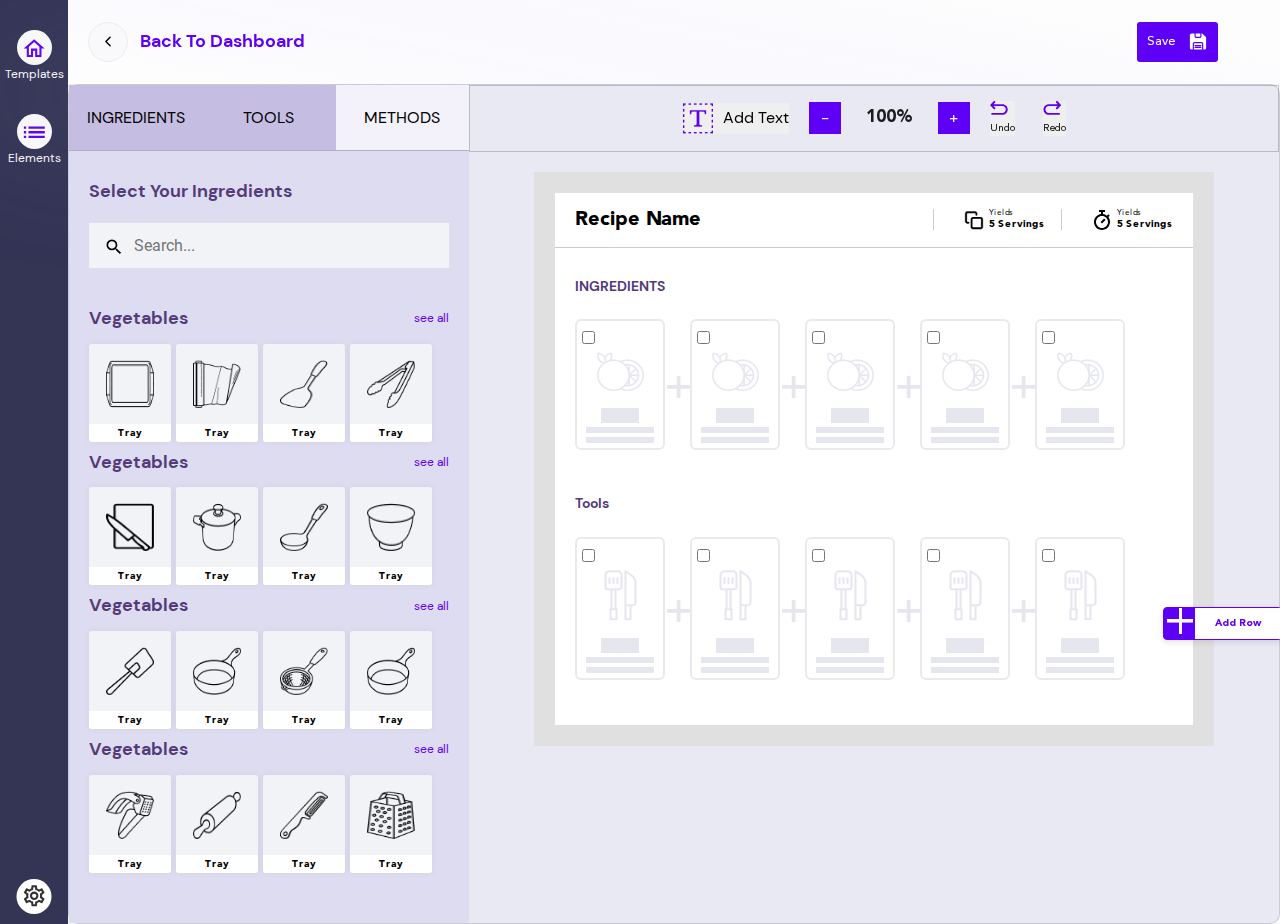
<file: src/index-9.html>
<!DOCTYPE html>
<html lang="en">
	<head>
		<meta charset="UTF-8" />
		<meta http-equiv="X-UA-Compatible" content="IE=edge" />
		<meta name="viewport" content="width=device-width, initial-scale=1.0" />
		<title>PTP Recipe Page 1</title>
		<link rel="stylesheet" href="css/bootstrap.css" />
		<link rel="stylesheet" href="fonts/stylesheet.css" />
		<link rel="stylesheet" href="css/style.css" />
	</head>
	<body>
		<main class="main element-page d-flex justify-content-start align-items-stretch">
			<div class="sidebar">
				<ul class="sidebar__list">
					<li class="sidebar__item">
						<a href="#" class="sidebar__link">
							<span class="sidebar__icon">
								<svg class="icon">
									<use xlink:href="img/icons.svg#icon-nav-home"></use>
								</svg>
							</span>
							<span class="text">Templates</span>
						</a>
					</li>
					<li class="sidebar__item">
						<a href="#" class="sidebar__link">
							<span class="sidebar__icon">
								<svg class="icon">
									<use xlink:href="img/icons.svg#icon-nav-list"></use>
								</svg>
							</span>
							<span class="text">Elements</span>
						</a>
					</li>

					<li class="sidebar__item btn-settings">
						<a href="#" class="sidebar__link">
							<span class="sidebar__icon">
								<svg class="icon icon-settings">
									<use xlink:href="img/icons.svg#icon-nav-settings"></use>
								</svg>
							</span>
						</a>
					</li>
				</ul>
			</div>

			<div class="display">
				<nav class="nav">
					<a href="#" class="back-btn">
						<span class="chevron">
							<svg class="icon">
								<use xlink:href="img/icons.svg#icon-chevron-left"></use>
							</svg>
						</span>
						<span class="bold text">Back to Dashboard</span>
					</a>

					<div class="sub-nav mb-2 d-none">
						<div class="percentege">
							<button class="btn-minus">-</button>
							<h5 class="heading">100%</h5>
							<button class="btn-plus">+</button>
						</div>
						<div class="cookies__btns">
							<button class="cookies__btn">
								<svg class="icon">
									<use xlink:href="img/icons.svg#icon-undo_ico"></use>
								</svg>
								<span>undo</span>
							</button>
							<button class="cookies__btn">
								<svg class="icon">
									<use xlink:href="img/icons.svg#icon-redo_ico"></use>
								</svg>
								<span>redo</span>
							</button>
						</div>
					</div>

					<div class="nav__btns mr-4">
						<button class="btn btn-save">
							<span>save</span>
							<svg class="icon">
								<use xlink:href="img/icons.svg#icon-save"></use>
							</svg>
						</button>
					</div>
				</nav>

				<div class="card">
					<div class="products">
						<div class="products__nav d-flex align-items-center justify-content-between mb-3">
							<button class="btn__products text-uppercase">Ingredients</button>
							<button class="btn__products text-uppercase">tools</button>
							<button class="btn__products text-uppercase active">methods</button>
						</div>

						<div class="products__content">
							<h4 class="heading mb-2">Select your ingredients</h4>
							<form action="#" class="products__form mb-4">
								<span class="search-icon">
									<svg class="icon">
										<use xlink:href="img/icons.svg#icon-search"></use>
									</svg>
								</span>
								<input type="text" placeholder="Search..." class="products__input" />
							</form>

							<div class="mbl-content">
								<div class="product-content">
									<div class="products__header">
										<!-- <h4 class="heading">Vegetables</h4> -->
										<ul class="list">
											<li class="item">
												<a href="#" class="link active">Vegetables</a>
											</li>
											<li class="item">
												<a href="#" class="link">protien</a>
											</li>
											<li class="item">
												<a href="#" class="link">fruites</a>
											</li>
											<li class="item">
												<a href="#" class="link">condiments</a>
											</li>
											<li class="item">
												<a href="#" class="link">dairy</a>
											</li>
										</ul>
									</div>
									<div class="products__list">
										<div class="products__item">
											<img src="img/img-1.png" alt="img 1" />
										</div>
										<div class="products__item">
											<img src="img/img-2.png" alt="img 2" />
										</div>
										<div class="products__item">
											<img src="img/img-3.png" alt="img 3" />
										</div>
										<div class="products__item">
											<img src="img/img-4.png" alt="img 4" />
										</div>
										<div class="products__item">
											<img src="img/img-1.png" alt="img 1" />
										</div>
									</div>
								</div>
							</div>

							<div class="product-content mb-1">
								<div class="products__header">
									<h4 class="heading">Vegetables</h4>
									<button class="btn-all">see all</button>
								</div>
								<div class="products__list">
									<div class="products__item">
										<figure class="products__img">
											<img src="img/img-1.png" alt="img 1" />
										</figure>
										<h5 class="heading center">Tray</h5>
									</div>
									<div class="products__item">
										<figure class="products__img">
											<img src="img/img-2.png" alt="img 2" />
										</figure>
										<h5 class="heading center">Tray</h5>
									</div>
									<div class="products__item">
										<figure class="products__img">
											<img src="img/img-3.png" alt="img 3" />
										</figure>
										<h5 class="heading center">Tray</h5>
									</div>
									<div class="products__item">
										<figure class="products__img">
											<img src="img/img-4.png" alt="img 4" />
										</figure>
										<h5 class="heading center">Tray</h5>
									</div>
								</div>
							</div>
							<div class="product-content mb-1">
								<div class="products__header">
									<h4 class="heading">Vegetables</h4>
									<button class="btn-all">see all</button>
								</div>
								<div class="products__list">
									<div class="products__item">
										<figure class="products__img">
											<img src="img/img-5.png" alt="img 5" />
										</figure>
										<h5 class="heading center">Tray</h5>
									</div>
									<div class="products__item">
										<figure class="products__img">
											<img src="img/img-6.png" alt="img 6" />
										</figure>
										<h5 class="heading center">Tray</h5>
									</div>
									<div class="products__item">
										<figure class="products__img">
											<img src="img/img-7.png" alt="img 7" />
										</figure>
										<h5 class="heading center">Tray</h5>
									</div>
									<div class="products__item">
										<figure class="products__img">
											<img src="img/img-8.png" alt="img 8" />
										</figure>
										<h5 class="heading center">Tray</h5>
									</div>
								</div>
							</div>
							<div class="product-content mb-1">
								<div class="products__header">
									<h4 class="heading">Vegetables</h4>
									<button class="btn-all">see all</button>
								</div>
								<div class="products__list">
									<div class="products__item">
										<figure class="products__img">
											<img src="img/img-9.png" alt="img 1" />
										</figure>
										<h5 class="heading center">Tray</h5>
									</div>
									<div class="products__item">
										<figure class="products__img">
											<img src="img/img-10.png" alt="img 2" />
										</figure>
										<h5 class="heading center">Tray</h5>
									</div>
									<div class="products__item">
										<figure class="products__img">
											<img src="img/img-11.png" alt="img 11" />
										</figure>
										<h5 class="heading center">Tray</h5>
									</div>
									<div class="products__item">
										<figure class="products__img">
											<img src="img/img-12.png" alt="img 12" />
										</figure>
										<h5 class="heading center">Tray</h5>
									</div>
								</div>
							</div>
							<div class="product-content">
								<div class="products__header">
									<h4 class="heading">Vegetables</h4>
									<button class="btn-all">see all</button>
								</div>
								<div class="products__list">
									<div class="products__item">
										<figure class="products__img">
											<img src="img/img-13.png" alt="img 13" />
										</figure>
										<h5 class="heading center">Tray</h5>
									</div>
									<div class="products__item">
										<figure class="products__img">
											<img src="img/img-14.png" alt="img 14" />
										</figure>
										<h5 class="heading center">Tray</h5>
									</div>
									<div class="products__item">
										<figure class="products__img">
											<img src="img/img-15.png" alt="img 15" />
										</figure>
										<h5 class="heading center">Tray</h5>
									</div>
									<div class="products__item">
										<figure class="products__img">
											<img src="img/img-16.png" alt="img 16" />
										</figure>
										<h5 class="heading center">Tray</h5>
									</div>
								</div>
							</div>
						</div>
					</div>

					<div class="cookies">
						<div class="sub-nav mb-2">
							<button class="cookies__btn d-flex align-items-center mr-2">
								<img src="img/add-text-ico.png" alt="" class="mr-1" />
								<span>add text</span>
							</button>
							<div class="percentege mr-2">
								<button class="btn-minus">-</button>
								<h5 class="heading">100%</h5>
								<button class="btn-plus">+</button>
							</div>
							<div class="cookies__btns">
								<button class="cookies__btn">
									<svg class="icon">
										<use xlink:href="img/icons.svg#icon-undo_ico"></use>
									</svg>
									<span>undo</span>
								</button>
								<button class="cookies__btn">
									<svg class="icon">
										<use xlink:href="img/icons.svg#icon-redo_ico"></use>
									</svg>
									<span>redo</span>
								</button>
							</div>
						</div>

						<div class="cookies__card">
							<div class="cookies__nav mb-3">
								<h3 class="heading font-avenir bold">recipe name</h3>
								<div class="right">
									<div class="servings">
										<img src="img/servings-ico.png" class="icon" alt="" />
										<div class="details">
											<h6 class="heading">Yields</h6>
											<h5 class="heading bold">5 Servings</h5>
										</div>
									</div>
									<div class="servings">
										<svg class="icon">
											<use xlink:href="img/icons.svg#icon-timer"></use>
										</svg>
										<div class="details">
											<h6 class="heading">Yields</h6>
											<h5 class="heading bold">5 Servings</h5>
										</div>
									</div>
								</div>
							</div>

							<h4 class="heading text-uppercase mb-1">INGREDIENTS</h4>
							<div class="cookies__list mb-3">
								<div class="cookies__item demo">
									<input type="checkbox" class="input" />
									<figure class="cookies__img mb-1 center">
										<img src="img/demo-img.png" alt="" />
									</figure>
									<div class="demo__h1"></div>
									<div class="demo__p"></div>
									<div class="demo__p"></div>
									<!-- <div class="cookies__name center font-roboto">1 TBSP</div>
									<div class="cookies__title center font-roboto">Yukon Gold Potatoes</div>
									<div class="cookies__desc center font-roboto">Peel & Cut in Quarters</div> -->
								</div>
								<div class="cookies__item demo">
									<input type="checkbox" class="input" />
									<figure class="cookies__img mb-1 center">
										<img src="img/demo-img.png" alt="" />
									</figure>
									<div class="demo__h1"></div>
									<div class="demo__p"></div>
									<div class="demo__p"></div>
									<!-- <div class="cookies__name center font-roboto">1 TBSP</div>
									<div class="cookies__title center font-roboto">Yukon Gold Potatoes</div>
									<div class="cookies__desc center font-roboto">Peel & Cut in Quarters</div> -->
								</div>
								<div class="cookies__item demo">
									<input type="checkbox" class="input" />
									<figure class="cookies__img mb-1 center">
										<img src="img/demo-img.png" alt="" />
									</figure>
									<div class="demo__h1"></div>
									<div class="demo__p"></div>
									<div class="demo__p"></div>
									<!-- <div class="cookies__name center font-roboto">1 TBSP</div>
									<div class="cookies__title center font-roboto">Yukon Gold Potatoes</div>
									<div class="cookies__desc center font-roboto">Peel & Cut in Quarters</div> -->
								</div>
								<div class="cookies__item demo">
									<input type="checkbox" class="input" />
									<figure class="cookies__img mb-1 center">
										<img src="img/demo-img.png" alt="" />
									</figure>
									<div class="demo__h1"></div>
									<div class="demo__p"></div>
									<div class="demo__p"></div>
									<!-- <div class="cookies__name center font-roboto">1 TBSP</div>
									<div class="cookies__title center font-roboto">Yukon Gold Potatoes</div>
									<div class="cookies__desc center font-roboto">Peel & Cut in Quarters</div> -->
								</div>
								<div class="cookies__item demo">
									<input type="checkbox" class="input" />
									<figure class="cookies__img mb-1 center">
										<img src="img/demo-img.png" alt="" />
									</figure>
									<div class="demo__h1"></div>
									<div class="demo__p"></div>
									<div class="demo__p"></div>
									<!-- <div class="cookies__name center font-roboto">1 TBSP</div>
									<div class="cookies__title center font-roboto">Yukon Gold Potatoes</div>
									<div class="cookies__desc center font-roboto">Peel & Cut in Quarters</div> -->
								</div>
							</div>
							<h4
								class="heading text-uppercase mb-1 d-flex justify-content-between align-items-center mr-2"
							>
								<span>tools</span>
							</h4>
							<div class="cookies__list mb-3">
								<div class="cookies__item demo">
									<input type="checkbox" class="input" />
									<figure class="cookies__img mb-1 center">
										<img src="img/demo-img-2.png" alt="" />
									</figure>
									<div class="demo__h1"></div>
									<div class="demo__p"></div>
									<div class="demo__p"></div>
									<!-- <div class="cookies__name center font-roboto">1 TBSP</div>
									<div class="cookies__title center font-roboto">Yukon Gold Potatoes</div>
									<div class="cookies__desc center font-roboto">Peel & Cut in Quarters</div> -->
								</div>
								<div class="cookies__item demo">
									<input type="checkbox" class="input" />
									<figure class="cookies__img mb-1 center">
										<img src="img/demo-img-2.png" alt="" />
									</figure>
									<div class="demo__h1"></div>
									<div class="demo__p"></div>
									<div class="demo__p"></div>
									<!-- <div class="cookies__name center font-roboto">1 TBSP</div>
									<div class="cookies__title center font-roboto">Yukon Gold Potatoes</div>
									<div class="cookies__desc center font-roboto">Peel & Cut in Quarters</div> -->
								</div>
								<div class="cookies__item demo">
									<input type="checkbox" class="input" />
									<figure class="cookies__img mb-1 center">
										<img src="img/demo-img-2.png" alt="" />
									</figure>
									<div class="demo__h1"></div>
									<div class="demo__p"></div>
									<div class="demo__p"></div>
									<!-- <div class="cookies__name center font-roboto">1 TBSP</div>
									<div class="cookies__title center font-roboto">Yukon Gold Potatoes</div>
									<div class="cookies__desc center font-roboto">Peel & Cut in Quarters</div> -->
								</div>
								<div class="cookies__item demo">
									<input type="checkbox" class="input" />
									<figure class="cookies__img mb-1 center">
										<img src="img/demo-img-2.png" alt="" />
									</figure>
									<div class="demo__h1"></div>
									<div class="demo__p"></div>
									<div class="demo__p"></div>
									<!-- <div class="cookies__name center font-roboto">1 TBSP</div>
									<div class="cookies__title center font-roboto">Yukon Gold Potatoes</div>
									<div class="cookies__desc center font-roboto">Peel & Cut in Quarters</div> -->
								</div>
								<div class="cookies__item demo">
									<input type="checkbox" class="input" />
									<figure class="cookies__img mb-1 center">
										<img src="img/demo-img-2.png" alt="" />
									</figure>
									<div class="demo__h1"></div>
									<div class="demo__p"></div>
									<div class="demo__p"></div>
									<!-- <div class="cookies__name center font-roboto">1 TBSP</div>
									<div class="cookies__title center font-roboto">Yukon Gold Potatoes</div>
									<div class="cookies__desc center font-roboto">Peel & Cut in Quarters</div> -->
								</div>
							</div>

							<button class="btn btn-add-row">
								<span class="icon">+</span>
								<span class="text"> Add row</span>
							</button>
						</div>
					</div>
				</div>
			</div>
		</main>

		<!-- JavaScript Bundle with Popper -->
		<script
			src="https://cdn.jsdelivr.net/npm/bootstrap@5.2.0/dist/js/bootstrap.bundle.min.js"
			integrity="sha384-A3rJD856KowSb7dwlZdYEkO39Gagi7vIsF0jrRAoQmDKKtQBHUuLZ9AsSv4jD4Xa"
			crossorigin="anonymous"
		></script>
	</body>
</html>
</file>
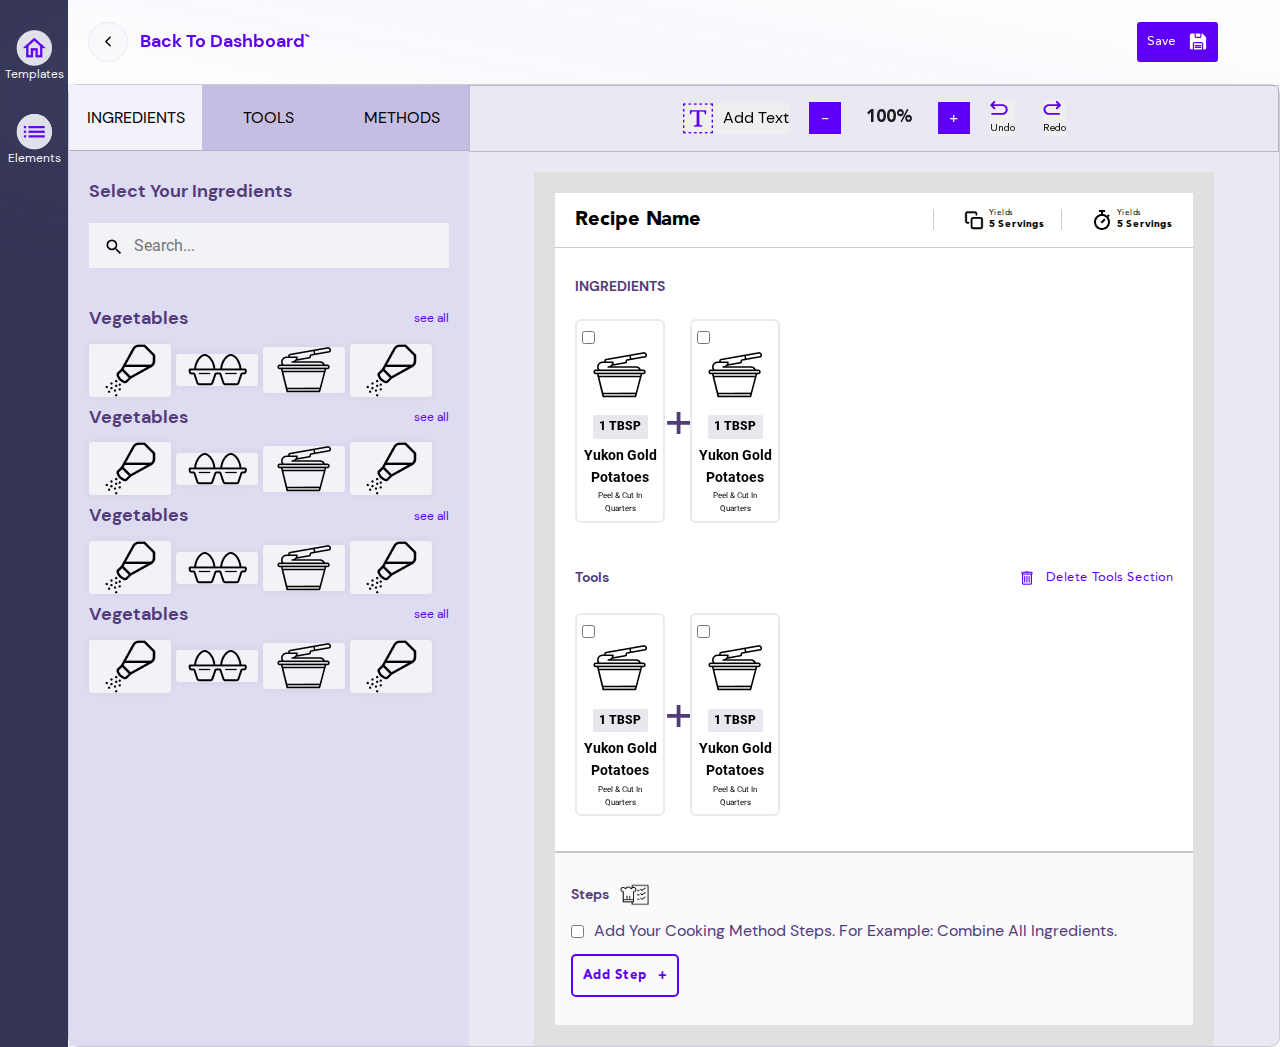
<file: src/index2.html>
<!DOCTYPE html>
<html lang="en">
	<head>
		<meta charset="UTF-8" />
		<meta http-equiv="X-UA-Compatible" content="IE=edge" />
		<meta name="viewport" content="width=device-width, initial-scale=1.0" />
		<title>PTP Recipe Page 1</title>
		<link rel="stylesheet" href="css/bootstrap.css" />
		<link rel="stylesheet" href="fonts/stylesheet.css" />
		<link rel="stylesheet" href="css/style.css" />
	</head>
	<body>
		<main class="main element-page d-flex justify-content-start align-items-stretch">
			<!-- <div class="bg"></div> -->
			<div class="sidebar">
				<ul class="sidebar__list">
					<li class="sidebar__item">
						<a href="#" class="sidebar__link active">
							<span class="sidebar__icon">
								<!-- <svg class="icon">
									<use xlink:href="img/icons.svg#icon-sidebar-ico-1"></use>
								</svg> -->
								<img src="img/sidebar-ico-1.png" alt="" />
							</span>
							<span class="text">Templates</span>
						</a>
					</li>
					<li class="sidebar__item">
						<a href="#" class="sidebar__link">
							<span class="sidebar__icon">
								<img src="img/sidebar-ico-2.png" alt="" />
							</span>
							<span class="text">Elements</span>
						</a>
					</li>
				</ul>
			</div>

			<div class="display">
				<nav class="nav">
					<a href="#" class="back-btn">
						<span class="chevron">
							<svg class="icon">
								<use xlink:href="img/icons.svg#icon-chevron-left"></use>
							</svg>
						</span>
						<span class="bold text">Back to Dashboard`</span>
					</a>

					<div class="sub-nav mb-2 d-none">
						<div class="percentege">
							<button class="btn-minus">-</button>
							<h5 class="heading">100%</h5>
							<button class="btn-plus">+</button>
						</div>
						<div class="cookies__btns">
							<button class="cookies__btn">
								<svg class="icon">
									<use xlink:href="img/icons.svg#icon-undo_ico"></use>
								</svg>
								<span>undo</span>
							</button>
							<button class="cookies__btn">
								<svg class="icon">
									<use xlink:href="img/icons.svg#icon-redo_ico"></use>
								</svg>
								<span>redo</span>
							</button>
						</div>
					</div>

					<div class="nav__btns mr-4">
						<button class="btn btn-save">
							<span>save</span>
							<svg class="icon">
								<use xlink:href="img/icons.svg#icon-save"></use>
							</svg>
						</button>
					</div>
				</nav>

				<div class="card">
					<div class="products">
						<div class="products__nav d-flex align-items-center justify-content-between mb-3">
							<button class="btn__products text-uppercase active">Ingredients</button>
							<button class="btn__products text-uppercase">tools</button>
							<button class="btn__products text-uppercase">methods</button>
						</div>

						<div class="products__content">
							<h4 class="heading mb-2">Select your ingredients</h4>
							<form action="#" class="products__form mb-4">
								<span class="search-icon">
									<svg class="icon">
										<use xlink:href="img/icons.svg#icon-search"></use>
									</svg>
								</span>
								<input type="text" placeholder="Search..." class="products__input" />
							</form>

							<div class="mbl-content">
								<div class="product-content">
									<div class="products__header">
										<!-- <h4 class="heading">Vegetables</h4> -->
										<ul class="list">
											<li class="item">
												<a href="#" class="link active">Vegetables</a>
											</li>
											<li class="item">
												<a href="#" class="link">protien</a>
											</li>
											<li class="item">
												<a href="#" class="link">fruites</a>
											</li>
											<li class="item">
												<a href="#" class="link">condiments</a>
											</li>
											<li class="item">
												<a href="#" class="link">dairy</a>
											</li>
										</ul>
									</div>
									<div class="products__list">
										<div class="products__item">
											<img src="img/product-1.png" alt="product 1" />
										</div>
										<div class="products__item">
											<img src="img/product-2.png" alt="product 2" />
										</div>
										<div class="products__item">
											<img src="img/product-3.png" alt="product 3" />
										</div>
										<div class="products__item">
											<img src="img/product-4.png" alt="product 4" />
										</div>
										<div class="products__item">
											<img src="img/product-1.png" alt="product 1" />
										</div>
									</div>
								</div>
							</div>

							<div class="product-content mb-1">
								<div class="products__header">
									<h4 class="heading">Vegetables</h4>
									<button class="btn-all">see all</button>
								</div>
								<div class="products__list">
									<div class="products__item">
										<img src="img/product-1.png" alt="product 1" />
									</div>
									<div class="products__item">
										<img src="img/product-2.png" alt="product 2" />
									</div>
									<div class="products__item">
										<img src="img/product-3.png" alt="product 3" />
									</div>
									<div class="products__item">
										<img src="img/product-4.png" alt="product 4" />
									</div>
								</div>
							</div>
							<div class="product-content mb-1">
								<div class="products__header">
									<h4 class="heading">Vegetables</h4>
									<button class="btn-all">see all</button>
								</div>
								<div class="products__list">
									<div class="products__item">
										<img src="img/product-1.png" alt="product 1" />
									</div>
									<div class="products__item">
										<img src="img/product-2.png" alt="product 2" />
									</div>
									<div class="products__item">
										<img src="img/product-3.png" alt="product 3" />
									</div>
									<div class="products__item">
										<img src="img/product-4.png" alt="product 4" />
									</div>
								</div>
							</div>
							<div class="product-content mb-1">
								<div class="products__header">
									<h4 class="heading">Vegetables</h4>
									<button class="btn-all">see all</button>
								</div>
								<div class="products__list">
									<div class="products__item">
										<img src="img/product-1.png" alt="product 1" />
									</div>
									<div class="products__item">
										<img src="img/product-2.png" alt="product 2" />
									</div>
									<div class="products__item">
										<img src="img/product-3.png" alt="product 3" />
									</div>
									<div class="products__item">
										<img src="img/product-4.png" alt="product 4" />
									</div>
								</div>
							</div>
							<div class="product-content">
								<div class="products__header">
									<h4 class="heading">Vegetables</h4>
									<button class="btn-all">see all</button>
								</div>
								<div class="products__list">
									<div class="products__item">
										<img src="img/product-1.png" alt="product 1" />
									</div>
									<div class="products__item">
										<img src="img/product-2.png" alt="product 2" />
									</div>
									<div class="products__item">
										<img src="img/product-3.png" alt="product 3" />
									</div>
									<div class="products__item">
										<img src="img/product-4.png" alt="product 4" />
									</div>
								</div>
							</div>
						</div>
					</div>

					<div class="cookies">
						<div class="sub-nav mb-2">
							<button class="cookies__btn d-flex align-items-center mr-2">
								<img src="img/add-text-ico.png" alt="" class="mr-1" />
								<span>add text</span>
							</button>
							<div class="percentege mr-2">
								<button class="btn-minus">-</button>
								<h5 class="heading">100%</h5>
								<button class="btn-plus">+</button>
							</div>
							<div class="cookies__btns">
								<button class="cookies__btn">
									<svg class="icon">
										<use xlink:href="img/icons.svg#icon-undo_ico"></use>
									</svg>
									<span>undo</span>
								</button>
								<button class="cookies__btn">
									<svg class="icon">
										<use xlink:href="img/icons.svg#icon-redo_ico"></use>
									</svg>
									<span>redo</span>
								</button>
							</div>
						</div>

						<div class="cookies__card">
							<div class="cookies__nav mb-3">
								<h3 class="heading font-avenir bold">recipe name</h3>
								<div class="right">
									<div class="servings">
										<img src="img/servings-ico.png" class="icon" alt="" />
										<div class="details">
											<h6 class="heading">Yields</h6>
											<h5 class="heading bold">5 Servings</h5>
										</div>
									</div>
									<div class="servings">
										<svg class="icon">
											<use xlink:href="img/icons.svg#icon-timer"></use>
										</svg>
										<div class="details">
											<h6 class="heading">Yields</h6>
											<h5 class="heading bold">5 Servings</h5>
										</div>
									</div>
								</div>
							</div>

							<h4 class="heading text-uppercase mb-1">INGREDIENTS</h4>
							<div class="cookies__list mb-3">
								<div class="cookies__item">
									<input type="checkbox" class="input" />
									<figure class="cookies__img mb-1 center">
										<img src="img/product-3.png" alt="" />
									</figure>
									<div class="cookies__name center font-roboto">1 TBSP</div>
									<div class="cookies__title center font-roboto">Yukon Gold Potatoes</div>
									<div class="cookies__desc center font-roboto">Peel & Cut in Quarters</div>
								</div>
								<div class="cookies__item">
									<input type="checkbox" class="input" />
									<figure class="cookies__img mb-1 center">
										<img src="img/product-3.png" alt="" />
									</figure>
									<div class="cookies__name center font-roboto">1 TBSP</div>
									<div class="cookies__title center font-roboto">Yukon Gold Potatoes</div>
									<div class="cookies__desc center font-roboto">Peel & Cut in Quarters</div>
								</div>
							</div>
							<h4
								class="heading text-uppercase mb-1 d-flex justify-content-between align-items-center mr-2"
							>
								<span>tools</span>
								<button class="btn btn__text">
									<img src="img/delete-ico.png" alt="" /> Delete Tools Section
								</button>
							</h4>
							<div class="cookies__list mb-2">
								<div class="cookies__item">
									<input type="checkbox" class="input" />
									<figure class="cookies__img mb-1 center">
										<img src="img/product-3.png" alt="" />
									</figure>
									<div class="cookies__name center font-roboto">1 TBSP</div>
									<div class="cookies__title center font-roboto">Yukon Gold Potatoes</div>
									<div class="cookies__desc center font-roboto">Peel & Cut in Quarters</div>
								</div>
								<div class="cookies__item">
									<input type="checkbox" class="input" />
									<figure class="cookies__img mb-1 center">
										<img src="img/product-3.png" alt="" />
									</figure>
									<div class="cookies__name center font-roboto">1 TBSP</div>
									<div class="cookies__title center font-roboto">Yukon Gold Potatoes</div>
									<div class="cookies__desc center font-roboto">Peel & Cut in Quarters</div>
								</div>
							</div>

							<div class="cookies__footer">
								<h4 class="heading text-uppercase mb-1 d-flex align-items-center mb-1">
									<span>steps</span>
									<img src="img/steps-ico.png" class="icon ml-1" alt="" />
								</h4>

								<div class="d-flex align-items-center mb-1">
									<input type="checkbox" class="input" />
									<p class="text ml-1">
										Add your cooking method steps. for example: Combine all Ingredients.
									</p>
								</div>

								<button class="btn btn-add-step">
									<span>add step</span>
									<span>+</span>
								</button>
							</div>
						</div>
					</div>
				</div>
			</div>
		</main>

		<!-- JavaScript Bundle with Popper -->
		<script
			src="https://cdn.jsdelivr.net/npm/bootstrap@5.2.0/dist/js/bootstrap.bundle.min.js"
			integrity="sha384-A3rJD856KowSb7dwlZdYEkO39Gagi7vIsF0jrRAoQmDKKtQBHUuLZ9AsSv4jD4Xa"
			crossorigin="anonymous"
		></script>
	</body>
</html>
</file>
<file: src/fonts/stylesheet.css>
@font-face {
    font-family: 'Avenir LT Std';
    src: url('AvenirLTStd-Book.woff2') format('woff2'),
        url('AvenirLTStd-Book.woff') format('woff');
    font-weight: normal;
    font-style: normal;
    font-display: swap;
}

@font-face {
    font-family: 'Avenir LT Std';
    src: url('AvenirLTStd-Black.woff2') format('woff2'),
        url('AvenirLTStd-Black.woff') format('woff');
    font-weight: 900;
    font-style: normal;
    font-display: swap;
}

@font-face {
    font-family: 'Avenir LT Std';
    src: url('AvenirLTStd-Roman.woff2') format('woff2'),
        url('AvenirLTStd-Roman.woff') format('woff');
    font-weight: normal;
    font-style: normal;
    font-display: swap;
}

@font-face {
    font-family: 'DM Sans';
    src: url('DMSans-Italic.woff2') format('woff2'),
        url('DMSans-Italic.woff') format('woff');
    font-weight: normal;
    font-style: italic;
    font-display: swap;
}

@font-face {
    font-family: 'DM Sans';
    src: url('DMSans-Bold.woff2') format('woff2'),
        url('DMSans-Bold.woff') format('woff');
    font-weight: bold;
    font-style: normal;
    font-display: swap;
}

@font-face {
    font-family: 'DM Sans';
    src: url('DMSans-BoldItalic.woff2') format('woff2'),
        url('DMSans-BoldItalic.woff') format('woff');
    font-weight: bold;
    font-style: italic;
    font-display: swap;
}

@font-face {
    font-family: 'DM Sans';
    src: url('DMSans-Medium.woff2') format('woff2'),
        url('DMSans-Medium.woff') format('woff');
    font-weight: 500;
    font-style: normal;
    font-display: swap;
}

@font-face {
    font-family: 'DM Sans';
    src: url('DMSans-MediumItalic.woff2') format('woff2'),
        url('DMSans-MediumItalic.woff') format('woff');
    font-weight: 500;
    font-style: italic;
    font-display: swap;
}

@font-face {
    font-family: 'DM Sans';
    src: url('DMSans-Regular.woff2') format('woff2'),
        url('DMSans-Regular.woff') format('woff');
    font-weight: normal;
    font-style: normal;
    font-display: swap;
}

@font-face {
    font-family: 'Roboto';
    src: url('Roboto-Bold.woff2') format('woff2'),
        url('Roboto-Bold.woff') format('woff');
    font-weight: bold;
    font-style: normal;
    font-display: swap;
}

@font-face {
    font-family: 'Roboto';
    src: url('Roboto-BlackItalic.woff2') format('woff2'),
        url('Roboto-BlackItalic.woff') format('woff');
    font-weight: 900;
    font-style: italic;
    font-display: swap;
}

@font-face {
    font-family: 'Roboto';
    src: url('Roboto-Black.woff2') format('woff2'),
        url('Roboto-Black.woff') format('woff');
    font-weight: 900;
    font-style: normal;
    font-display: swap;
}

@font-face {
    font-family: 'Roboto';
    src: url('Roboto-BoldItalic.woff2') format('woff2'),
        url('Roboto-BoldItalic.woff') format('woff');
    font-weight: bold;
    font-style: italic;
    font-display: swap;
}

@font-face {
    font-family: 'Roboto';
    src: url('Roboto-Italic.woff2') format('woff2'),
        url('Roboto-Italic.woff') format('woff');
    font-weight: normal;
    font-style: italic;
    font-display: swap;
}

@font-face {
    font-family: 'Roboto';
    src: url('Roboto-Light.woff2') format('woff2'),
        url('Roboto-Light.woff') format('woff');
    font-weight: 300;
    font-style: normal;
    font-display: swap;
}

@font-face {
    font-family: 'Roboto';
    src: url('Roboto-LightItalic.woff2') format('woff2'),
        url('Roboto-LightItalic.woff') format('woff');
    font-weight: 300;
    font-style: italic;
    font-display: swap;
}

@font-face {
    font-family: 'Roboto';
    src: url('Roboto-Medium.woff2') format('woff2'),
        url('Roboto-Medium.woff') format('woff');
    font-weight: 500;
    font-style: normal;
    font-display: swap;
}

@font-face {
    font-family: 'Roboto';
    src: url('Roboto-MediumItalic.woff2') format('woff2'),
        url('Roboto-MediumItalic.woff') format('woff');
    font-weight: 500;
    font-style: italic;
    font-display: swap;
}

@font-face {
    font-family: 'Roboto';
    src: url('Roboto-Regular.woff2') format('woff2'),
        url('Roboto-Regular.woff') format('woff');
    font-weight: normal;
    font-style: normal;
    font-display: swap;
}

@font-face {
    font-family: 'Roboto';
    src: url('Roboto-Thin.woff2') format('woff2'),
        url('Roboto-Thin.woff') format('woff');
    font-weight: 100;
    font-style: normal;
    font-display: swap;
}

@font-face {
    font-family: 'Roboto';
    src: url('Roboto-ThinItalic.woff2') format('woff2'),
        url('Roboto-ThinItalic.woff') format('woff');
    font-weight: 100;
    font-style: italic;
    font-display: swap;
}
</file>
<file: src/css/style.css>
*,
*::after,
*::before {
  margin: 0;
  padding: 0;
  box-sizing: border-box;
  list-style: none;
  text-decoration: none;
  outline: none;
  text-transform: capitalize;
}

html {
  font-size: 62.5%;
  scroll-behavior: smooth;
  overflow-x: hidden;
}
@media only screen and (max-width: 64em) {
  html {
    font-size: 55%;
  }
}
@media only screen and (max-width: 30em) {
  html {
    font-size: 45%;
  }
}
body {
  font-family: "DM Sans", sans-serif;
  font-size: 1.6rem;
  line-height: 1.6;
  color: #533b7a;
  overflow-x: hidden;
}

.main {
  background: #fafafc;
  min-height: 100vh;
  width: 100%;
  position: relative;
  z-index: 2;
}
.main .bg {
  height: 100%;
  width: 100%;
  background-image: url("../img/Waves.png");
  background-position: top center;
  background-size: cover;
  background-repeat: no-repeat;
  position: absolute;
  top: 0;
  left: 0;
  z-index: 1;
}

.custom-container {
  width: 95%;
  max-width: 120rem;
}

h5.heading {
  font-size: 1rem;
  font-family: "Avenir LT Std", sans-serif;
  font-weight: 900;
  color: #000;
}

h4.heading {
  font-size: 1.8rem;
  font-weight: 700;
  color: #533b7a;
}

h3.heading {
  font-size: 2rem;
  font-weight: 700;
  color: #000;
}

h6.heading {
  font-size: 0.8rem;
  font-family: "Avenir LT Std", sans-serif;
  color: #000;
}

.p__text {
  font-size: 1.6rem;
  color: #533b7a;
}

.bold {
  font-weight: 700;
}

.center {
  text-align: center;
}

.uppercase {
  text-transform: uppercase;
}

.capitalize {
  text-transform: capitalize;
}

.font-avenir {
  font-family: "Avenir LT Std", sans-serif;
}

.font-roboto {
  font-family: "Roboto", sans-serif;
}

.icon {
  height: 2.7rem;
  width: 3.1rem;
}

html,
body,
div,
span,
applet,
object,
iframe,
h1,
h2,
h3,
h4,
h5,
h6,
p,
blockquote,
pre,
a,
abbr,
acronym,
address,
big,
cite,
code,
del,
dfn,
em,
img,
ins,
kbd,
q,
s,
samp,
small,
strike,
strong,
sub,
sup,
tt,
var,
b,
u,
i,
center,
dl,
dt,
dd,
ol,
ul,
li,
fieldset,
form,
label,
legend,
table,
caption,
tbody,
tfoot,
thead,
tr,
th,
td,
article,
aside,
canvas,
details,
embed,
figure,
figcaption,
footer,
header,
hgroup,
menu,
nav,
output,
ruby,
section,
summary,
time,
mark,
audio,
video {
  margin: 0;
  padding: 0;
  border: 0;
  vertical-align: baseline;
}

article,
aside,
details,
figcaption,
figure,
footer,
header,
hgroup,
menu,
nav,
section {
  display: block;
}

ol,
ul {
  list-style: none;
}

blockquote,
q {
  quotes: none;
}

blockquote:before,
blockquote:after,
q:before,
q:after {
  content: "";
  content: none;
}

table {
  border-collapse: collapse;
  border-spacing: 0;
}

a:hover {
  text-decoration: none;
}

.white {
  color: #fff;
}

.laptop-land-show {
  display: none !important;
}
@media only screen and (max-width: 75em) {
  .laptop-land-show {
    display: block !important;
  }
}

@media only screen and (max-width: 75em) {
  .laptop-land-hide {
    display: none;
  }
}

.laptop-port-show {
  display: none;
}
@media only screen and (max-width: 64em) {
  .laptop-port-show {
    display: block;
  }
}

@media only screen and (max-width: 64em) {
  .laptop-port-hide {
    display: none;
  }
}

.tablet-land-show {
  display: none !important;
}
@media only screen and (max-width: 62em) {
  .tablet-land-show {
    display: block !important;
  }
}

@media only screen and (max-width: 62em) {
  .tablet-land-hide {
    display: none !important;
  }
}

.tablet-port-show {
  display: none !important;
}
@media only screen and (max-width: 48em) {
  .tablet-port-show {
    display: block !important;
  }
}

@media only screen and (max-width: 48em) {
  .tablet-port-hide {
    display: none !important;
  }
}

@media only screen and (max-width: 35.9375em) {
  .mbl-land-hide {
    display: none;
  }
}

.mbl-land-show {
  display: none;
}
@media only screen and (max-width: 35.9375em) {
  .mbl-land-show {
    display: block;
  }
}

.hide {
  opacity: 0;
  visibility: hidden;
}

.m--1 {
  margin: 0.5rem !important;
}

.m-1 {
  margin: 1rem !important;
}

.m-2 {
  margin: 2rem !important;
}

.m-3 {
  margin: 3rem !important;
}

.m-3 {
  margin: 3rem !important;
}

.m-4 {
  margin: 4rem !important;
}

.m-5 {
  margin: 5rem !important;
}

.mt-1 {
  margin-top: 1rem !important;
}

.mt-2 {
  margin-top: 2rem !important;
}

.mt-3 {
  margin-top: 3rem !important;
}

.mt-4 {
  margin-top: 4rem !important;
}

.mt-5 {
  margin-top: 5rem !important;
}

.mt-6 {
  margin-top: 6rem !important;
}

.mt-7 {
  margin-top: 7rem !important;
}

.mt-8 {
  margin-top: 8rem !important;
}

.mt-9 {
  margin-top: 9rem !important;
}

.mt-10 {
  margin-top: 10rem !important;
}

.mb-1 {
  margin-bottom: 1rem !important;
}

.mb-2 {
  margin-bottom: 2rem !important;
}

.mb-3 {
  margin-bottom: 3rem !important;
}

.mb-4 {
  margin-bottom: 4rem !important;
}

.mb-5 {
  margin-bottom: 5rem !important;
}

.mb-6 {
  margin-bottom: 6rem !important;
}

.mb-7 {
  margin-bottom: 7rem !important;
}

.mb-8 {
  margin-bottom: 8rem !important;
}

.mb-9 {
  margin-bottom: 9rem !important;
}

.mb-10 {
  margin-bottom: 10rem !important;
}

.mr-1 {
  margin-right: 1rem !important;
}

.mr-2 {
  margin-right: 2rem !important;
}

.mr-3 {
  margin-right: 3rem !important;
}

.mr-4 {
  margin-right: 4rem !important;
}

.mr-5 {
  margin-right: 5rem !important;
}

.mr-6 {
  margin-right: 6rem !important;
}

.mr-7 {
  margin-right: 7rem !important;
}

.mr-8 {
  margin-right: 8rem !important;
}

.mr-9 {
  margin-right: 9rem !important;
}

.mr-10 {
  margin-right: 10rem !important;
}

.ml-1 {
  margin-left: 1rem !important;
}

.ml-2 {
  margin-left: 2rem !important;
}

.ml-3 {
  margin-left: 3rem !important;
}

.ml-4 {
  margin-left: 4rem !important;
}

.ml-5 {
  margin-left: 5rem !important;
}

.ml-6 {
  margin-left: 6rem !important;
}

.ml-7 {
  margin-left: 7rem !important;
}

.ml-8 {
  margin-left: 8rem !important;
}

.ml-9 {
  margin-left: 9rem !important;
}

.ml-10 {
  margin-left: 10rem !important;
}

.p-1 {
  padding: 1rem !important;
}

.p-2 {
  padding: 2rem !important;
}

.p-3 {
  padding: 3rem !important;
}

.p-4 {
  padding: 4rem !important;
}

.p-5 {
  padding: 5rem !important;
}

.px-1 {
  padding: 0 1rem !important;
}

.px-2 {
  padding: 0 2rem !important;
}

.px-3 {
  padding: 0 3rem !important;
}

.px-4 {
  padding: 0 4rem !important;
}

.px-5 {
  padding: 0 5rem !important;
}

.py-1 {
  padding: 1rem 0 !important;
}

.py-2 {
  padding: 2rem 0 !important;
}

.py-3 {
  padding: 3rem 0 !important;
}

.py-4 {
  padding: 4rem 0 !important;
}

.py-5 {
  padding: 5rem 0 !important;
}

.pt-1 {
  padding-top: 1rem !important;
}

.pt-2 {
  padding-top: 2rem !important;
}

.pt-3 {
  padding-top: 3rem !important;
}

.pt-4 {
  padding-top: 4rem !important;
}

.pt-5 {
  padding-top: 5rem !important;
}

.pt-6 {
  padding-top: 6rem !important;
}

.pt-7 {
  padding-top: 7rem !important;
}

.pt-8 {
  padding-top: 8rem !important;
}

.pt-9 {
  padding-top: 9rem !important;
}

.pt-10 {
  padding-top: 10rem !important;
}

.pb-1 {
  padding-bottom: 1rem !important;
}

.pb-2 {
  padding-bottom: 2rem !important;
}

.pb-3 {
  padding-bottom: 3rem !important;
}

.pb-4 {
  padding-bottom: 4rem !important;
}

.pb-5 {
  padding-bottom: 5rem !important;
}

.pb-6 {
  padding-bottom: 6rem !important;
}

.pb-7 {
  padding-bottom: 7rem !important;
}

.pb-8 {
  padding-bottom: 8rem !important;
}

.pb-9 {
  padding-bottom: 9rem !important;
}

.pb-10 {
  padding-bottom: 10rem !important;
}

.ch-1 {
  max-width: 1ch;
}

.ch-2 {
  max-width: 2ch;
}

.ch-3 {
  max-width: 3ch;
}

.ch-4 {
  max-width: 4ch;
}

.ch-5 {
  max-width: 5ch;
}

.ch-6 {
  max-width: 6ch;
}

.ch-7 {
  max-width: 7ch;
}

.ch-8 {
  max-width: 8ch;
}

.ch-9 {
  max-width: 9ch;
}

.ch-10 {
  max-width: 10ch;
}

.ch-11 {
  max-width: 11ch;
}

.ch-12 {
  max-width: 12ch;
}

.ch-13 {
  max-width: 13ch;
}

.ch-14 {
  max-width: 14ch;
}

.ch-15 {
  max-width: 15ch;
}

.ch-16 {
  max-width: 16ch;
}

.ch-17 {
  max-width: 17ch;
}

.ch-18 {
  max-width: 18ch;
}

.ch-19 {
  max-width: 19ch;
}

.ch-20 {
  max-width: 20ch;
}

.ch-21 {
  max-width: 21ch;
}

.ch-22 {
  max-width: 22ch;
}

.ch-23 {
  max-width: 23ch;
}

.ch-24 {
  max-width: 24ch;
}

.ch-25 {
  max-width: 25ch;
}

.ch-26 {
  max-width: 26ch;
}

.ch-27 {
  max-width: 27ch;
}

.ch-28 {
  max-width: 28ch;
}

.ch-29 {
  max-width: 29ch;
}

.ch-30 {
  max-width: 30ch;
}

.ch-31 {
  max-width: 31ch;
}

.ch-32 {
  max-width: 32ch;
}

.ch-33 {
  max-width: 33ch;
}

.ch-34 {
  max-width: 34ch;
}

.ch-35 {
  max-width: 35ch;
}

.ch-36 {
  max-width: 36ch;
}

.ch-37 {
  max-width: 37ch;
}

.ch-38 {
  max-width: 38ch;
}

.ch-39 {
  max-width: 39ch;
}

.ch-40 {
  max-width: 40ch;
}

.ch-41 {
  max-width: 41ch;
}

.ch-42 {
  max-width: 42ch;
}

.ch-43 {
  max-width: 43ch;
}

.ch-44 {
  max-width: 44ch;
}

.ch-45 {
  max-width: 45ch;
}

.ch-46 {
  max-width: 46ch;
}

.ch-47 {
  max-width: 47ch;
}

.ch-48 {
  max-width: 48ch;
}

.ch-49 {
  max-width: 49ch;
}

.ch-50 {
  max-width: 50ch;
}

.ch-51 {
  max-width: 51ch;
}

.ch-52 {
  max-width: 52ch;
}

.ch-53 {
  max-width: 53ch;
}

.ch-54 {
  max-width: 54ch;
}

.ch-55 {
  max-width: 55ch;
}

.ch-56 {
  max-width: 56ch;
}

.ch-57 {
  max-width: 57ch;
}

.ch-58 {
  max-width: 58ch;
}

.ch-59 {
  max-width: 59ch;
}

.ch-60 {
  max-width: 60ch;
}

.ch-61 {
  max-width: 61ch;
}

.ch-62 {
  max-width: 62ch;
}

.ch-63 {
  max-width: 63ch;
}

.ch-64 {
  max-width: 64ch;
}

.ch-65 {
  max-width: 65ch;
}

.ch-66 {
  max-width: 66ch;
}

.ch-67 {
  max-width: 67ch;
}

.ch-68 {
  max-width: 68ch;
}

.ch-69 {
  max-width: 69ch;
}

.ch-70 {
  max-width: 70ch;
}

.ch-71 {
  max-width: 71ch;
}

.ch-72 {
  max-width: 72ch;
}

.ch-73 {
  max-width: 73ch;
}

.ch-74 {
  max-width: 74ch;
}

.ch-75 {
  max-width: 75ch;
}

.ch-76 {
  max-width: 76ch;
}

.ch-77 {
  max-width: 77ch;
}

.ch-78 {
  max-width: 78ch;
}

.ch-79 {
  max-width: 79ch;
}

.ch-80 {
  max-width: 80ch;
}

.ch-81 {
  max-width: 81ch;
}

.ch-82 {
  max-width: 82ch;
}

.ch-83 {
  max-width: 83ch;
}

.ch-84 {
  max-width: 84ch;
}

.ch-85 {
  max-width: 85ch;
}

.ch-86 {
  max-width: 86ch;
}

.ch-87 {
  max-width: 87ch;
}

.ch-88 {
  max-width: 88ch;
}

.ch-89 {
  max-width: 89ch;
}

.ch-90 {
  max-width: 90ch;
}

.ch-91 {
  max-width: 91ch;
}

.ch-92 {
  max-width: 92ch;
}

.ch-93 {
  max-width: 93ch;
}

.ch-94 {
  max-width: 94ch;
}

.ch-95 {
  max-width: 95ch;
}

.ch-96 {
  max-width: 96ch;
}

.ch-97 {
  max-width: 97ch;
}

.ch-98 {
  max-width: 98ch;
}

.ch-99 {
  max-width: 99ch;
}

.ch-100 {
  max-width: 100ch;
}

button {
  border: none;
  outline: none;
  cursor: pointer;
}

.btn {
  padding: 1rem;
  border: 2px solid #fff;
  background: #5e00f5;
  color: #fff;
  display: flex;
  align-items: center;
  gap: 1.2rem;
  font-size: 1.3rem;
  border-radius: 0.5rem;
  font-family: "Avenir LT Std", sans-serif;
}
.btn:hover {
  color: #fff;
}
.btn__products {
  padding: 2rem 0;
  width: 100%;
  background: rgba(69, 22, 144, 0.15);
  transition: all 0.5s;
}
.btn__products:hover {
  background: rgba(255, 255, 255, 0.64);
}
.btn__text {
  background-color: transparent;
  padding: 0;
  border: none;
  color: #5e00f5;
  display: flex;
  align-items: center;
  gap: 1rem;
  font-size: 1.3rem;
}
.btn__text:hover {
  color: #5e00f5;
}

.btn-all {
  background-color: transparent;
  color: #5e00f5;
  font-size: 1.2rem;
}

.btn-add {
  padding: 0.7rem 2.5rem;
  border: 2px solid #fff;
  background: #fff;
  color: #5e00f5;
  display: flex;
  align-items: center;
  gap: 1.9rem;
  font-size: 1.3rem;
  border-radius: 0.5rem;
  font-family: "Avenir LT Std", sans-serif;
  position: absolute;
  right: 0;
}
@media only screen and (max-width: 62em) {
  .btn-add {
    display: none;
  }
}

.nav {
  display: flex;
  justify-content: start;
  align-items: center;
  position: relative;
  z-index: 2;
  padding: 2rem;
  background: linear-gradient(190.57deg, rgba(255, 255, 255, 0.56) 19.25%, rgba(248, 248, 255, 0.71) 54.39%, rgba(255, 255, 255, 0.59) 90.02%);
  box-shadow: -90px 48.5967px 140px rgba(126, 123, 160, 0.2);
  backdrop-filter: blur(19px);
}
@media only screen and (max-width: 62em) {
  .nav {
    gap: 1.5rem;
  }
}
@media only screen and (max-width: 21.25em) {
  .nav {
    gap: 0.5rem;
  }
}
.nav__logo {
  height: 7.6rem;
  width: 14.6rem;
  justify-self: start;
}
.nav__logo img {
  height: 100%;
  width: 100%;
}
@media only screen and (max-width: 62em) {
  .nav__logo {
    display: none;
  }
}
.nav .back-btn {
  margin-right: auto;
  display: flex;
  align-items: center;
  gap: 1.2rem;
  text-decoration: none;
  color: #451690;
}
@media only screen and (max-width: 48em) {
  .nav .back-btn {
    gap: 0.2rem;
    margin-right: 2rem;
  }
}
@media only screen and (max-width: 35.9375em) {
  .nav .back-btn {
    gap: 0.2rem;
    margin-right: 1rem;
  }
}
.nav .back-btn .chevron {
  border: 1px solid #e9ebf3;
  background-color: #f9f9fc;
  height: 4rem;
  width: 4rem;
  display: flex;
  justify-content: center;
  align-items: center;
  border-radius: 50%;
}
.nav .back-btn .text {
  font-size: 1.8rem;
  color: #5e00f5;
}
@media only screen and (max-width: 48em) {
  .nav .back-btn .text {
    display: none;
  }
}
.nav .sub-nav {
  display: none;
}
@media only screen and (max-width: 48em) {
  .nav .sub-nav {
    display: flex;
    margin-bottom: 0 !important;
    gap: 2rem;
    margin-right: auto;
    justify-content: space-between;
  }
}
@media only screen and (max-width: 35.9375em) {
  .nav .sub-nav .percentege {
    gap: 1.4rem;
  }
}
.nav__btns {
  display: flex;
  align-items: center;
  gap: 3rem;
}
@media only screen and (max-width: 48em) {
  .nav__btns {
    gap: 1.5rem;
  }
}
.nav__btns .btn-share {
  border: 2px solid #fff;
  background: #fb605a;
}
.nav__btns .btn-download {
  border: 2px solid #5e00f5;
  background: #fff;
  color: #5e00f5;
}
@media only screen and (max-width: 48em) {
  .nav__btns .btn-download {
    display: none;
  }
}
.nav__btns .btn-share {
  border: 2px solid #fff;
  background: #5e00f5;
}
@media only screen and (max-width: 48em) {
  .nav__btns .btn span {
    display: none;
  }
}
@media only screen and (max-width: 23.75em) {
  .nav__btns .btn {
    padding: 1rem;
  }
}
.nav__user {
  height: 5.5rem;
  width: 3.5rem;
}
@media only screen and (max-width: 48em) {
  .nav__user {
    display: none;
  }
}
.nav__user img {
  height: 100%;
  width: 100%;
}
.nav .icon {
  height: 1.7rem;
  width: 2rem;
}

.display {
  width: calc(100% - 6.8rem);
}

.card {
  background: #e9e9f4;
  position: relative;
  z-index: 2;
  width: 100%;
  border-radius: 1rem;
  display: flex;
  flex-direction: row;
}
@media only screen and (max-width: 62em) {
  .card {
    flex-direction: column-reverse;
    gap: 2rem;
    margin-bottom: 10rem;
  }
}

.products {
  min-width: 40rem;
  background-color: #dddcf1;
  overflow-y: scroll;
  padding-bottom: 5rem;
}
.products__nav {
  border-bottom: 1px solid rgba(0, 0, 0, 0.2);
}
.products__nav .active {
  background: rgba(255, 255, 255, 0.64);
}
.products__content {
  padding: 0 2rem;
}
.products .mbl-content {
  display: none;
}
@media only screen and (max-width: 62em) {
  .products {
    width: 100%;
    padding: 2rem;
  }
  .products .product-content {
    display: none;
  }
  .products .mbl-content {
    display: block;
  }
  .products .mbl-content .product-content {
    display: block;
  }
  .products .mbl-content .list {
    display: flex;
    align-items: center;
    gap: 3rem;
    margin-bottom: 2rem;
  }
  .products .mbl-content .link {
    color: #5e00f5;
    font-size: 1.2rem;
    font-weight: 400;
    border-bottom: 3px solid transparent;
    padding-bottom: 0.6rem;
  }
  .products .mbl-content .link:hover,
.products .mbl-content .active {
    font-weight: 700;
    border-bottom: 3px solid #5e00f5;
  }
}
.products::-webkit-scrollbar-track {
  background: #bdbde0;
}
.products::-webkit-scrollbar {
  width: 0.5rem;
  height: 0.5rem;
}
.products::-webkit-scrollbar-thumb {
  background: #5e00f5;
  border-radius: 10px;
}
@media only screen and (max-width: 62em) {
  .products > h4 {
    display: none;
  }
}
.products__form {
  width: 100%;
  display: flex;
  align-items: center;
  background-color: #f2f3f7;
  padding: 1rem 1.5rem;
  gap: 1rem;
}
@media only screen and (max-width: 62em) {
  .products__form {
    background: transparent;
    padding: 0;
    margin-bottom: 1.5rem !important;
  }
  .products__form .search-icon {
    height: 5rem;
    width: 5.5rem;
    background-color: #5e00f5;
    border: 3px solid #fff;
    border-radius: 50%;
    display: flex;
    justify-content: center;
    align-items: center;
  }
  .products__form .search-icon .icon {
    fill: #fff;
  }
}
.products__form .icon {
  height: 2rem;
  width: 2rem;
}
.products__input {
  border: none;
  outline: none;
  background-color: transparent;
  width: 100%;
  font-family: "Roboto", sans-serif;
}
.products__input::placeholder {
  font-family: "Roboto", sans-serif;
}
.products__header {
  display: flex;
  justify-content: space-between;
  align-items: center;
  margin-bottom: 1.4rem;
}
.products__list {
  display: flex;
  align-items: center;
  gap: 0.5rem;
}
.products__item {
  max-height: 10rem;
  min-width: 8.2rem;
  background-color: #fff;
  border-radius: 0.5rem;
  display: flex;
  align-items: center;
  flex-direction: column;
  background: #f2f3f7;
  box-shadow: 0px 0px 8px rgba(0, 0, 0, 0.05);
  border-radius: 3px;
}
@media only screen and (max-width: 62em) {
  .products__item {
    height: 120px;
    min-width: 120px;
    width: 120px;
  }
}
.products__img {
  height: 8rem;
  width: 8rem;
}
.products__img img {
  height: 100%;
  width: 100%;
  transform: scale(0.6);
}
.products h5 {
  font-size: 10px;
  background-color: #fff;
  width: 100%;
  padding: 0.3rem 0;
  border-radius: 0 0 3px 3px;
}

.cookies {
  width: 100%;
  height: auto;
  margin: 0 auto;
  position: relative;
}
@media only screen and (max-width: 62em) {
  .cookies {
    width: 100%;
  }
  .cookies .sub-nav {
    display: none;
  }
}
.cookies__btns {
  display: flex;
  align-items: center;
  gap: 2.8rem;
}
.cookies__btns button {
  display: flex;
  flex-direction: column;
  gap: 0.5rem;
}
.cookies__btns button .icon {
  height: 1.4rem;
  width: 1.8rem;
}
.cookies__btns button span {
  font-size: 1rem;
  font-family: "Avenir LT Std", sans-serif;
  font-weight: 400;
  text-transform: capitalize;
}
.cookies .sub-nav {
  padding: 1.5rem 0;
  display: flex;
  justify-content: center;
  align-items: center;
  border: 1px solid rgba(0, 0, 0, 0.2);
}
.cookies__card {
  max-width: 68rem;
  width: 100%;
  margin: 0 auto;
  border: 21px solid rgba(0, 0, 0, 0.12);
  background-color: #fff;
  position: relative;
}
@media only screen and (max-width: 62em) {
  .cookies__card {
    border-bottom: 2px solid #888889;
  }
}
.cookies__nav {
  padding: 1.5rem 2rem;
  display: flex;
  align-items: center;
  justify-content: space-between;
  border-bottom: 1px solid rgba(0, 0, 0, 0.2);
}
@media only screen and (max-width: 35.9375em) {
  .cookies__nav {
    flex-direction: column;
    gap: 1.5rem;
    align-items: start;
  }
}
.cookies__nav .right {
  display: flex;
  align-items: center;
  gap: 1.6rem;
}
.cookies__nav .servings {
  display: flex;
  align-items: center;
  gap: 0.5rem;
  border-left: 1px solid rgba(0, 0, 0, 0.2);
  padding-left: 3rem;
}
.cookies__nav .servings .icon {
  height: 2rem;
  width: 2rem;
  fill: #000;
}
.cookies__nav .servings details {
  display: flex;
  flex-direction: column;
  gap: 0.5rem;
}
.cookies h4 {
  font-size: 1.4rem;
  font-weight: 700;
  padding-left: 2rem;
}
.cookies__list {
  padding: 1.5rem 2rem;
  display: flex;
  flex-wrap: wrap;
  gap: 2.5rem;
}
.cookies .btn-add-row {
  position: absolute;
  bottom: 16%;
  right: -14%;
  padding: 0;
  border: 1px solid #5e00f5;
  box-shadow: 0px 2px 6px rgba(0, 0, 0, 0.12);
  border-radius: 4px;
  gap: 0;
}
.cookies .btn-add-row .icon {
  background-color: #5e00f5;
  color: white;
  border: 1px solid #5e00f5;
  font-size: 5rem;
  display: flex;
  justify-content: center;
  align-items: center;
}
.cookies .btn-add-row .text {
  background-color: white;
  color: #5e00f5;
  padding: 0.8rem 2rem;
  font-weight: 700;
  font-size: 10px;
}
.cookies .btn-add-page {
  position: absolute;
  bottom: 2rem;
  right: -14rem;
}
.cookies__item {
  border: 2px solid #e8eaed;
  padding: 0.5rem;
  border-radius: 0.6rem;
  position: relative;
  max-width: 9rem;
  width: 100%;
  z-index: 1;
  mix-blend-mode: darken;
}
.cookies__item:not(:last-child)::after {
  position: absolute;
  top: 50%;
  right: -3rem;
  transform: translateY(-50%);
  content: "+";
  display: block;
  font-size: 5rem;
}
.cookies__name {
  font-size: 1.2rem;
  font-weight: 900;
  background-color: rgba(112, 118, 156, 0.17);
  margin: 0 auto;
  width: 5.5rem;
  padding: 0.2rem 0;
  border-radius: 0.2rem;
  margin-bottom: 0.5rem;
  color: #000;
}
.cookies__title {
  font-size: 1.4rem;
  font-weight: 700;
  margin-bottom: 0.2rem;
  color: #000;
}
.cookies__desc {
  font-size: 0.8rem;
  color: #000;
}
.cookies__footer {
  padding: 2.8rem 1.6rem;
  border-top: 2px solid rgba(0, 0, 0, 0.2);
  background-color: #fafafa;
  position: relative;
}
.cookies__footer h4 {
  padding: 0;
}
.cookies__footer .btn-add-step,
.cookies__footer .btn-add-ingredients {
  border: 2px solid #5e00f5;
  background-color: transparent;
  color: #5e00f5;
  font-weight: 700;
}
.cookies__footer .btn-add-ingredients {
  position: relative;
  z-index: 2;
  position: absolute;
  top: 73%;
  right: -15%;
  transform: translateY(-50%);
}
.cookies__footer .btn-add-ingredients::before {
  content: "+";
  height: 5.2rem;
  width: 5.2rem;
  background-color: #5e00f5;
  border-radius: 3px;
  color: white;
  display: flex;
  justify-content: center;
  align-items: center;
  font-size: 2.5rem;
  position: absolute;
  top: 50%;
  left: -4.5rem;
  transform: translateY(-50%);
  z-index: -1;
}

.sub-nav {
  display: flex;
  align-items: center;
}
.sub-nav .percentege {
  display: flex;
  align-items: center;
  gap: 2.5rem;
}
.sub-nav .percentege h5 {
  color: #1c1b1f;
}
.sub-nav .btn-minus,
.sub-nav .btn-plus {
  background-color: #5e00f5;
  height: 3.2rem;
  width: 3.2rem;
  display: flex;
  justify-content: center;
  align-items: center;
  color: #fff;
}
.sub-nav .heading {
  font-size: 1.7rem;
}

.sidebar {
  height: auto;
  width: 6.8rem;
  background-color: #343455;
  position: relative;
  padding: 2rem 0;
}
.sidebar__icon {
  background: white;
  height: 3.5rem;
  width: 3.5rem;
  border-radius: 50%;
  display: flex;
  justify-content: center;
  align-items: center;
}
.sidebar__icon .icon {
  height: 2.2rem;
  width: 2.2rem;
  fill: #5e00f5;
}
.sidebar__icon .icon-settings {
  fill: #333333;
}
.sidebar .active .sidebar__icon {
  background: #9b9bab !important;
}
.sidebar__list {
  display: flex;
  flex-direction: column;
  gap: 1rem;
  height: 100%;
}
.sidebar__link {
  padding: 1rem 0;
  display: flex;
  flex-direction: column;
  align-items: center;
  text-decoration: none;
}
.sidebar__link .text {
  font-size: 1.2rem;
  font-weight: 400;
  color: #fff;
}
.sidebar .btn-settings {
  position: absolute;
  bottom: 0;
  left: 50%;
  transform: translateX(-50%);
}

.popup {
  height: 100%;
  width: 100%;
  position: fixed;
  top: 0;
  left: 0;
  z-index: 5;
  opacity: 0;
  visibility: hidden;
  transition: all 0.2s;
}
.popup .overlay {
  position: absolute;
  top: 0;
  left: 0;
  background: rgba(82, 82, 82, 0.3);
  backdrop-filter: blur(10px);
  height: 100%;
  width: 100%;
  z-index: 3;
  opacity: 0;
  visibility: hidden;
  transition: all 0.3s;
}
.popup__wrapper {
  background: #ffffff;
  box-shadow: 0px 6px 10px rgba(0, 0, 0, 0.14), 0px 1px 18px rgba(0, 0, 0, 0.12), 0px 3px 5px -1px rgba(0, 0, 0, 0.2);
  border-radius: 4px;
  max-width: 28rem;
  width: 100%;
  padding: 2rem 2.4rem;
  position: absolute;
  top: 50%;
  left: 65%;
  transform: translate(-50%, -50%);
  z-index: 4;
  opacity: 0;
  visibility: hidden;
  transition: all 0.5s;
}
.popup h3 {
  color: #da6863;
  font-weight: 700;
  font-size: 1.8rem;
}
.popup p {
  font-weight: 400;
  font-size: 1.4rem;
  color: #63666a;
}
.popup__btns {
  display: flex;
  justify-content: end;
  align-items: center;
  gap: 2rem;
}
.popup__btns .btn {
  text-transform: uppercase;
  letter-spacing: 0.5px;
  color: #5e00f5;
}

.show-popup {
  opacity: 1;
  visibility: visible;
}
.show-popup .overlay,
.show-popup .popup__wrapper {
  opacity: 1;
  visibility: visible;
}

.demo__h1, .demo__p {
  background: rgba(112, 118, 156, 0.173214);
  margin: 0 auto;
}
.demo__h1 {
  height: 1.5rem;
  width: 3.8rem;
  margin-bottom: 0.4rem;
}
.demo__p {
  height: 0.6rem;
  width: 6.8rem;
}
.demo__p:not(:last-child) {
  margin-bottom: 0.4rem;
}
.demo:not(:last-child)::after {
  color: rgba(112, 118, 156, 0.173214);
}

.page-11 .ingredients .cookies__item:last-child::after {
  position: absolute;
  top: 50%;
  right: -3rem;
  transform: translateY(-50%);
  content: "+";
  display: block;
  font-size: 5rem;
  background: #5e00f5;
  box-shadow: 0px 2px 8px rgba(0, 0, 0, 0.3);
  border-radius: 4px;
  height: 3rem;
  width: 3rem;
  display: flex;
  justify-content: center;
  align-items: center;
  color: #fff;
}
.page-11 .tools .cookies__item {
  background: rgba(194, 206, 221, 0.39);
  border: 1.2px solid #979797;
}
.page-11 .cookies__name,
.page-11 .cookies__title {
  font-weight: 700;
  font-size: 10px;
  line-height: 12px;
}

.pages-card {
  position: absolute;
  top: 0;
  right: -22%;
}
.pages-card__item h5 {
  margin-bottom: 1.2rem;
  font-weight: 700;
  font-size: 10px;
  line-height: 0px;
  /* identical to box height, or 0% */
  color: #5e00f5;
}

.dashboard .sidebar .icon {
  fill: #333333;
}
.dashboard .sidebar .active .icon {
  fill: #ffffff !important;
}
.dashboard .display {
  padding: 4rem;
  background-image: url("../img/dashboard-bg.png");
  background-repeat: no-repeat;
  background-size: cover;
  background-position: center;
}
.dashboard .display h2 {
  font-weight: 700;
  font-size: 2.8rem;
  color: #5e00f5;
}
.dashboard .display .text {
  font-size: 1.6rem;
  color: #010203;
}
.dashboard .process {
  background: linear-gradient(190.57deg, rgba(255, 255, 255, 0.56) 19.25%, rgba(248, 248, 255, 0.71) 54.39%, rgba(255, 255, 255, 0.59) 90.02%);
  box-shadow: -10px 48.5967px 140px rgba(126, 123, 160, 0.2);
  backdrop-filter: blur(19px);
  /* Note: backdrop-filter has minimal browser support */
  border-radius: 11.1203px;
  padding: 2rem;
}
.dashboard .process .process__list {
  display: flex;
  justify-content: start;
  align-items: flex-start;
  flex-wrap: wrap;
  gap: 4rem 2rem;
}
.dashboard .process__item {
  max-width: 14rem;
  width: 100%;
}
.dashboard .process__item img {
  height: 100%;
  width: 100%;
}
.dashboard .recipies__list {
  display: flex;
  justify-content: start;
  align-items: flex-start;
  flex-wrap: wrap;
  gap: 4rem 2rem;
}
.dashboard .recipies__item {
  max-width: 14rem;
  width: 100%;
  background: #e8eaed;
  mix-blend-mode: normal;
  border-radius: 8px;
}
.dashboard .recipies__img {
  border-radius: 8px 8px 0px 0px;
  width: 100%;
  height: 10rem;
  display: flex;
  justify-content: center;
  align-items: flex-start;
  padding-top: 1.7rem;
  position: relative;
  z-index: 1;
}
.dashboard .recipies__img img {
  height: 11rem;
  width: 9rem;
}
.dashboard .recipies__card {
  border-radius: 0px 0px 8px 8px;
  background-color: #fff;
  position: relative;
  z-index: 2;
  padding: 1rem 0.8rem;
}
.dashboard .recipies__card h5 {
  font-weight: 500;
  font-size: 1.2rem;
  text-transform: capitalize;
  color: #5e00f5;
}
.dashboard .recipies__card .text {
  font-weight: 400;
  font-size: 9px;
  text-transform: capitalize;
  color: #979797;
}
.dashboard .popup {
  height: 100vh;
  width: 100%;
  position: fixed;
  top: 0;
  left: 0;
  z-index: 5;
  opacity: 0;
  visibility: hidden;
  transition: all 0.2s;
}
.dashboard .popup .dash-overlay {
  position: absolute;
  top: 0;
  left: 0;
  background: rgba(82, 82, 82, 0.6);
  backdrop-filter: blur(55px);
  backdrop-filter: blur(10px);
  height: 100%;
  width: 100%;
  z-index: 3;
  transition: all 0.3s;
}
.dashboard .popup .popup__container {
  background: #ffffff;
  box-shadow: 0px 6px 10px rgba(0, 0, 0, 0.14), 0px 1px 18px rgba(0, 0, 0, 0.12), 0px 3px 5px -1px rgba(0, 0, 0, 0.2);
  border-radius: 4px;
  max-width: 52rem;
  width: 100%;
  position: absolute;
  top: 50%;
  left: 50%;
  transform: translate(-50%, -50%);
  z-index: 4;
  transition: all 0.5s;
}
.dashboard .popup__nav {
  background: #363657;
  box-shadow: -10px 48.5967px 50px rgba(126, 123, 160, 0.7);
  backdrop-filter: blur(19px);
  padding: 2.5rem;
}
.dashboard .popup__nav h3 {
  font-weight: 700;
  font-size: 2.2rem;
  color: #ffffff;
}
.dashboard .popup__nav .icon {
  fill: #fff;
}
.dashboard .popup__nav .btn {
  background-color: transparent;
  padding: 0;
  border: none;
}
.dashboard .popup__form {
  padding: 8rem 2.6rem;
}
.dashboard .popup__form .input-name {
  width: 100%;
  background: #ffffff;
  border: 2px solid #6775f8;
  border-radius: 4px;
  padding: 1.5rem 1.4rem;
  font-weight: 500;
  font-size: 1.6rem;
  color: #444150;
}
.dashboard .popup__form .input-name::placeholder {
  color: #444150;
}
.dashboard .popup__form .label {
  font-weight: 500;
  font-size: 1.8rem;
  color: #533b7a;
}
.dashboard .popup__form .ingredients-card {
  background: #f1f3ff;
  border: 1px solid #6775f8;
  border-radius: 4px;
  max-width: 13rem;
  padding: 1.4rem 1.6rem;
  display: flex;
  align-items: center;
  gap: 1.6rem;
}
.dashboard .popup__form .ingredients-card .radion {
  height: 2rem;
  width: 2rem;
}
.dashboard .popup__form .ingredients-card .label {
  font-weight: 400;
  font-size: 1.6rem;
  color: #444150;
}
.dashboard .popup .btn-submit {
  padding: 1.8 0;
  gap: 3rem;
  background: #6775f8;
  border-radius: 8px;
}
.dashboard .popup .btn-submit span {
  font-weight: 900;
  font-size: 2rem;
  text-transform: uppercase !important;
  color: #ffffff;
}
.dashboard .popup .btn-submit .icon {
  fill: white;
  width: 2rem;
}
.dashboard .show-dash-popup {
  opacity: 1;
  visibility: visible;
}

.set-element .products {
  background: linear-gradient(190.57deg, rgba(255, 255, 255, 0.56) 19.25%, rgba(248, 248, 255, 0.71) 54.39%, rgba(255, 255, 255, 0.59) 90.02%);
  box-shadow: -10px 48.5967px 140px rgba(126, 123, 160, 0.2);
  backdrop-filter: blur(19px);
}
.set-element .products__nav {
  padding: 2rem 0;
  width: 100%;
  background: rgba(94, 0, 245, 0.05);
  transition: all 0.5s;
}
.set-element .products__nav .btn__products {
  padding: 0;
  background-color: transparent;
  font-weight: 700;
  font-size: 1.8rem;
  color: #5e00f5;
  width: auto;
  gap: 1.8rem;
  padding-right: 1.7rem;
}
.set-element .products__nav .btn__products .btn-icon {
  height: 3rem;
  width: 3rem;
  background: linear-gradient(180deg, #e9ebf3 -7.22%, #f9f9fc 54.54%);
  border-radius: 50%;
  display: flex;
  justify-content: center;
  align-items: center;
}
.set-element .products__nav .btn__products .icon {
  fill: #5e00f5;
}
.set-element .products__img {
  position: relative;
  height: 14rem;
  width: 13rem;
  background: #ffffff;
  border: 2px solid #d9d9d9;
}
.set-element .products__img img {
  max-height: 4.9rem;
  height: auto;
  width: auto;
  position: absolute;
  top: 50%;
  left: 50%;
  transform: translate(-50%, -50%);
}
.set-element .products__name {
  position: absolute;
  top: 72%;
  left: 50%;
  transform: translateX(-50%);
  font-weight: 600;
  font-size: 1.5rem;
  color: #000;
}
.set-element .products .label {
  font-weight: 500;
  font-size: 1.6rem;
  color: #533b7a;
  text-transform: capitalize;
  width: 100%;
}
.set-element .products .input {
  width: 100%;
  max-width: 27rem;
}
.set-element .products .input,
.set-element .products select {
  background: #ffffff;
  border: 2px solid #d9d9d9;
  border-radius: 4px;
  padding: 1rem 0.8rem;
  text-transform: capitalize;
}
.set-element .products .gap-2 {
  gap: 2;
}
.set-element .products .btn {
  max-width: 18rem;
  width: 100%;
  font-size: 1.6rem;
}
.set-element .products .btn__submit {
  color: #fff;
  gap: 2.7rem;
  border: 1px solid transparent;
  font-weight: 900;
}
.set-element .products .btn__submit:hover {
  background-color: transparent;
  color: #6775f8;
  border: 1px solid #6775f8;
}
.set-element .products .btn__submit:hover .icon {
  fill: #6775f8;
}
.set-element .products .btn__submit .icon {
  fill: #fff;
  height: 1.7rem;
}
.set-element .products .btn__discard {
  background-color: transparent;
  color: #6775f8;
  border: 1px solid #6775f8;
  font-weight: 500;
}
.set-element .products .btn__discard:hover {
  background-color: #6775f8;
  color: #fff;
}

/*# sourceMappingURL=style.css.map */
</file>
